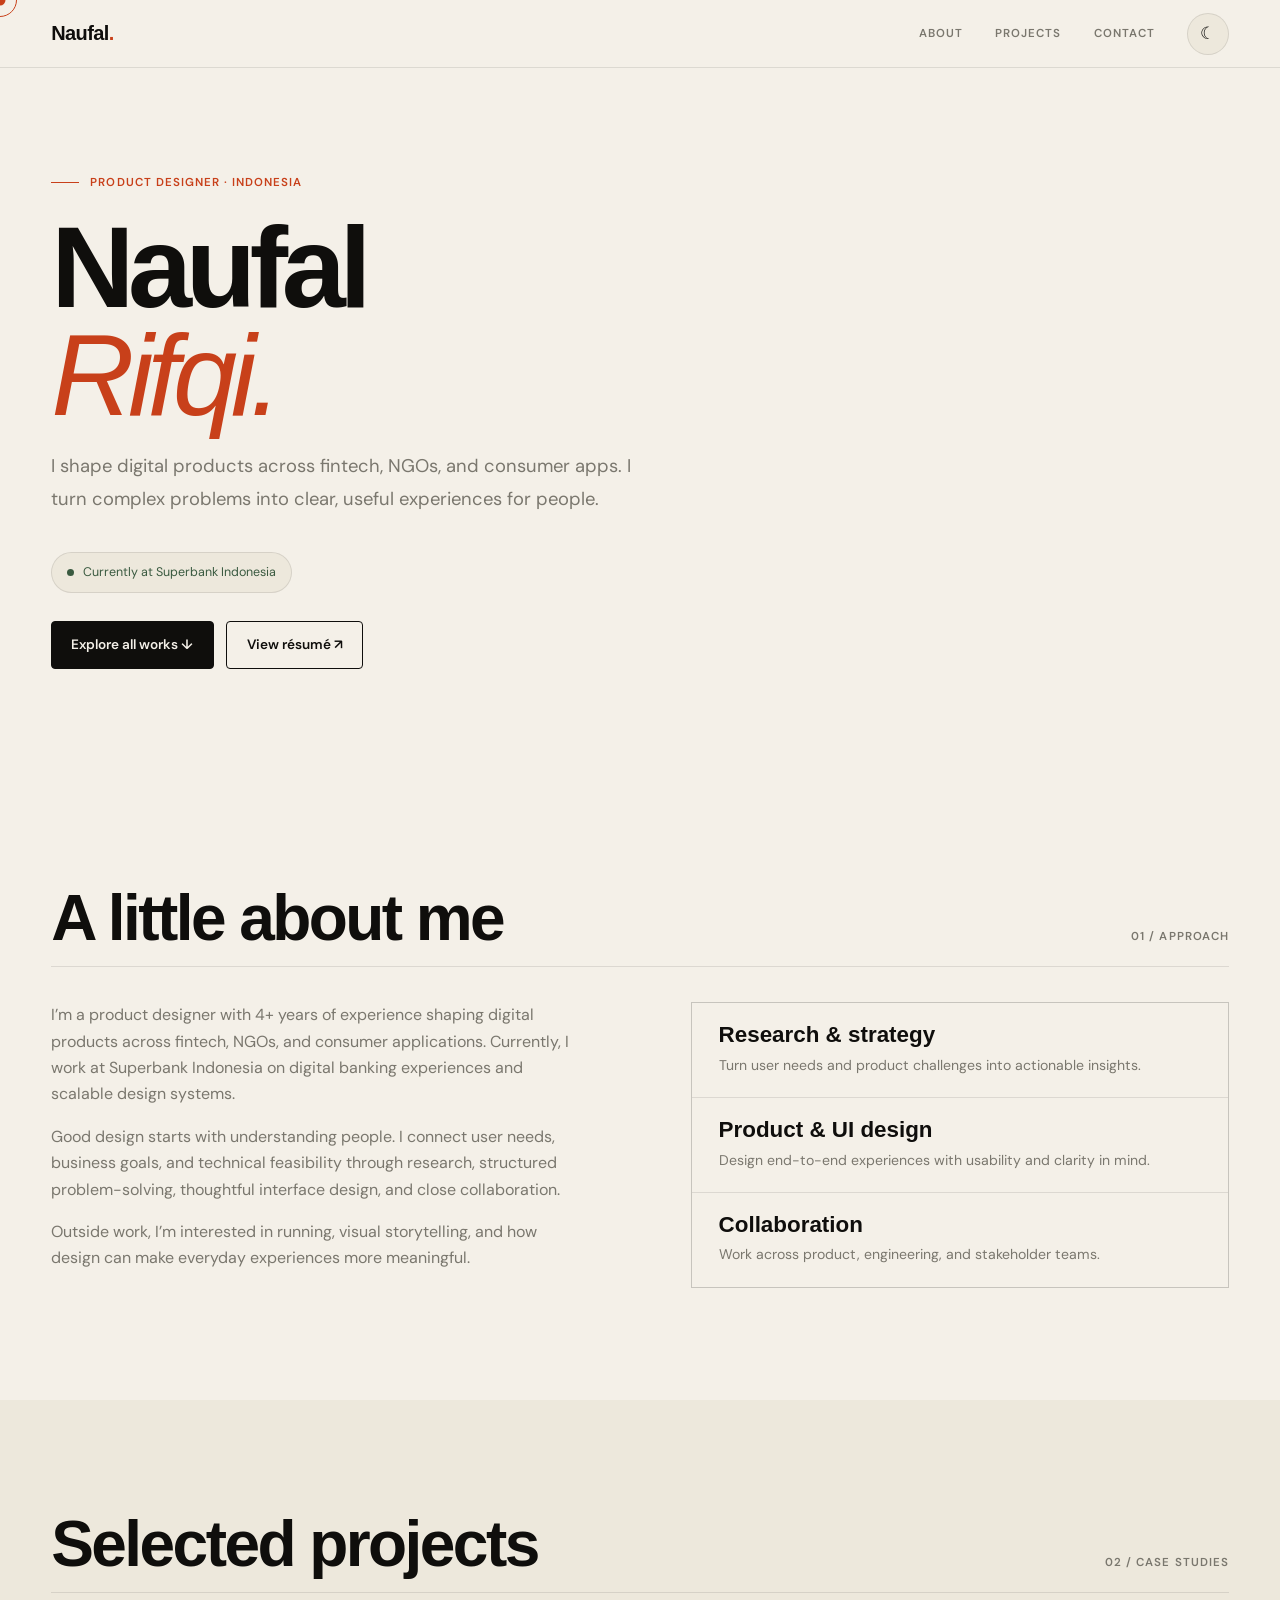
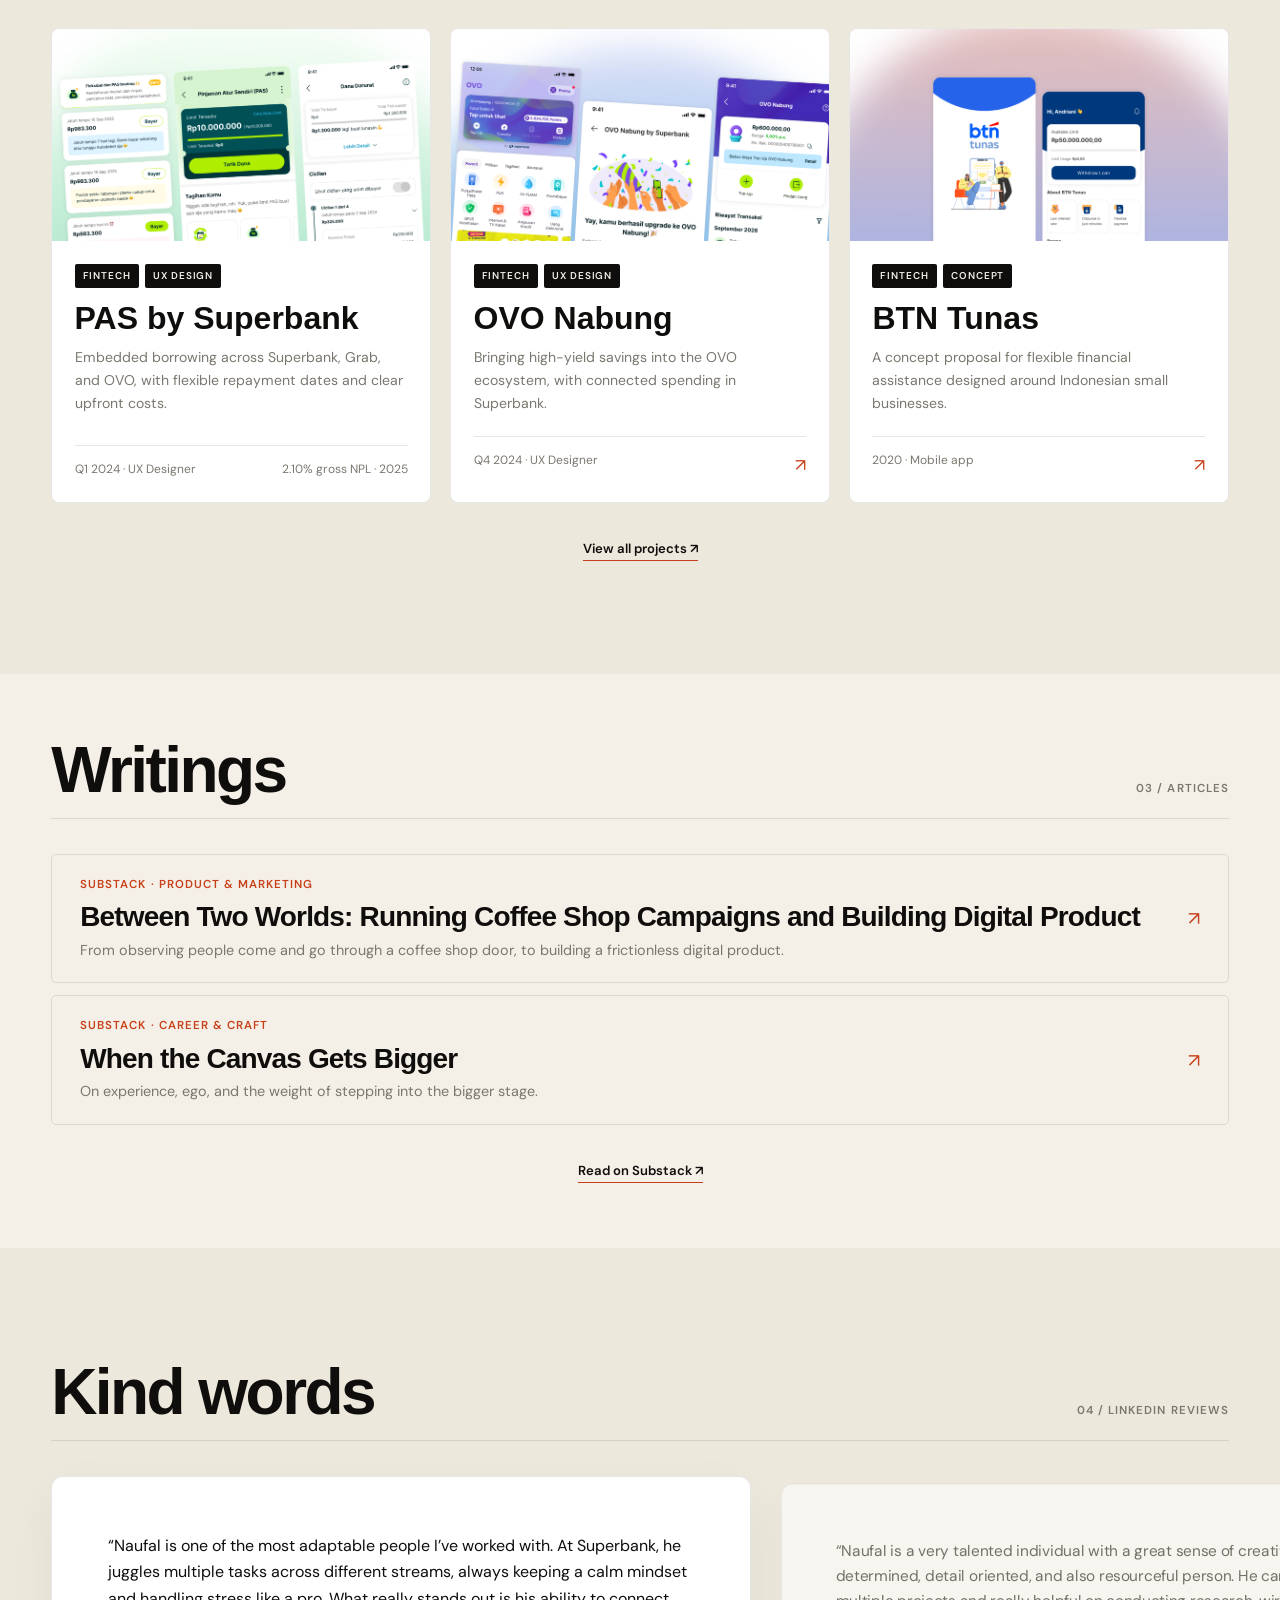
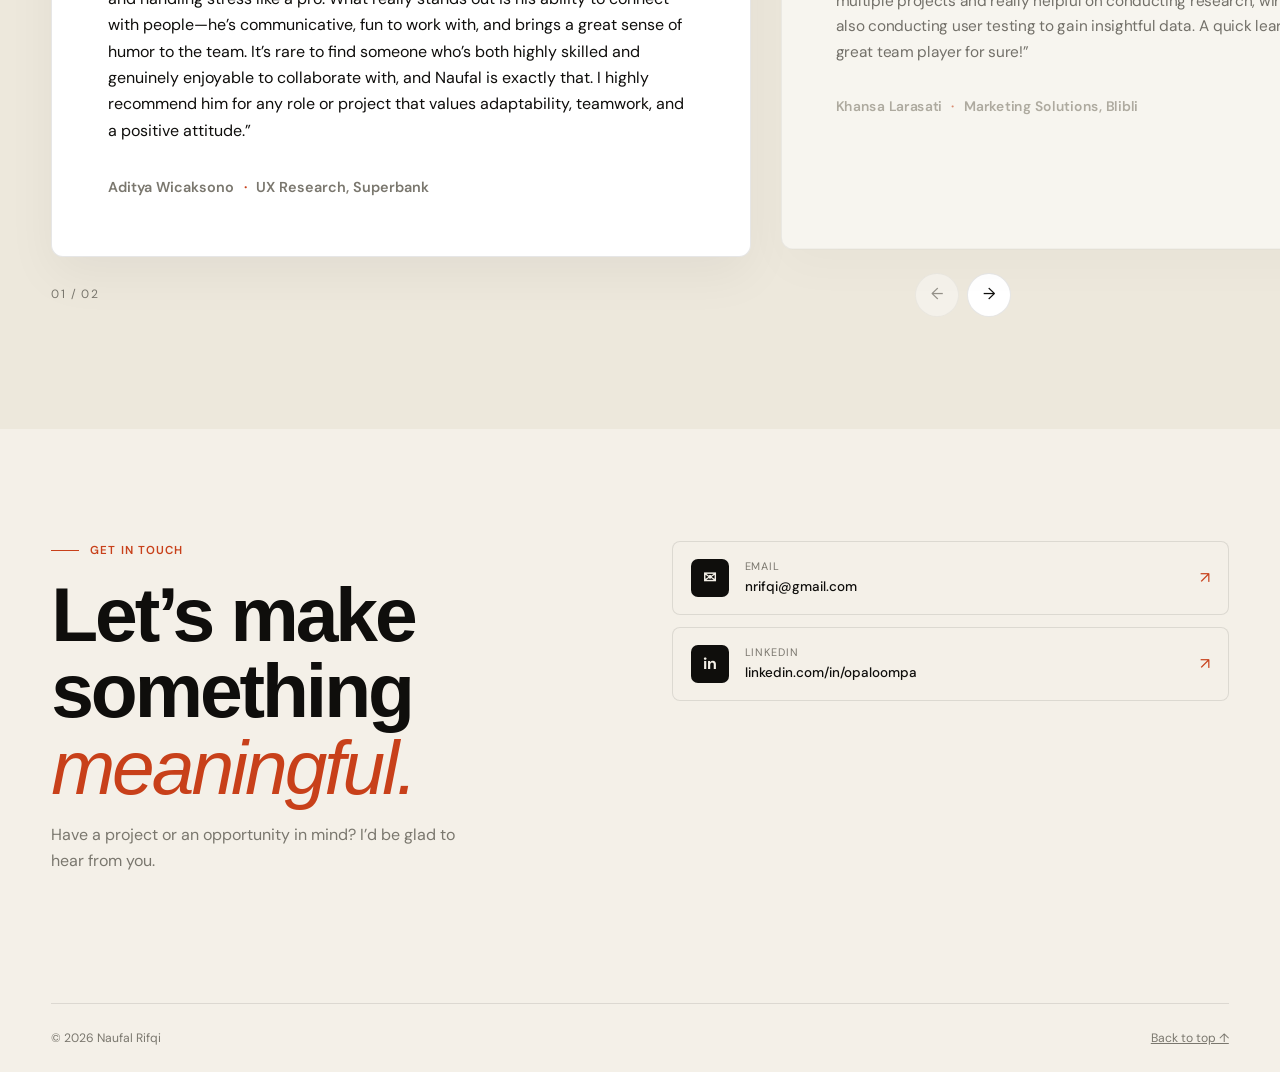
<file: index.html>
<!doctype html>
<html lang="en" data-theme="light">
<head>
  <meta name="google-site-verification" content="google-site-verification=0QAJGbiqvICHNFeq0qf4vbIvYSE_FVj4xeDTEEnrs9o">
  <meta charset="utf-8">
  <meta name="viewport" content="width=device-width, initial-scale=1">
  <meta name="description" content="Naufal Rifqi is a product designer in Indonesia shaping digital products across fintech, NGOs, and consumer apps.">
  <title>Naufal Rifqi — Product Designer</title>
  <link rel="preconnect" href="https://fonts.googleapis.com">
  <link rel="preconnect" href="https://fonts.gstatic.com" crossorigin>
  <link href="https://fonts.googleapis.com/css2?family=Open+Sans:ital,wght@0,300..800;1,300..800&family=DM+Sans:opsz,wght@9..40,300;9..40,400;9..40,500&display=swap" rel="stylesheet">
  <link rel="stylesheet" href="portfolio.css">
</head>
<body>
  <header class="topbar">
    <nav class="nav wrap" aria-label="Main navigation">
      <a class="logo" href="#home" aria-label="Naufal Rifqi home">Naufal<b>.</b></a>
      <div class="navlinks">
        <a href="#framework">About</a>
        <a href="Works.html">Projects</a>
        <a href="#contact">Contact</a>
        <button class="theme" id="themeToggle" type="button" aria-label="Switch to dark theme">☾</button>
        <button class="hamburger" id="hamburger" type="button" aria-label="Open menu" aria-expanded="false" aria-controls="mobileMenu"><span></span><span></span><span></span></button>
      </div>
    </nav>
  </header>

  <div class="mobile-menu" id="mobileMenu" aria-label="Mobile navigation">
    <a href="#framework">About</a>
    <a href="Works.html">Projects</a>
    <a href="#contact">Contact</a>
  </div>

  <main id="home">
    <section class="hero wrap">
      <div>
        <div class="eyebrow">Product designer · Indonesia</div>
        <h1>Naufal<br><em>Rifqi.</em></h1>
        <p class="lead">I shape digital products across fintech, NGOs, and consumer apps. I turn complex problems into clear, useful experiences for people.</p>
        <div class="availability"><i aria-hidden="true"></i>Currently at Superbank Indonesia</div>
        <div class="actions">
          <a class="button" href="#works">Explore all works ↓</a>
          <a class="button alt" href="https://drive.google.com/file/d/1dwVSzPaGD3O8yzA_kdMtYCm-_9rvapue/view?usp=drive_link" target="_blank" rel="noopener noreferrer">View résumé ↗</a>
        </div>
      </div>
    </section>

    <section class="section" id="framework">
      <div class="wrap">
        <div class="section-head">
          <h2>A little about me</h2>
          <span class="section-index">01 / Approach</span>
        </div>
        <div class="about-grid">
          <div class="about-copy reveal">
            <p>I’m a product designer with 4+ years of experience shaping digital products across fintech, NGOs, and consumer applications. Currently, I work at Superbank Indonesia on digital banking experiences and scalable design systems.</p>
            <p>Good design starts with understanding people. I connect user needs, business goals, and technical feasibility through research, structured problem-solving, thoughtful interface design, and close collaboration.</p>
            <p>Outside work, I’m interested in running, visual storytelling, and how design can make everyday experiences more meaningful.</p>
          </div>
          <div class="framework-list reveal" aria-label="My design framework">
            <article class="framework-item"><h3>Research &amp; strategy</h3><p>Turn user needs and product challenges into actionable insights.</p></article>
            <article class="framework-item"><h3>Product &amp; UI design</h3><p>Design end-to-end experiences with usability and clarity in mind.</p></article>
            <article class="framework-item"><h3>Collaboration</h3><p>Work across product, engineering, and stakeholder teams.</p></article>
          </div>
        </div>
      </div>
    </section>

    <section class="section alt-bg" id="works">
      <div class="wrap">
        <div class="section-head">
          <h2>Selected projects</h2>
          <span class="section-index">02 / Case studies</span>
        </div>
        <div class="projects">
          <a class="project reveal" href="PAS Cash by Superbank.html">
            <div class="project-art" aria-hidden="true"><img src="assets/Thumbnail_PAS-by-superbank.png" alt="" loading="lazy"></div>
            <div class="project-body"><div class="tags"><span class="tag">Fintech</span><span class="tag">UX design</span></div><h3>PAS by Superbank</h3><p>Embedded borrowing across Superbank, Grab, and OVO, with flexible repayment dates and clear upfront costs.</p><div class="project-foot"><span>Q1 2024 · UX Designer</span><span>2.10% gross NPL · 2025</span></div></div>
          </a>
          <a class="project reveal" href="OVO Nabung by Superbank.html">
            <div class="project-art" aria-hidden="true"><img src="assets/Thumbnail_OVO-Nabung.png" alt="" loading="lazy"></div>
            <div class="project-body"><div class="tags"><span class="tag">Fintech</span><span class="tag">UX design</span></div><h3>OVO Nabung</h3><p>Bringing high-yield savings into the OVO ecosystem, with connected spending in Superbank.</p><div class="project-foot"><span>Q4 2024 · UX Designer</span><span class="arrow">↗</span></div></div>
          </a>
          <a class="project reveal" href="BTN Tunas.html">
            <div class="project-art" aria-hidden="true"><img src="assets/Thumbnail_BTN-Tunas.png" alt="" loading="lazy"></div>
            <div class="project-body"><div class="tags"><span class="tag">Fintech</span><span class="tag">Concept</span></div><h3>BTN Tunas</h3><p>A concept proposal for flexible financial assistance designed around Indonesian small businesses.</p><div class="project-foot"><span>2020 · Mobile app</span><span class="arrow">↗</span></div></div>
          </a>
        </div>
        <p class="all-works"><a href="Works.html">View all projects ↗</a></p>
      </div>
    </section>

    <section class="section articles-section" id="articles" aria-label="Articles">
      <div class="wrap">
        <div class="section-head">
          <h2>Writings</h2>
          <span class="section-index">03 / Articles</span>
        </div>
        <div class="article-list" id="articleList" aria-live="polite">
          <a class="article-card reveal visible" href="https://opaloompa.substack.com/p/between-two-worlds-running-coffee" target="_blank" rel="noopener noreferrer">
            <div class="article-card-copy">
              <span class="article-label">Substack · Product &amp; marketing</span>
              <h3>Between Two Worlds: Running Coffee Shop Campaigns and Building Digital Product</h3>
              <p>From observing people come and go through a coffee shop door, to building a frictionless digital product.</p>
            </div>
            <span class="article-arrow" aria-hidden="true">↗</span>
          </a>
          <a class="article-card reveal visible" href="https://opaloompa.substack.com/p/when-the-canvas-gets-bigger" target="_blank" rel="noopener noreferrer">
            <div class="article-card-copy">
              <span class="article-label">Substack · Career &amp; craft</span>
              <h3>When the Canvas Gets Bigger</h3>
              <p>On experience, ego, and the weight of stepping into the bigger stage.</p>
            </div>
            <span class="article-arrow" aria-hidden="true">↗</span>
          </a>
        </div>
        <p class="all-works"><a href="https://opaloompa.substack.com/" target="_blank" rel="noopener noreferrer">Read on Substack ↗</a></p>
      </div>
    </section>

    <section class="section reviews-section" id="reviews" aria-label="LinkedIn reviews">
      <div class="wrap">
        <div class="section-head">
          <h2>Kind words</h2>
          <span class="section-index">04 / LinkedIn reviews</span>
        </div>
        <div class="review-slider" aria-roledescription="carousel">
          <div class="review-viewport" id="reviewViewport" aria-live="off">
            <div class="review-track" id="reviewTrack">
              <article class="review-card"><p>“Naufal is one of the most adaptable people I’ve worked with. At Superbank, he juggles multiple tasks across different streams, always keeping a calm mindset and handling stress like a pro. What really stands out is his ability to connect with people—he’s communicative, fun to work with, and brings a great sense of humor to the team. It’s rare to find someone who’s both highly skilled and genuinely enjoyable to collaborate with, and Naufal is exactly that. I highly recommend him for any role or project that values adaptability, teamwork, and a positive attitude.”</p><div class="review-byline">Aditya Wicaksono <span>·</span> UX Research, Superbank</div></article>
              <article class="review-card"><p>“Naufal is a very talented individual with a great sense of creativity. A very determined, detail oriented, and also resourceful person. He can manage multiple projects and really helpful on conducting research, wire framing, and also conducting user testing to gain insightful data. A quick learner and also a great team player for sure!”</p><div class="review-byline">Khansa Larasati <span>·</span> Marketing Solutions, Blibli</div></article>
            </div>
          </div>
          <div class="review-controls">
            <span class="review-count" id="reviewCount">01 / 03</span>
            <div><button type="button" id="reviewPrev" aria-label="Previous review">←</button><button type="button" id="reviewNext" aria-label="Next review">→</button></div>
          </div>
        </div>
      </div>
    </section>

    <section class="section" id="contact">
      <div class="wrap contact-layout">
        <div class="contact-copy reveal">
          <div class="eyebrow">Get in touch</div>
          <h2>Let’s make something <em>meaningful.</em></h2>
          <p>Have a project or an opportunity in mind? I’d be glad to hear from you.</p>
        </div>
        <div class="social-links reveal">
          <a class="social-link" href="mailto:nrifqi@gmail.com"><span class="social-icon" aria-hidden="true">✉</span><span><small>Email</small><strong>nrifqi@gmail.com</strong></span><span class="social-arrow">↗</span></a>
          <a class="social-link" href="https://www.linkedin.com/in/opaloompa/" target="_blank" rel="noopener noreferrer"><span class="social-icon" aria-hidden="true">in</span><span><small>LinkedIn</small><strong>linkedin.com/in/opaloompa</strong></span><span class="social-arrow">↗</span></a>
        </div>
      </div>
    </section>
  </main>

  <div class="wrap"><footer class="footer"><span>© <span id="year"></span> Naufal Rifqi</span><a href="#home">Back to top ↑</a></footer></div>

  <script>
    const root = document.documentElement;
    const themeToggle = document.getElementById('themeToggle');
    const savedTheme = localStorage.getItem('portfolio-theme');
    if (savedTheme === 'dark' || savedTheme === 'light') root.dataset.theme = savedTheme;
    function syncThemeButton() {
      const dark = root.dataset.theme === 'dark';
      themeToggle.textContent = dark ? '☀' : '☾';
      themeToggle.setAttribute('aria-label', dark ? 'Switch to light theme' : 'Switch to dark theme');
    }
    syncThemeButton();
    themeToggle.addEventListener('click', () => {
      root.dataset.theme = root.dataset.theme === 'dark' ? 'light' : 'dark';
      localStorage.setItem('portfolio-theme', root.dataset.theme);
      syncThemeButton();
      themeToggle.classList.remove('is-switching');
      void themeToggle.offsetWidth;
      themeToggle.classList.add('is-switching');
      window.setTimeout(() => themeToggle.classList.remove('is-switching'), 600);
    });

    const menu = document.getElementById('mobileMenu');
    const hamburger = document.getElementById('hamburger');
    function closeMenu() {
      menu.classList.remove('open');
      hamburger.classList.remove('open');
      hamburger.setAttribute('aria-expanded', 'false');
      hamburger.setAttribute('aria-label', 'Open menu');
    }
    hamburger.addEventListener('click', () => {
      const open = !menu.classList.contains('open');
      menu.classList.toggle('open', open);
      hamburger.classList.toggle('open', open);
      hamburger.setAttribute('aria-expanded', String(open));
      hamburger.setAttribute('aria-label', open ? 'Close menu' : 'Open menu');
    });
    menu.querySelectorAll('a').forEach(link => link.addEventListener('click', closeMenu));
    document.addEventListener('keydown', event => { if (event.key === 'Escape') closeMenu(); });

    const revealObserver = new IntersectionObserver(entries => entries.forEach(entry => {
      if (entry.isIntersecting) {
        entry.target.classList.add('visible');
        revealObserver.unobserve(entry.target);
      }
    }), { threshold: .12 });
    document.querySelectorAll('.reveal').forEach(element => revealObserver.observe(element));
    document.getElementById('year').textContent = new Date().getFullYear();

    const articleList = document.getElementById('articleList');
    const substackFeed = 'https://api.rss2json.com/v1/api.json?rss_url=' + encodeURIComponent('https://opaloompa.substack.com/feed');
    fetch(substackFeed)
      .then(response => {
        if (!response.ok) throw new Error('Substack feed unavailable');
        return response.json();
      })
      .then(data => {
        if (data.status !== 'ok' || !Array.isArray(data.items) || !data.items.length) return;
        const parser = new DOMParser();
        const fragment = document.createDocumentFragment();
        data.items.slice(0, 3).forEach(post => {
          const card = document.createElement('a');
          card.className = 'article-card reveal visible';
          card.href = post.link;
          card.target = '_blank';
          card.rel = 'noopener noreferrer';
          const copy = document.createElement('div');
          copy.className = 'article-card-copy';
          const label = document.createElement('span');
          label.className = 'article-label';
          label.textContent = 'Substack · ' + (post.categories?.[0] || 'Latest writing');
          const title = document.createElement('h3');
          title.textContent = post.title;
          const description = document.createElement('p');
          description.textContent = parser.parseFromString(post.description || '', 'text/html').body.textContent.trim().slice(0, 220);
          const arrow = document.createElement('span');
          arrow.className = 'article-arrow';
          arrow.setAttribute('aria-hidden', 'true');
          arrow.textContent = '↗';
          copy.append(label, title, description);
          card.append(copy, arrow);
          fragment.append(card);
        });
        articleList.replaceChildren(fragment);
      })
      .catch(() => {});

    const reviewTrack = document.getElementById('reviewTrack');
    const reviewViewport = document.getElementById('reviewViewport');
    const reviewCards = [...reviewTrack.querySelectorAll('.review-card')];
    const reviewPrev = document.getElementById('reviewPrev');
    const reviewNext = document.getElementById('reviewNext');
    const reviewCount = document.getElementById('reviewCount');
    let activeReview = 0;

    function positionReviewTrack(animate = true) {
      const card = reviewCards[activeReview];
      if (!card) return;
      reviewTrack.classList.toggle('is-instant', !animate);
      reviewTrack.style.transform = 'translateX(' + (-card.offsetLeft) + 'px)';
      if (!animate) {
        void reviewTrack.offsetWidth;
        reviewTrack.classList.remove('is-instant');
      }
    }

    function updateReviewState() {
      reviewCards.forEach((card, index) => card.setAttribute('aria-hidden', String(index !== activeReview)));
      reviewCount.textContent = String(activeReview + 1).padStart(2, '0') + ' / ' + String(reviewCards.length).padStart(2, '0');
      reviewPrev.disabled = activeReview === 0;
      reviewNext.disabled = activeReview >= reviewCards.length - 1;
    }

    function moveReview(direction) {
      const nextIndex = activeReview + direction;
      if (nextIndex < 0 || nextIndex >= reviewCards.length) return false;
      activeReview = nextIndex;
      updateReviewState();
      positionReviewTrack();
      return true;
    }

    if (!reviewCards.length) {
      document.querySelector('.review-slider').hidden = true;
    } else {
      updateReviewState();
      positionReviewTrack(false);
    }

    let reviewTimer = null;
    function restartReviewTimer() {
      window.clearInterval(reviewTimer);
      reviewTimer = reviewCards.length > 1 && activeReview < reviewCards.length - 1
        ? window.setInterval(() => {
            if (moveReview(1) && activeReview === reviewCards.length - 1) {
              window.clearInterval(reviewTimer);
              reviewTimer = null;
            }
          }, 8000)
        : null;
    }

    reviewPrev.addEventListener('click', () => {
      if (moveReview(-1)) restartReviewTimer();
    });
    reviewNext.addEventListener('click', () => {
      if (moveReview(1)) restartReviewTimer();
    });

    let pointerStartX = null;
    let dragStartTranslate = 0;
    let dragDelta = 0;
    reviewViewport.addEventListener('pointerdown', event => {
      if (reviewCards.length < 2 || event.button !== 0 || event.target.closest('button')) return;
      pointerStartX = event.clientX;
      dragDelta = 0;
      dragStartTranslate = -reviewCards[activeReview].offsetLeft;
      reviewTrack.classList.add('is-dragging');
      reviewViewport.classList.add('is-dragging');
      window.clearInterval(reviewTimer);
      reviewViewport.setPointerCapture(event.pointerId);
    });
    reviewViewport.addEventListener('pointermove', event => {
      if (pointerStartX === null) return;
      dragDelta = event.clientX - pointerStartX;
      if (Math.abs(dragDelta) > 8) event.preventDefault();
      reviewTrack.style.transform = 'translateX(' + (dragStartTranslate + dragDelta) + 'px)';
    });
    function finishReviewDrag() {
      if (pointerStartX === null) return;
      reviewTrack.classList.remove('is-dragging');
      reviewViewport.classList.remove('is-dragging');
      const direction = Math.abs(dragDelta) > 55 ? (dragDelta < 0 ? 1 : -1) : 0;
      pointerStartX = null;
      if (!direction || !moveReview(direction)) positionReviewTrack();
      restartReviewTimer();
    }
    reviewViewport.addEventListener('pointerup', finishReviewDrag);
    reviewViewport.addEventListener('pointercancel', finishReviewDrag);

    let wheelIdleTimer = null;
    let wheelLocked = false;
    reviewViewport.addEventListener('wheel', event => {
      const direction = event.deltaX > 0 ? 1 : -1;
      if (Math.abs(event.deltaX) <= Math.abs(event.deltaY) || Math.abs(event.deltaX) < 30) return;
      if ((direction < 0 && activeReview === 0) || (direction > 0 && activeReview === reviewCards.length - 1)) return;
      event.preventDefault();
      window.clearTimeout(wheelIdleTimer);
      wheelIdleTimer = window.setTimeout(() => { wheelLocked = false; }, 600);
      if (wheelLocked) return;
      wheelLocked = true;
      if (moveReview(direction)) restartReviewTimer();
    }, { passive: false });

    window.addEventListener('resize', () => positionReviewTrack(false));
    restartReviewTimer();

    const cursor = document.createElement('div');
    const cursorRing = document.createElement('div');
    cursor.id = 'cursor';
    cursorRing.id = 'cursor-ring';
    document.body.append(cursor, cursorRing);
    let mouseX = 0, mouseY = 0, ringX = 0, ringY = 0;
    document.addEventListener('mousemove', event => {
      mouseX = event.clientX; mouseY = event.clientY;
      cursor.style.left = `${mouseX}px`; cursor.style.top = `${mouseY}px`;
    });
    function followCursor() {
      ringX += (mouseX - ringX) * .12; ringY += (mouseY - ringY) * .12;
      cursorRing.style.left = `${ringX}px`; cursorRing.style.top = `${ringY}px`;
      requestAnimationFrame(followCursor);
    }
    followCursor();
    document.querySelectorAll('a,button').forEach(element => {
      element.addEventListener('mouseenter', () => document.body.classList.add('cursor-hover'));
      element.addEventListener('mouseleave', () => document.body.classList.remove('cursor-hover'));
    });
  </script>
</body>
</html>
</file>
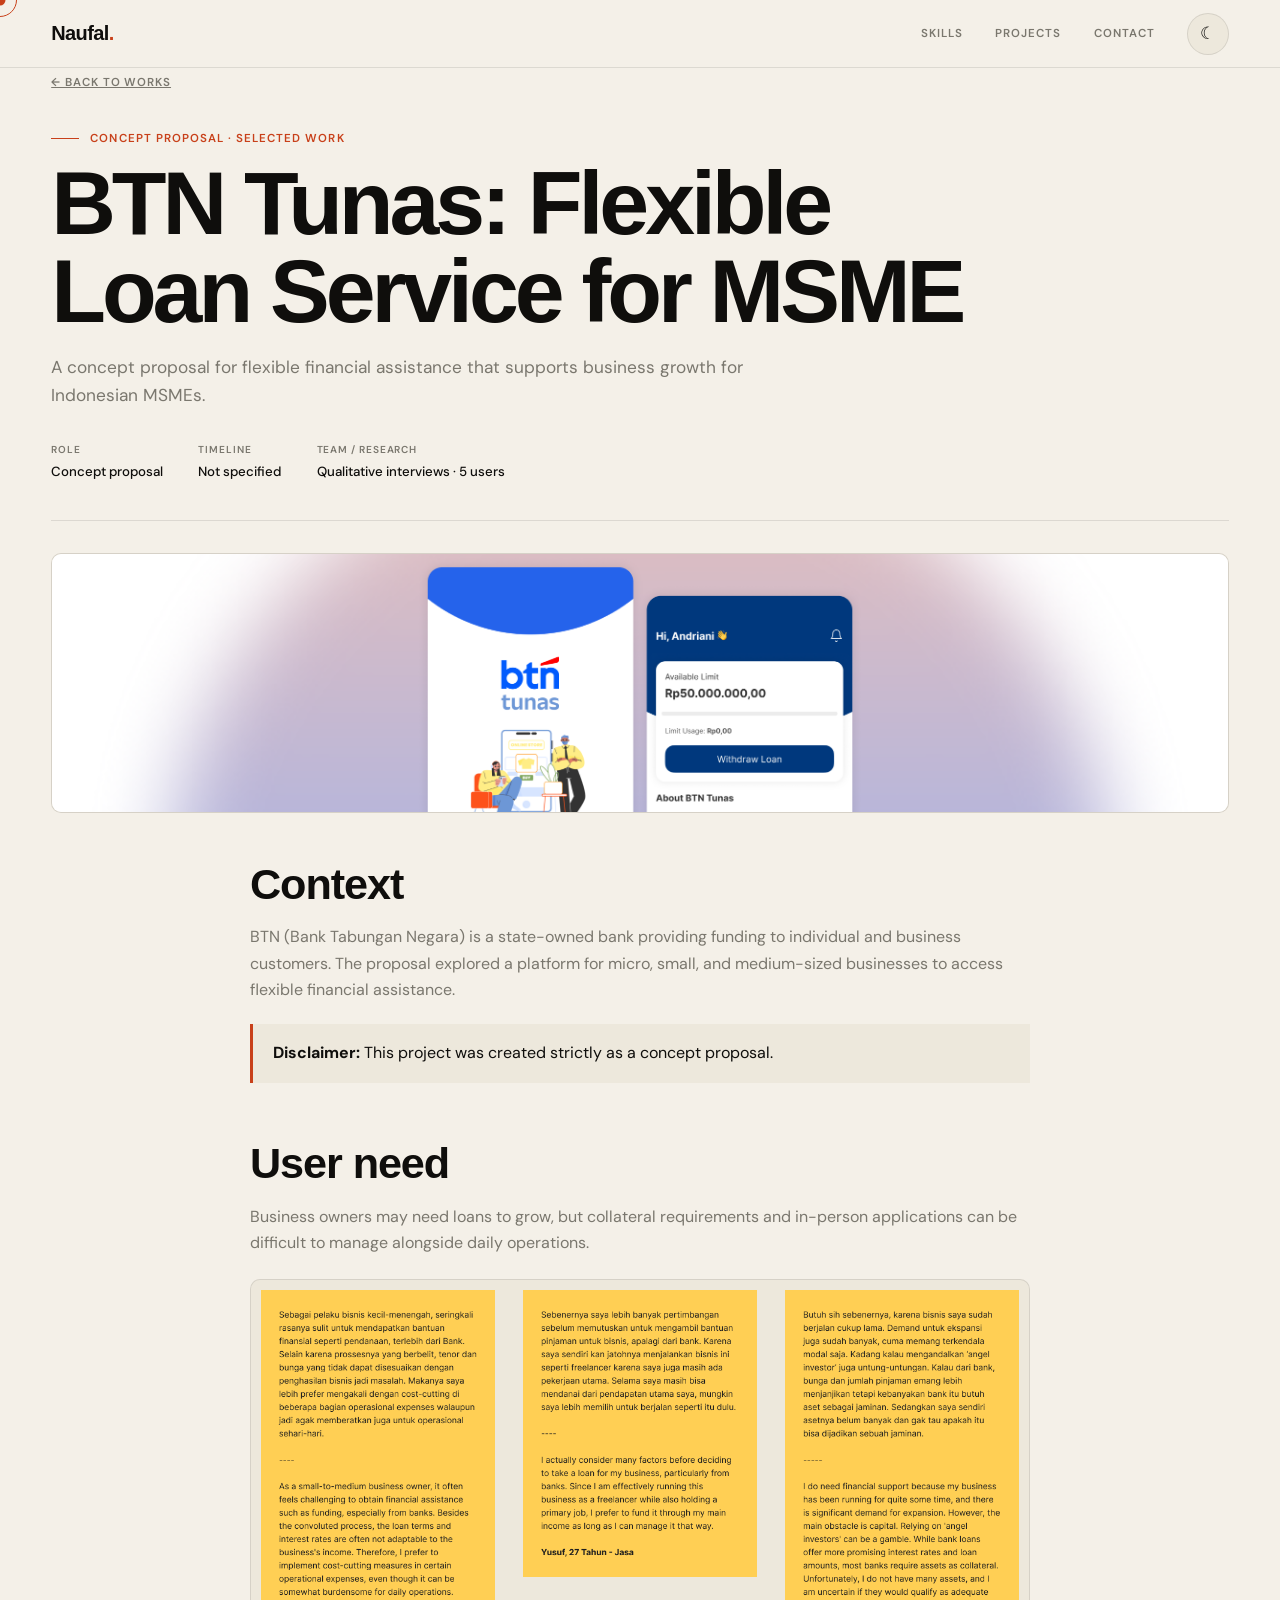
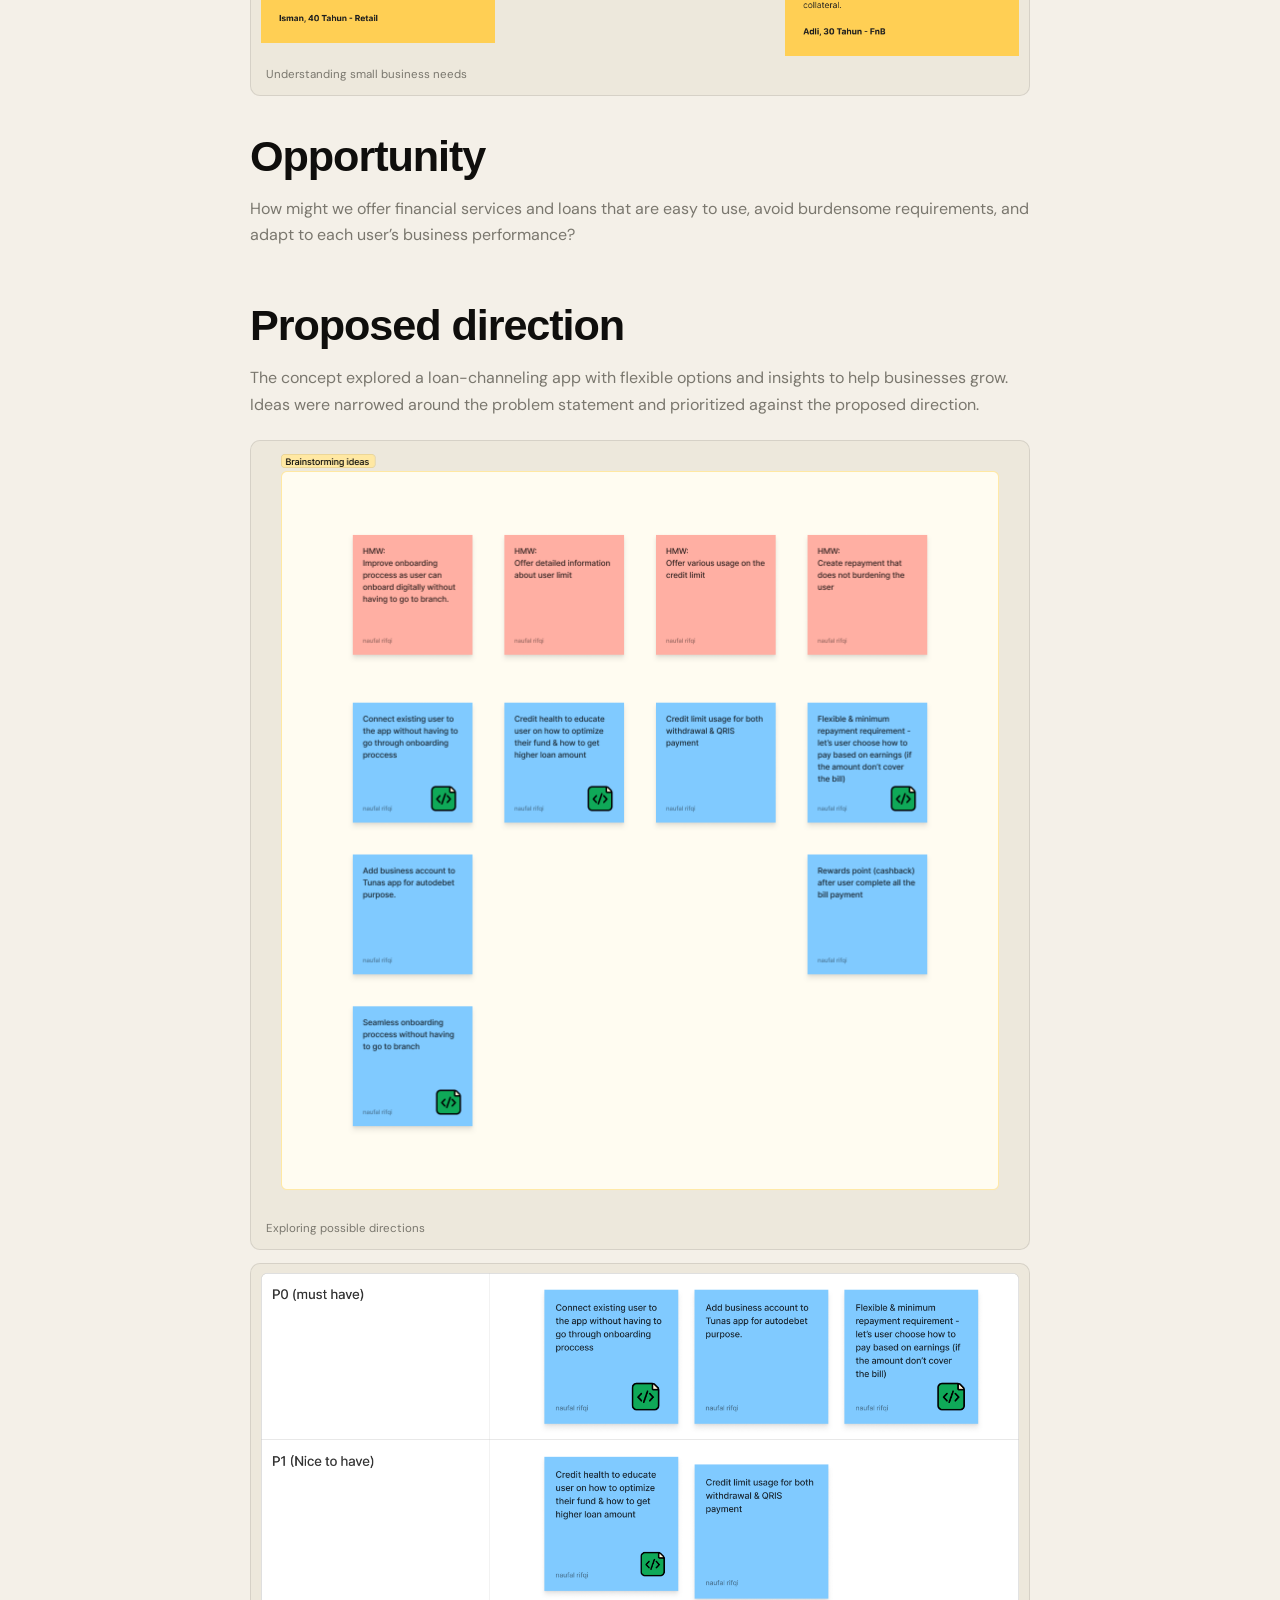
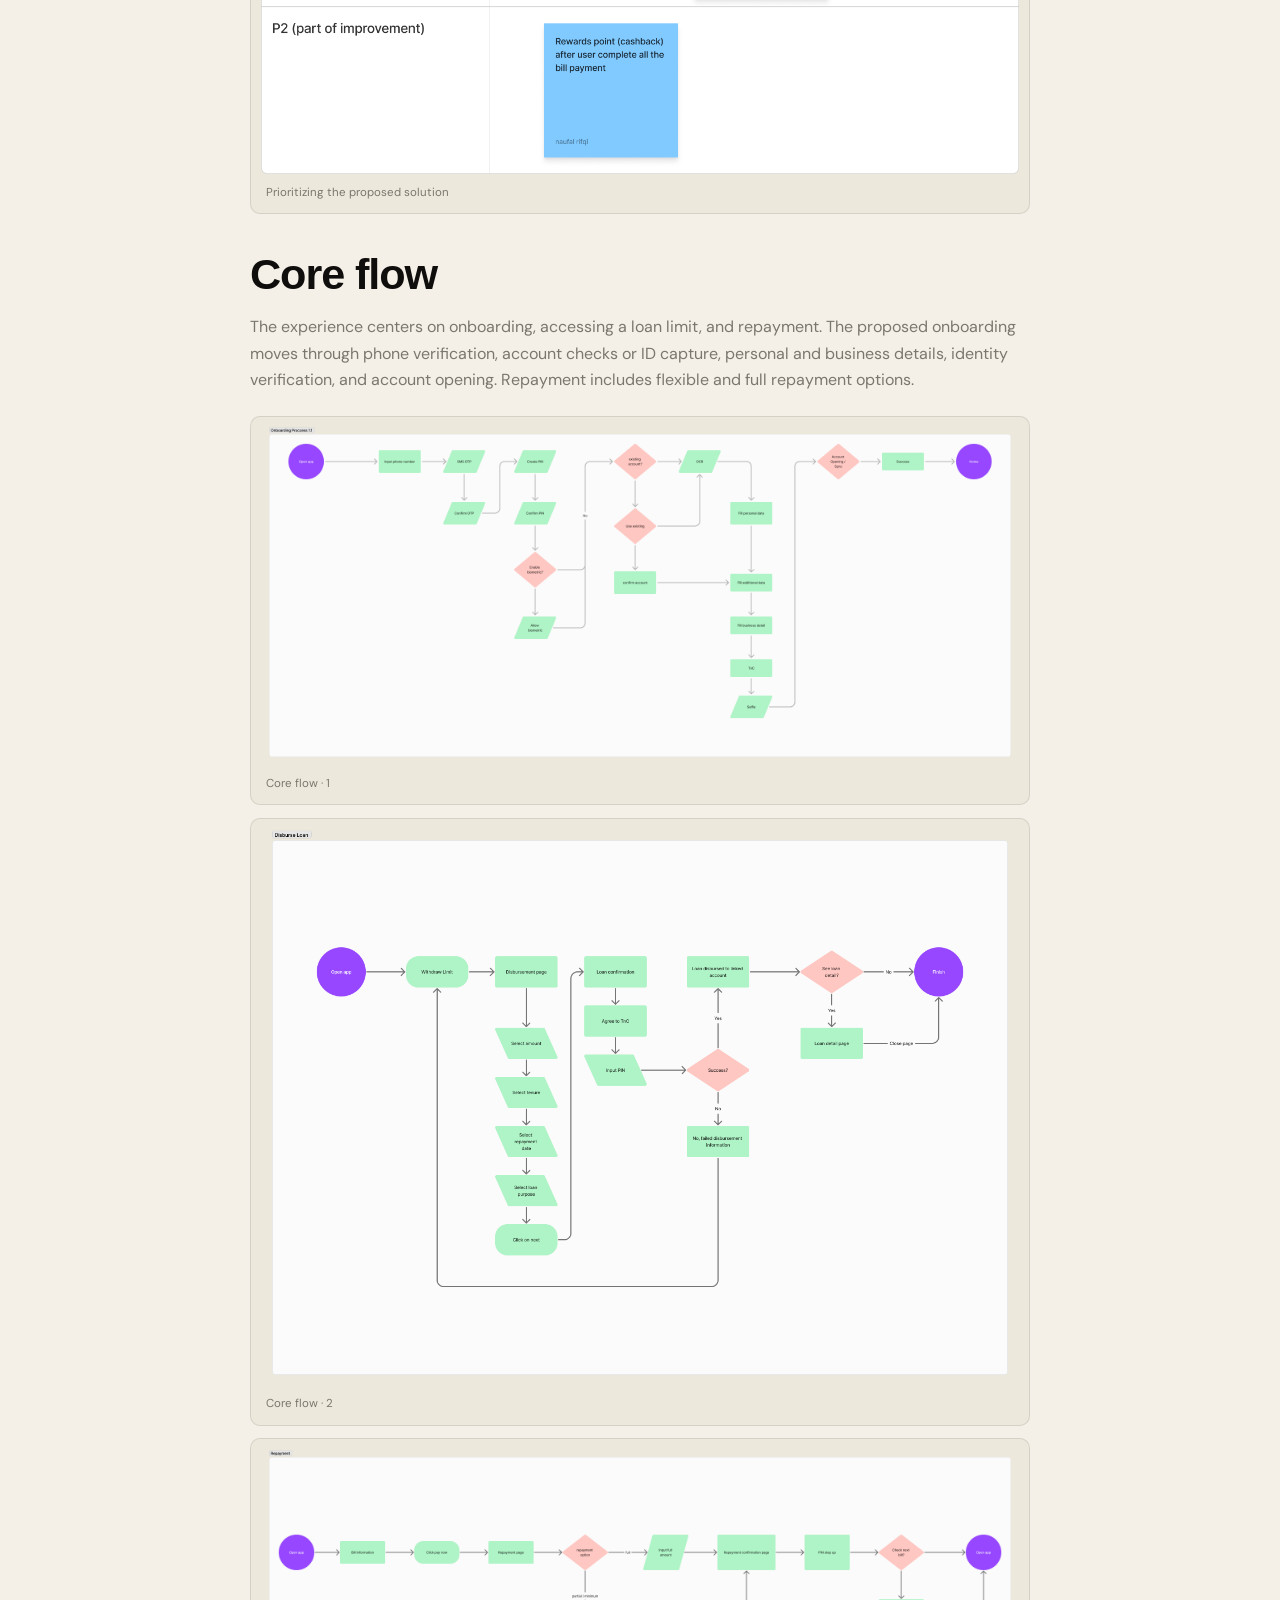
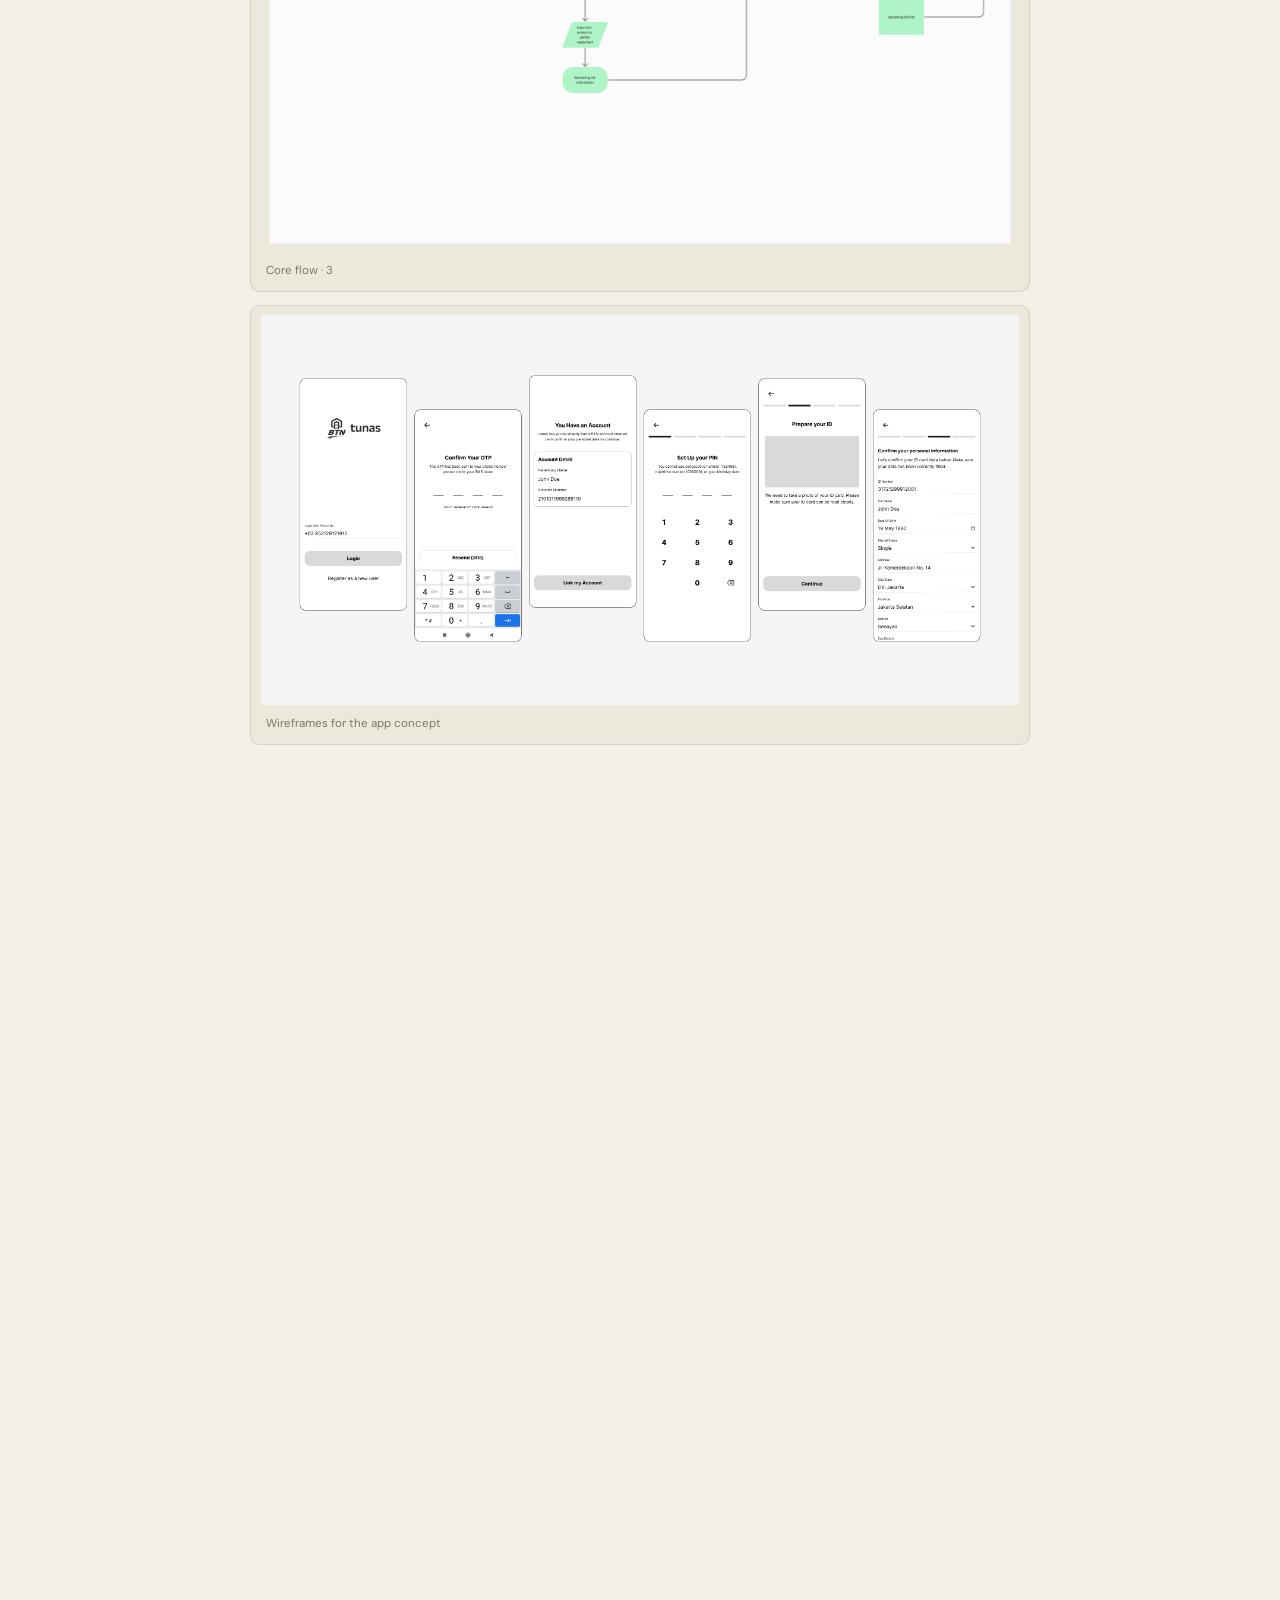
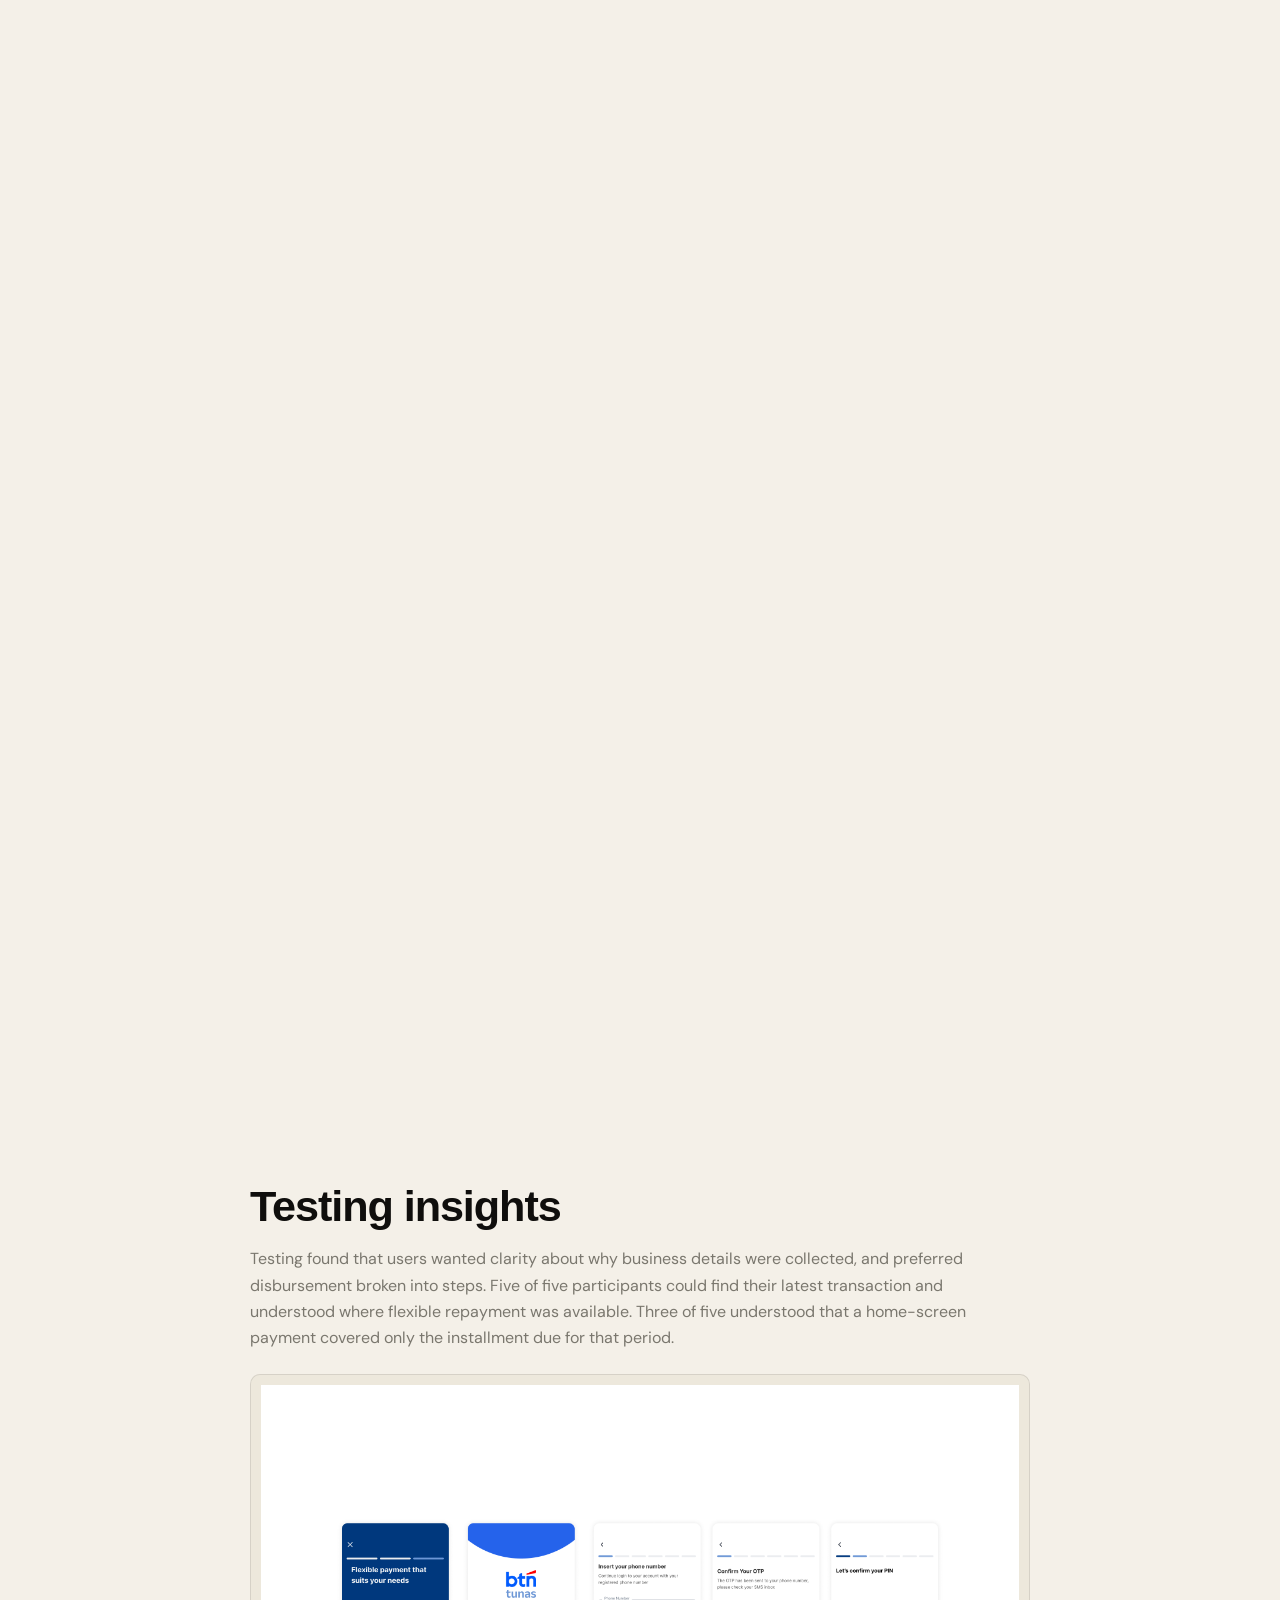
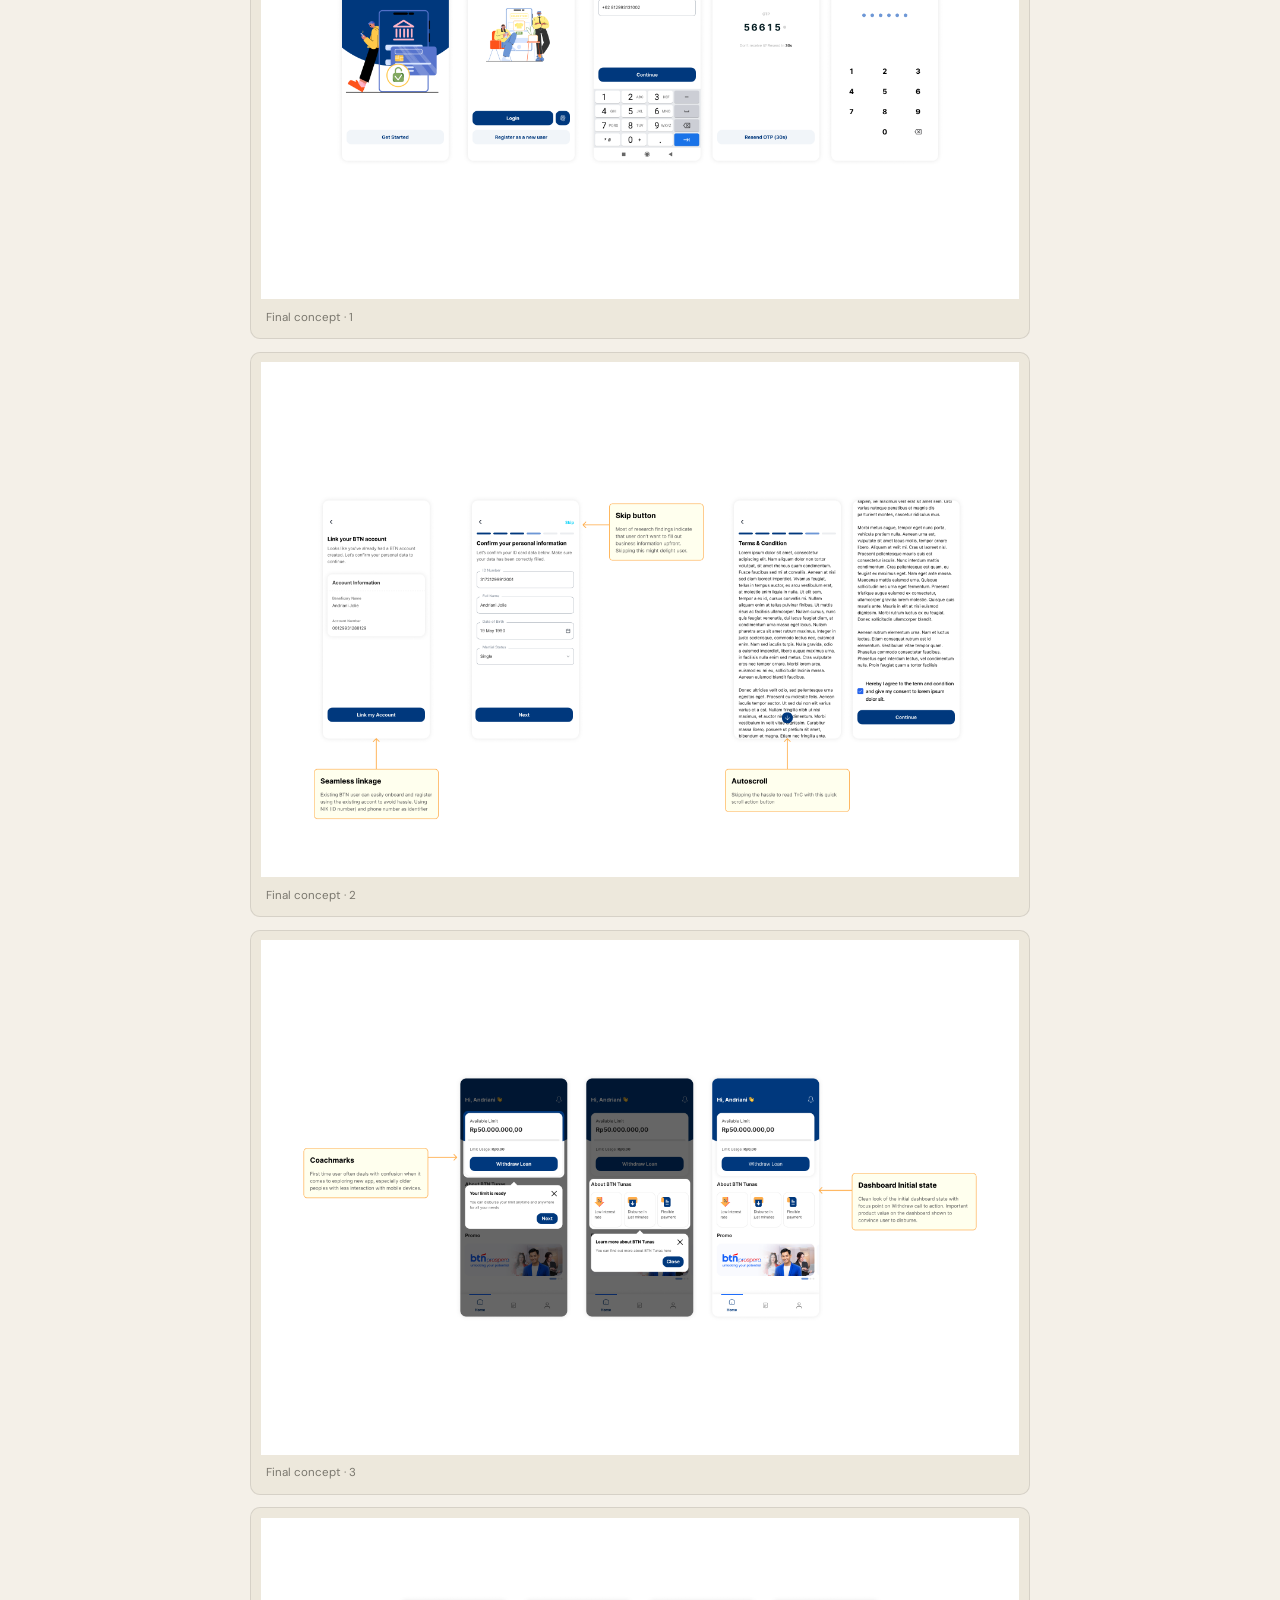
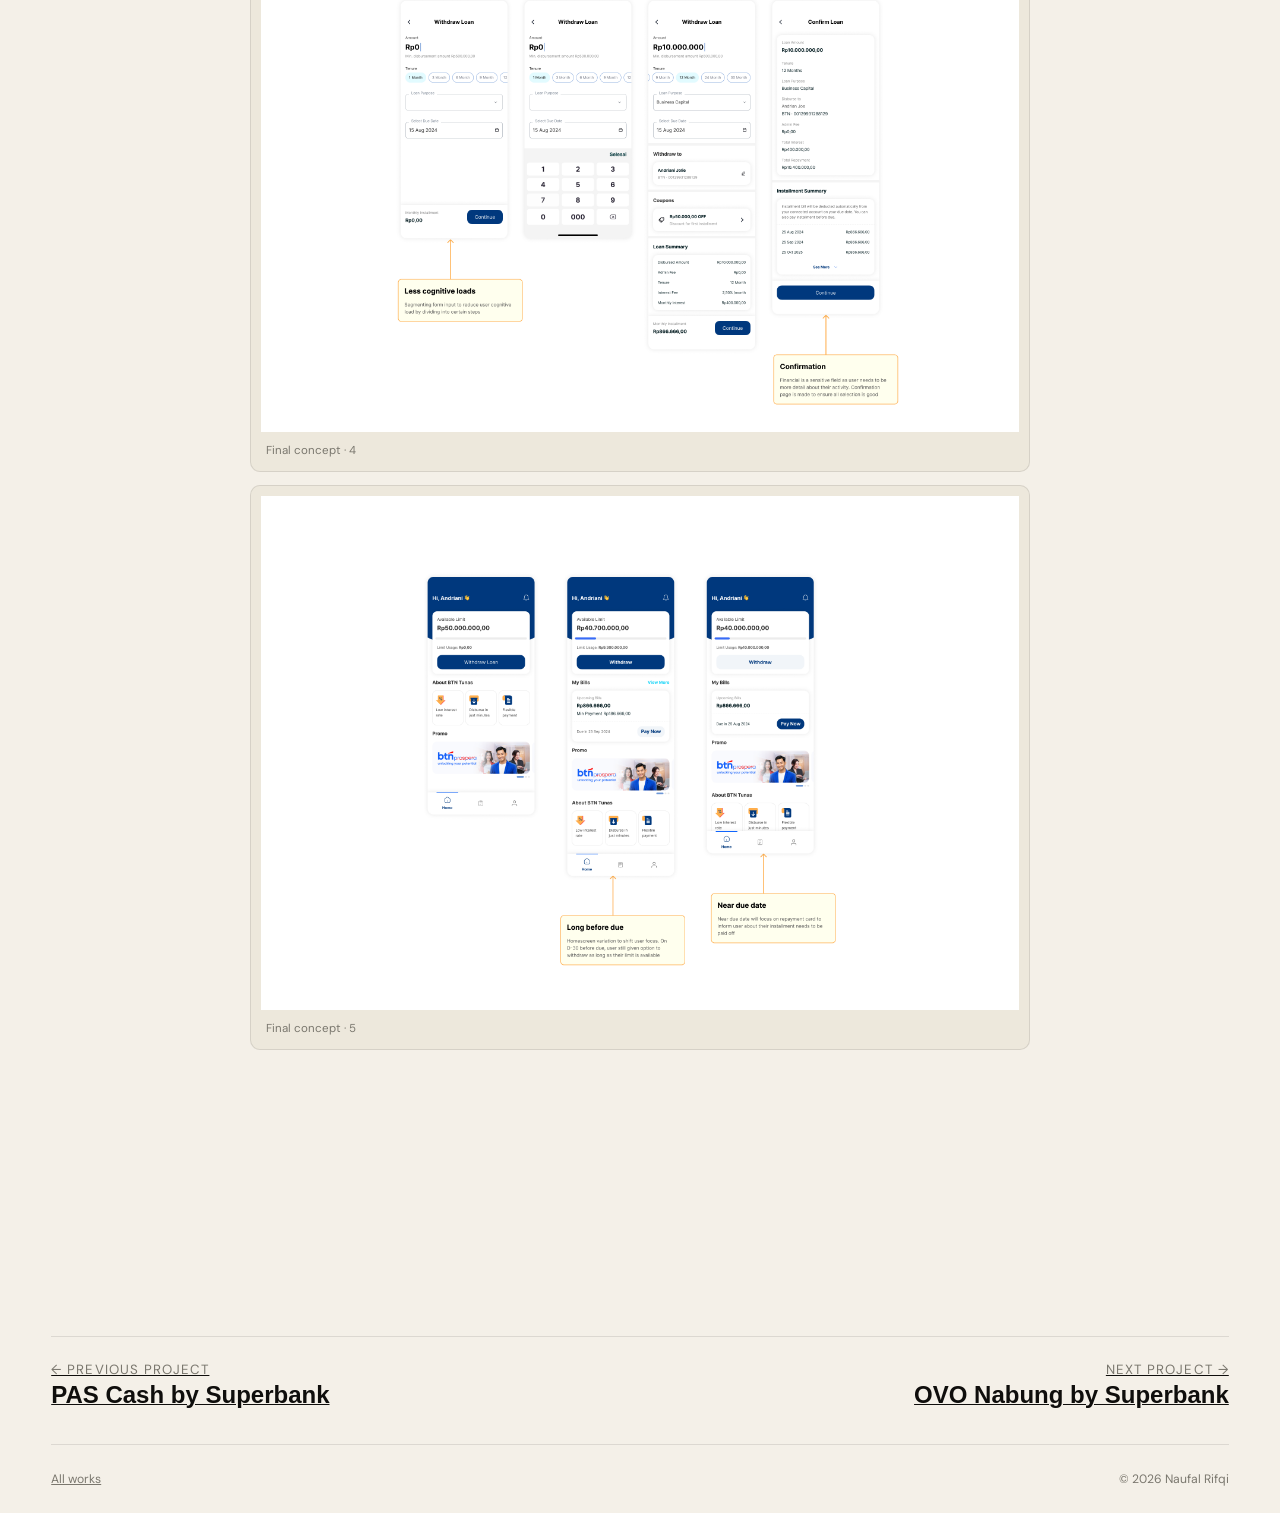
<file: BTN Tunas.html>
<!doctype html>
<html lang="en" data-theme="light">
  <head>
    <meta charset="utf-8">
    <meta name="viewport" content="width=device-width, initial-scale=1">
    <title>BTN Tunas: Flexible Loan Service for MSME — Naufal Rifqi</title>
    <meta name="description" content="A concept proposal for flexible financial assistance that supports business growth for Indonesian MSMEs.">
    
    <!-- Google Fonts -->
    <link rel="preconnect" href="https://fonts.googleapis.com">
    <link rel="preconnect" href="https://fonts.gstatic.com" crossorigin>
    <link href="https://fonts.googleapis.com/css2?family=DM+Serif+Display:ital@0;1&family=DM+Sans:opsz,wght@9..40,300;9..40,400;9..40,500&display=swap" rel="stylesheet">
    
    <!-- Stylesheets -->
    <link rel="stylesheet" href="portfolio.css">
  </head>
  <body>
    <!-- Top Navigation Bar -->
    <header class="topbar">
      <nav class="nav wrap">
        <a class="logo" href="index.html">Naufal<b>.</b></a>
        <div class="navlinks">
          <a href="index.html#framework">Skills</a>
          <a href="Works.html">Projects</a>
          <a href="index.html#contact">Contact</a>
          <button class="theme" id="themeToggle" aria-label="Switch to dark theme">☾</button>
          <button class="hamburger" id="hamburger" aria-label="Open menu" aria-expanded="false">
            <span></span>
            <span></span>
            <span></span>
          </button>
        </div>
      </nav>
    </header>

    <!-- Mobile Navigation Drawer -->
    <div class="mobile-menu" id="mobileMenu">
      <a href="index.html#framework">Skills</a>
      <a href="Works.html">Projects</a>
      <a href="index.html#contact">Contact</a>
    </div>

    <!-- Main Content Area -->
    <main class="wrap case-page">
      <a class="back" href="Works.html">← Back to Works</a>
      
      <header class="case-head">
        <div class="eyebrow">Concept proposal · Selected work</div>
        <h1>BTN Tunas: Flexible Loan Service for MSME</h1>
        <p class="case-intro">A concept proposal for flexible financial assistance that supports business growth for Indonesian MSMEs.</p>
        
        <div class="meta">
          <div class="meta-item">
            <span class="meta-label">Role</span>
            <span class="meta-value">Concept proposal</span>
          </div>
          <div class="meta-item">
            <span class="meta-label">Timeline</span>
            <span class="meta-value">Not specified</span>
          </div>
          <div class="meta-item">
            <span class="meta-label">Team / research</span>
            <span class="meta-value">Qualitative interviews · 5 users</span>
          </div>
        </div>
      </header>

      <div class="case-cover">
        <img src="assets/Thumbnail_BTN-Tunas.png" alt="BTN project cover">
      </div>

      <article class="case-content">
        <section class="case-section reveal">
          <h2>Context</h2>
          <p>BTN (Bank Tabungan Negara) is a state-owned bank providing funding to individual and business customers. The proposal explored a platform for micro, small, and medium-sized businesses to access flexible financial assistance.</p>
          <div class="callout">
            <strong>Disclaimer:</strong> This project was created strictly as a concept proposal.
          </div>
        </section>

        <section class="case-section reveal">
          <h2>User need</h2>
          <p>Business owners may need loans to grow, but collateral requirements and in-person applications can be difficult to manage alongside daily operations.</p>
          <div class="case-gallery">
            <figure class="case-visual"><img src="Projects/BTN Tunas App Concept/BTN-Tunas_Insights.png" alt="Research insights about small business lending needs" loading="lazy"><figcaption>Understanding small business needs</figcaption></figure>
          </div>
        </section>

        <section class="case-section reveal">
          <h2>Opportunity</h2>
          <p>How might we offer financial services and loans that are easy to use, avoid burdensome requirements, and adapt to each user’s business performance?</p>
        </section>

        <section class="case-section reveal">
          <h2>Proposed direction</h2>
          <p>The concept explored a loan-channeling app with flexible options and insights to help businesses grow. Ideas were narrowed around the problem statement and prioritized against the proposed direction.</p>
          <div class="case-gallery">
            <figure class="case-visual"><img src="Projects/BTN Tunas App Concept/BTN-Tunas_Brainstorming.png" alt="Brainstormed directions for the BTN Tunas concept" loading="lazy"><figcaption>Exploring possible directions</figcaption></figure>
            <figure class="case-visual"><img src="Projects/BTN Tunas App Concept/BTN-Tunas_Proposed-solution.png" alt="Prioritized proposed solution for BTN Tunas" loading="lazy"><figcaption>Prioritizing the proposed solution</figcaption></figure>
          </div>
        </section>

        <section class="case-section reveal">
          <h2>Core flow</h2>
          <p>The experience centers on onboarding, accessing a loan limit, and repayment. The proposed onboarding moves through phone verification, account checks or ID capture, personal and business details, identity verification, and account opening. Repayment includes flexible and full repayment options.</p>
          <div class="case-gallery">
            <figure class="case-visual"><img src="Projects/BTN Tunas App Concept/BTN-Tunas_core-flow-1.png" alt="First BTN Tunas core user flow" loading="lazy"><figcaption>Core flow · 1</figcaption></figure>
            <figure class="case-visual"><img src="Projects/BTN Tunas App Concept/BTN-Tunas_core-flow-2.png" alt="Second BTN Tunas core user flow" loading="lazy"><figcaption>Core flow · 2</figcaption></figure>
            <figure class="case-visual"><img src="Projects/BTN Tunas App Concept/BTN-Tunas_core-flow-3.png" alt="Third BTN Tunas core user flow" loading="lazy"><figcaption>Core flow · 3</figcaption></figure>
            <figure class="case-visual"><img src="Projects/BTN Tunas App Concept/ BTN-Tunas_wireframe.png" alt="BTN Tunas wireframe screens" loading="lazy"><figcaption>Wireframes for the app concept</figcaption></figure>
          </div>
        </section>

        <section class="case-section reveal">
          <h2>Research and testing</h2>
          <p>The proposal was tested through qualitative interviews with five financial-app users aged 18–35, including financially savvy participants, entrepreneurs, and digital nomads.</p>
          
          <div class="stats">
            <div class="stat">
              <strong>3 of 5</strong>
              <span>said onboarding felt long</span>
            </div>
            <div class="stat">
              <strong>4 of 5</strong>
              <span>wanted clarity on business data use</span>
            </div>
            <div class="stat">
              <strong>5 of 5</strong>
              <span>wanted disbursement split into steps</span>
            </div>
          </div>
          <div class="case-gallery">
            <figure class="case-visual"><img src="Projects/BTN Tunas App Concept/BTN-Tunas_testing-1.png" alt="First set of BTN Tunas prototype testing screens" loading="lazy"><figcaption>Prototype test · 1</figcaption></figure>
            <figure class="case-visual"><img src="Projects/BTN Tunas App Concept/BTN-Tunas_testing-2.png" alt="Second set of BTN Tunas prototype testing screens" loading="lazy"><figcaption>Prototype test · 2</figcaption></figure>
            <figure class="case-visual"><img src="Projects/BTN Tunas App Concept/BTN-Tunas_testing-3.png" alt="Third set of BTN Tunas prototype testing screens" loading="lazy"><figcaption>Prototype test · 3</figcaption></figure>
          </div>
        </section>

        <section class="case-section reveal">
          <h2>Testing insights</h2>
          <p>Testing found that users wanted clarity about why business details were collected, and preferred disbursement broken into steps. Five of five participants could find their latest transaction and understood where flexible repayment was available. Three of five understood that a home-screen payment covered only the installment due for that period.</p>
          <div class="case-gallery">
            <figure class="case-visual"><img src="Projects/BTN Tunas App Concept/ BTN-Tunas_final-1.png" alt="Final BTN Tunas concept screen 1" loading="lazy"><figcaption>Final concept · 1</figcaption></figure>
            <figure class="case-visual"><img src="Projects/BTN Tunas App Concept/ BTN-Tunas_final-2.png" alt="Final BTN Tunas concept screen 2" loading="lazy"><figcaption>Final concept · 2</figcaption></figure>
            <figure class="case-visual"><img src="Projects/BTN Tunas App Concept/ BTN-Tunas_final-3.png" alt="Final BTN Tunas concept screen 3" loading="lazy"><figcaption>Final concept · 3</figcaption></figure>
            <figure class="case-visual"><img src="Projects/BTN Tunas App Concept/ BTN-Tunas_final-4.png" alt="Final BTN Tunas concept screen 4" loading="lazy"><figcaption>Final concept · 4</figcaption></figure>
            <figure class="case-visual"><img src="Projects/BTN Tunas App Concept/ BTN-Tunas_final-5.png" alt="Final BTN Tunas concept screen 5" loading="lazy"><figcaption>Final concept · 5</figcaption></figure>
          </div>
        </section>

        <section class="case-section reveal">
          <h2>Lessons learned</h2>
          <p>Data can help teams make stakeholder decisions and clarify business impact. Too many repayment choices can create confusion, so a limited set of guided flexible options may be easier to use.</p>
        </section>
      </article>

      <!-- Case Navigation -->
      <nav class="next">
        <a href="PAS Cash by Superbank.html">
          <small>← Previous project</small>
          <strong>PAS Cash by Superbank</strong>
        </a>
        <a href="OVO Nabung by Superbank.html" style="text-align: right;">
          <small>Next project →</small>
          <strong>OVO Nabung by Superbank</strong>
        </a>
      </nav>
    </main>

    <!-- Page Footer -->
    <div class="wrap">
      <footer class="footer">
        <a href="Works.html">All works</a>
        <span>© <span id="year"></span> Naufal Rifqi</span>
      </footer>
    </div>

    <!-- Client Script -->
    <script>
      // Theme Toggle Handling
      const tb = document.getElementById('themeToggle');
      const saved = localStorage.getItem('portfolio-theme');
      
      if (saved) {
        document.documentElement.dataset.theme = saved;
        tb.textContent = saved === 'dark' ? '☀' : '☾';
        tb.setAttribute('aria-label', saved === 'dark' ? 'Switch to light theme' : 'Switch to dark theme');
      }

      tb.addEventListener('click', () => {
        let isDark = document.documentElement.dataset.theme !== 'dark';
        document.documentElement.dataset.theme = isDark ? 'dark' : 'light';
        localStorage.setItem('portfolio-theme', document.documentElement.dataset.theme);
        tb.textContent = isDark ? '☀' : '☾';
        tb.setAttribute('aria-label', isDark ? 'Switch to light theme' : 'Switch to dark theme');
        tb.classList.remove('is-switching');
        void tb.offsetWidth;
        tb.classList.add('is-switching');
        window.setTimeout(() => tb.classList.remove('is-switching'), 600);
      });

      // Mobile Menu Handling
      const menu = document.getElementById('mobileMenu');
      const hb = document.getElementById('hamburger');

      function closeMenu() {
        menu.classList.remove('open');
        hb.classList.remove('open');
        hb.setAttribute('aria-expanded', 'false');
      }

      hb.addEventListener('click', () => {
        let isOpen = !menu.classList.contains('open');
        menu.classList.toggle('open', isOpen);
        hb.classList.toggle('open', isOpen);
        hb.setAttribute('aria-expanded', String(isOpen));
      });

      // Scroll Reveal Animations
      const io = new IntersectionObserver(entries => {
        entries.forEach(entry => {
          if (entry.isIntersecting) {
            entry.target.classList.add('visible');
            io.unobserve(entry.target);
          }
        });
      }, { threshold: 0.12 });

      document.querySelectorAll('.reveal').forEach(el => io.observe(el));

      // Dynamic Copyright Year
      document.getElementById('year').textContent = new Date().getFullYear();

      // Custom Cursor Logic
      const cursor = document.createElement('div');
      const ring = document.createElement('div');
      cursor.id = 'cursor';
      ring.id = 'cursor-ring';
      document.body.append(cursor, ring);

      let mx = 0, my = 0, rx = 0, ry = 0;

      document.addEventListener('mousemove', e => {
        mx = e.clientX;
        my = e.clientY;
        cursor.style.left = mx + 'px';
        cursor.style.top = my + 'px';
      });

      (function followCursor() {
        rx += (mx - rx) * 0.12;
        ry += (my - ry) * 0.12;
        ring.style.left = rx + 'px';
        ring.style.top = ry + 'px';
        requestAnimationFrame(followCursor);
      })();

      document.querySelectorAll('a, button').forEach(el => {
        el.addEventListener('mouseenter', () => document.body.classList.add('cursor-hover'));
        el.addEventListener('mouseleave', () => document.body.classList.remove('cursor-hover'));
      });



      let enlargedFigure = null;
      function closeEnlargedFigure() {
        if (!enlargedFigure) return;
        const image = enlargedFigure.querySelector('img');
        enlargedFigure.classList.remove('is-enlarged');
        image.setAttribute('aria-expanded', 'false');
        enlargedFigure.querySelector('.image-enlarger-close')?.remove();
        image.focus();
        enlargedFigure = null;
      }
      document.querySelectorAll('.case-gallery .case-visual img').forEach(image => {
        image.tabIndex = 0;
        image.setAttribute('role', 'button');
        image.setAttribute('aria-expanded', 'false');
        image.setAttribute('aria-label', `Enlarge image: ${image.alt || 'project image'}`);
        image.addEventListener('click', () => {
          const figure = image.closest('.case-visual');
          if (enlargedFigure === figure) {
            closeEnlargedFigure();
            return;
          }
          closeEnlargedFigure();
          enlargedFigure = figure;
          figure.classList.add('is-enlarged');
          image.setAttribute('aria-expanded', 'true');
          const closeButton = document.createElement('button');
          closeButton.type = 'button';
          closeButton.className = 'image-enlarger-close';
          closeButton.setAttribute('aria-label', 'Close enlarged image');
          closeButton.textContent = '×';
          closeButton.addEventListener('click', closeEnlargedFigure);
          figure.append(closeButton);
          closeButton.focus();
        });
        image.addEventListener('keydown', event => {
          if (event.key === 'Enter' || event.key === ' ') {
            event.preventDefault();
            image.click();
          }
        });
      });
      document.addEventListener('keydown', event => {
        if (event.key === 'Escape') closeEnlargedFigure();
      });
    </script>
  </body>
</html>
</file>
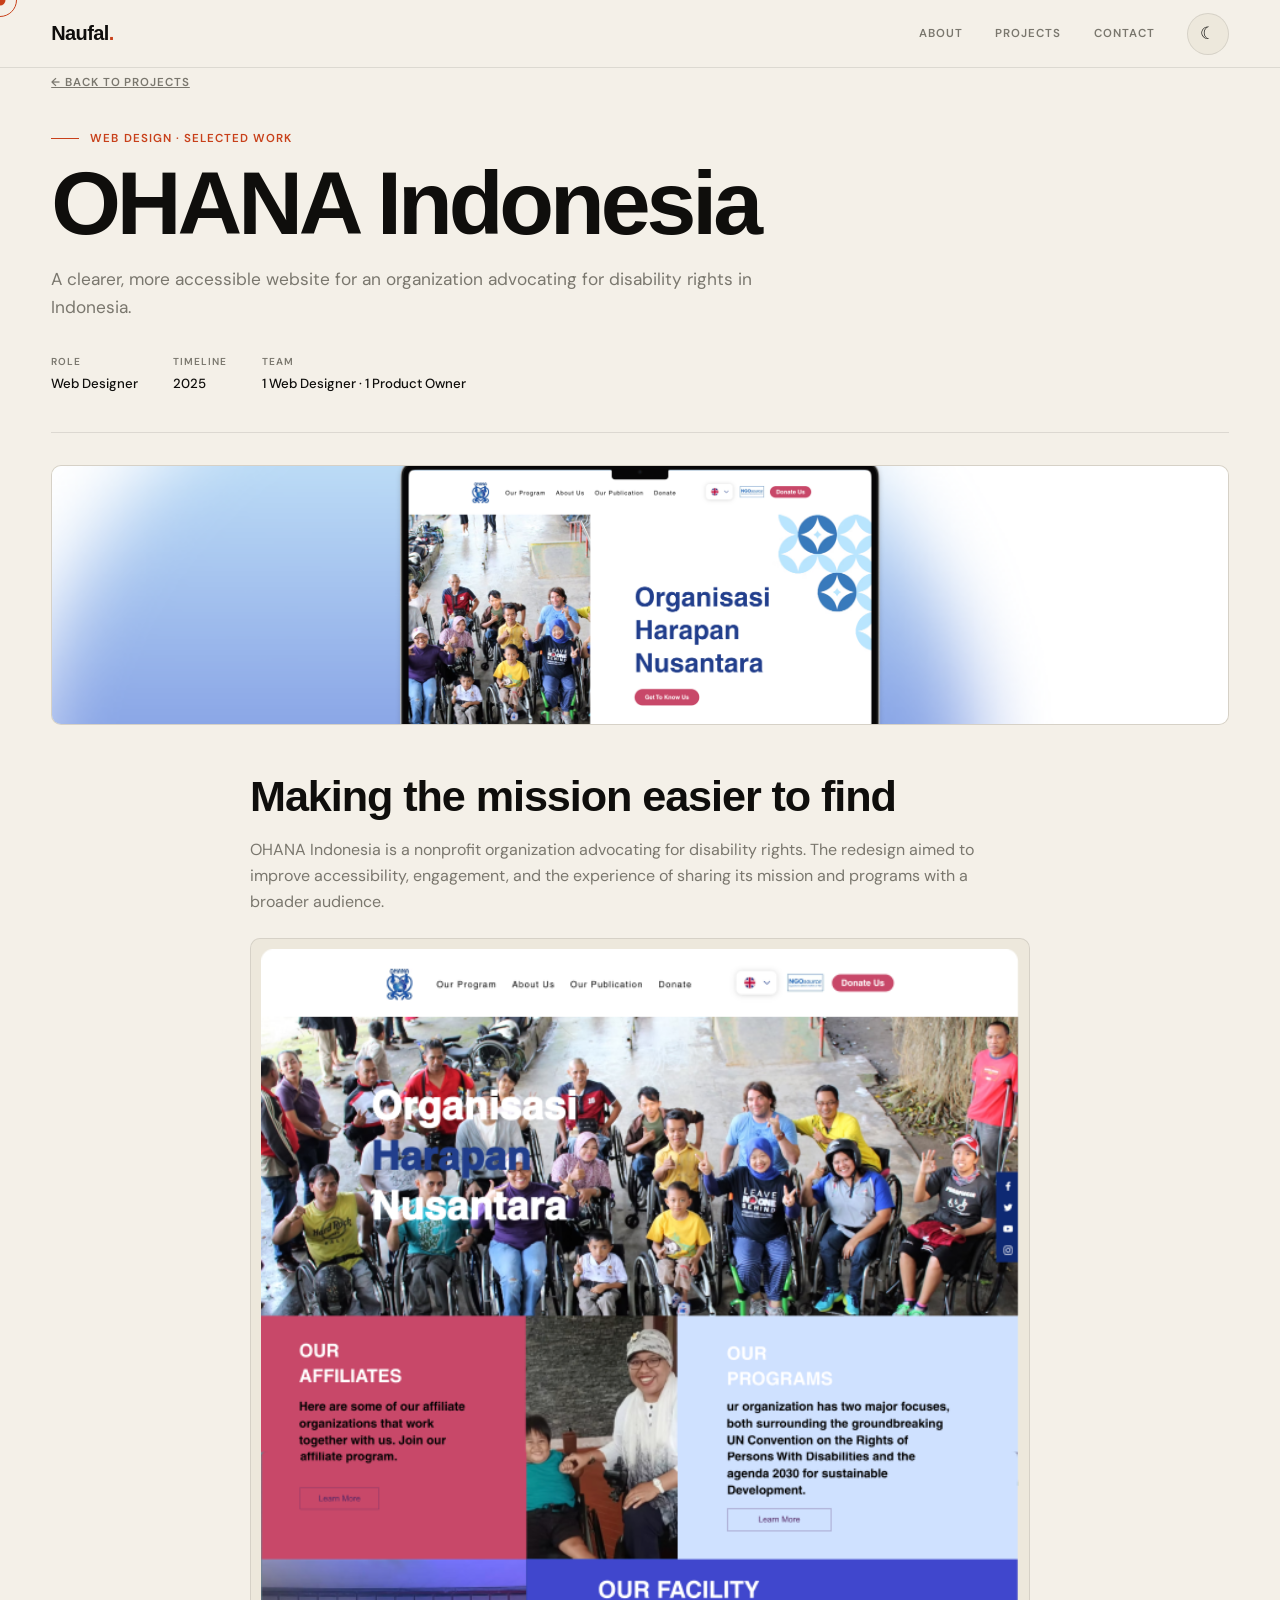
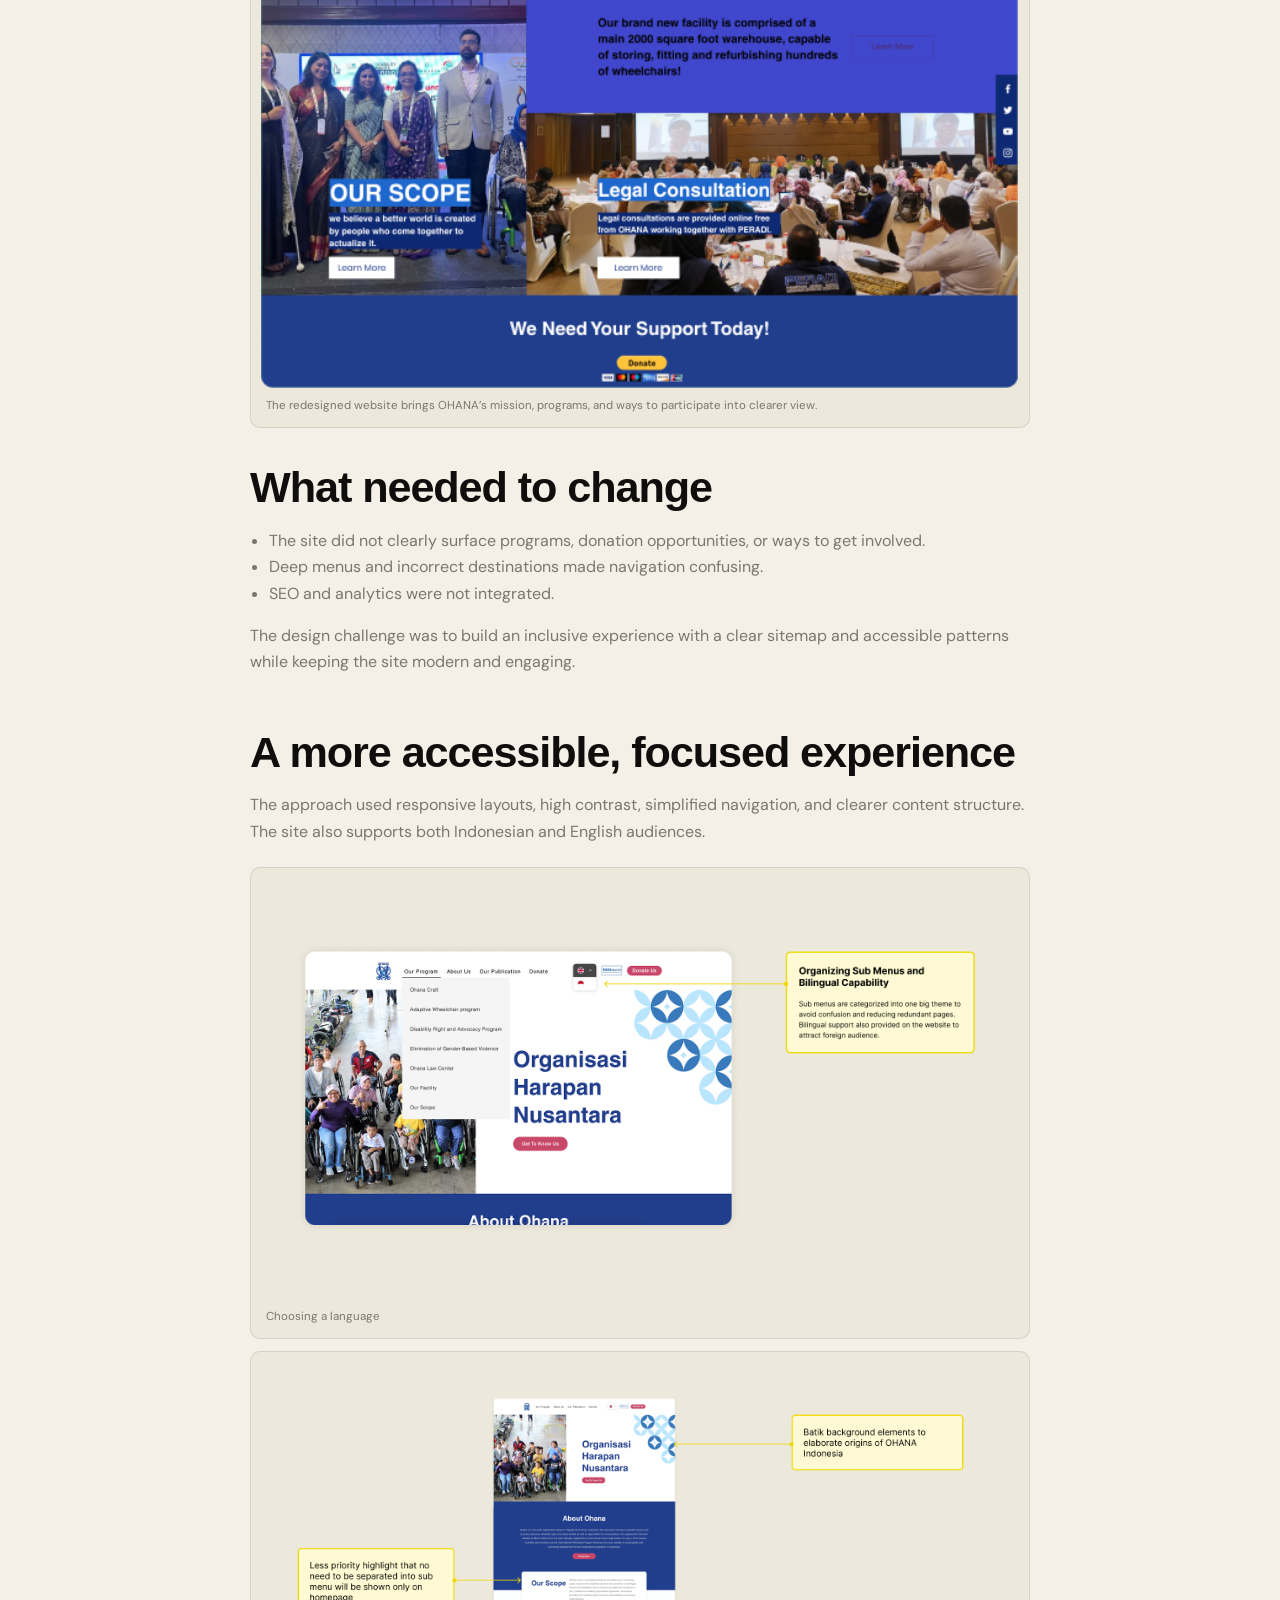
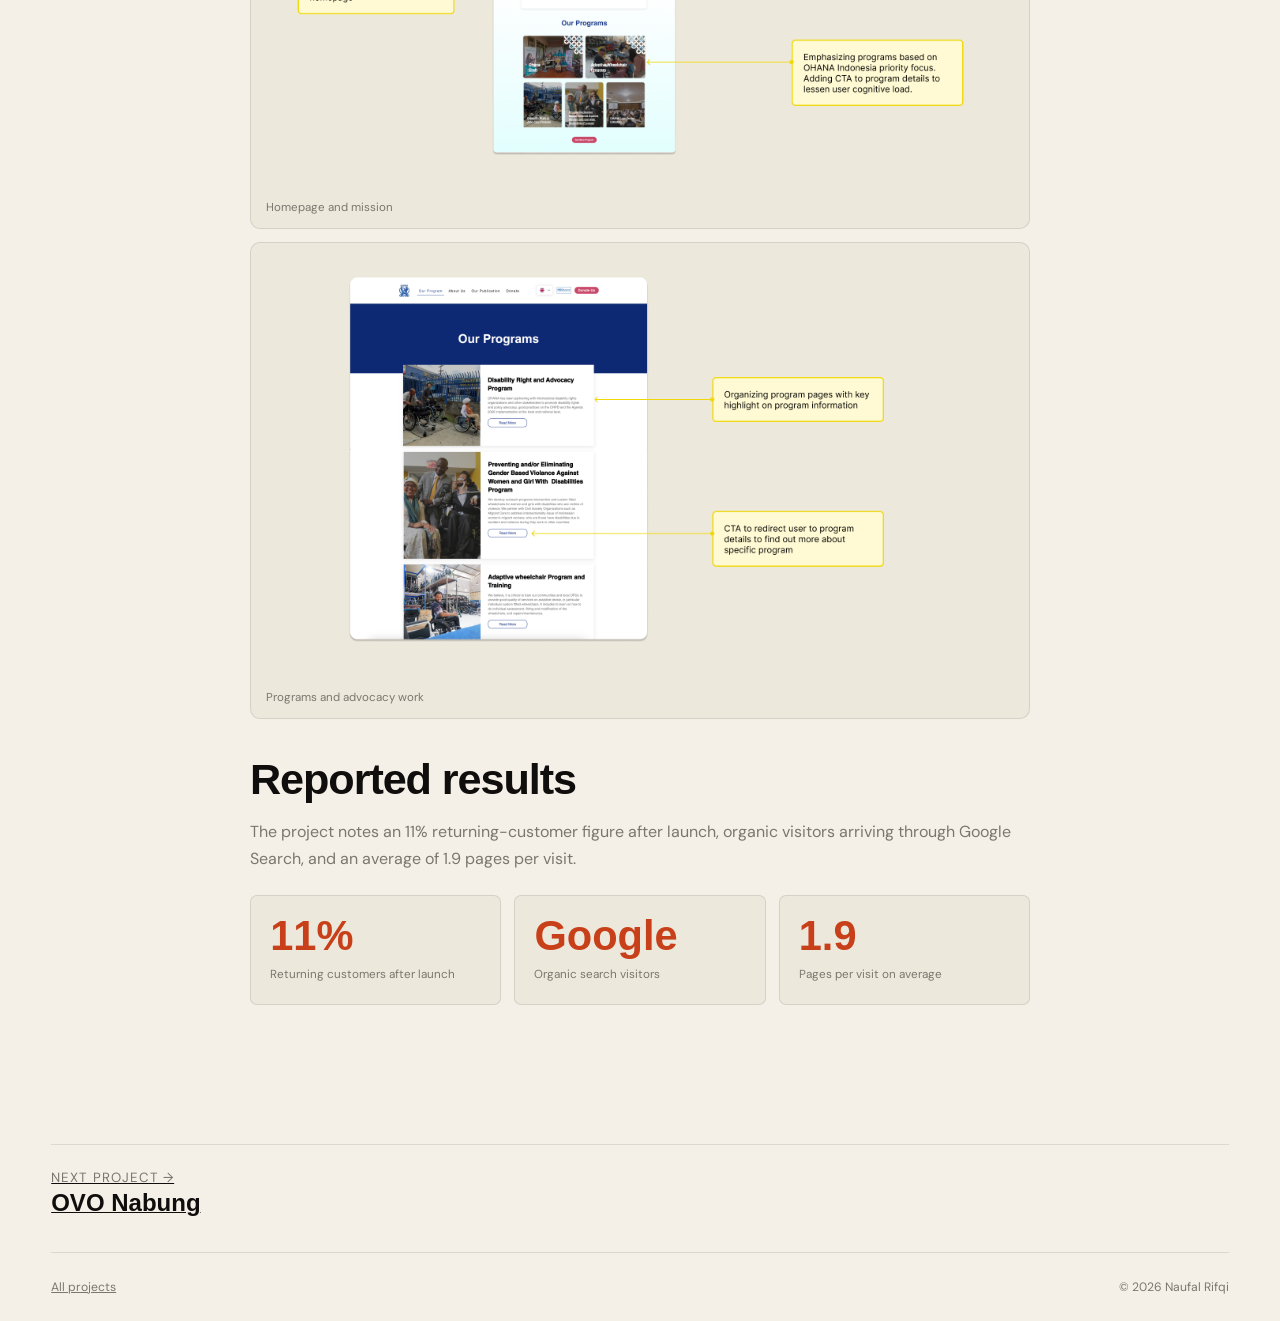
<file: OHANA Indonesia.html>
<!doctype html>
<html lang="en" data-theme="light">
<head>
  <meta charset="utf-8">
  <meta name="viewport" content="width=device-width, initial-scale=1">
  <meta name="description" content="A more accessible, clearer website experience for OHANA Indonesia, an organization advocating for disability rights.">
  <title>OHANA Indonesia — Naufal Rifqi</title>
  <link rel="preconnect" href="https://fonts.googleapis.com">
  <link rel="preconnect" href="https://fonts.gstatic.com" crossorigin>
  <link href="https://fonts.googleapis.com/css2?family=DM+Serif+Display:ital@0;1&family=DM+Sans:opsz,wght@9..40,300;9..40,400;9..40,500&display=swap" rel="stylesheet">
  <link rel="stylesheet" href="portfolio.css">
</head>
<body>
  <header class="topbar">
    <nav class="nav wrap" aria-label="Main navigation">
      <a class="logo" href="index.html">Naufal<b>.</b></a>
      <div class="navlinks">
        <a href="index.html#framework">About</a><a href="Works.html">Projects</a><a href="index.html#contact">Contact</a>
        <button class="theme" id="themeToggle" type="button" aria-label="Switch to dark theme">☾</button>
        <button class="hamburger" id="hamburger" type="button" aria-label="Open menu" aria-expanded="false"><span></span><span></span><span></span></button>
      </div>
    </nav>
  </header>
  <div class="mobile-menu" id="mobileMenu" aria-label="Mobile navigation">
    <a href="index.html#framework">About</a><a href="Works.html">Projects</a><a href="index.html#contact">Contact</a>
  </div>

  <main class="wrap case-page">
    <a class="back" href="Works.html">← Back to Projects</a>
    <header class="case-head">
      <div class="eyebrow">Web design · Selected work</div>
      <h1>OHANA Indonesia</h1>
      <p class="case-intro">A clearer, more accessible website for an organization advocating for disability rights in Indonesia.</p>
      <div class="meta">
        <div class="meta-item"><span class="meta-label">Role</span><span class="meta-value">Web Designer</span></div>
        <div class="meta-item"><span class="meta-label">Timeline</span><span class="meta-value">2025</span></div>
        <div class="meta-item"><span class="meta-label">Team</span><span class="meta-value">1 Web Designer · 1 Product Owner</span></div>
      </div>
    </header>
    <div class="case-cover"><img src="assets/Thumbnail_OHANA.png" alt="OHANA Indonesia website redesign shown on a laptop"></div>

    <article class="case-content">
      <section class="case-section reveal">
        <h2>Making the mission easier to find</h2>
        <p>OHANA Indonesia is a nonprofit organization advocating for disability rights. The redesign aimed to improve accessibility, engagement, and the experience of sharing its mission and programs with a broader audience.</p>
        <div class="case-gallery">
          <figure class="case-visual"><img src="assets/OHANA Indonesia/OHANA Indonesia Portfolio.png" alt="Full page view of the redesigned OHANA Indonesia website" loading="lazy"><figcaption>The redesigned website brings OHANA’s mission, programs, and ways to participate into clearer view.</figcaption></figure>
        </div>
      </section>
      <section class="case-section reveal">
        <h2>What needed to change</h2>
        <ul>
          <li>The site did not clearly surface programs, donation opportunities, or ways to get involved.</li>
          <li>Deep menus and incorrect destinations made navigation confusing.</li>
          <li>SEO and analytics were not integrated.</li>
        </ul>
        <p>The design challenge was to build an inclusive experience with a clear sitemap and accessible patterns while keeping the site modern and engaging.</p>
      </section>
      <section class="case-section reveal">
        <h2>A more accessible, focused experience</h2>
        <p>The approach used responsive layouts, high contrast, simplified navigation, and clearer content structure. The site also supports both Indonesian and English audiences.</p>
        <div class="case-gallery">
          <figure class="case-visual"><img src="assets/OHANA Indonesia/Ohana Indonesia - Bilingual selection.png" alt="Language selection for Indonesian and English audiences" loading="lazy"><figcaption>Choosing a language</figcaption></figure>
          <figure class="case-visual"><img src="assets/OHANA Indonesia/Ohana Indonesia - Homescreen Section.png" alt="OHANA Indonesia homepage section introducing the organization" loading="lazy"><figcaption>Homepage and mission</figcaption></figure>
          <figure class="case-visual"><img src="assets/OHANA Indonesia/Ohana Indonesia - Program Section.png" alt="OHANA Indonesia programs section" loading="lazy"><figcaption>Programs and advocacy work</figcaption></figure>
        </div>
      </section>
      <section class="case-section reveal">
        <h2>Reported results</h2>
        <p>The project notes an 11% returning-customer figure after launch, organic visitors arriving through Google Search, and an average of 1.9 pages per visit.</p>
        <div class="stats">
          <div class="stat"><strong>11%</strong><span>Returning customers after launch</span></div>
          <div class="stat"><strong>Google</strong><span>Organic search visitors</span></div>
          <div class="stat"><strong>1.9</strong><span>Pages per visit on average</span></div>
        </div>
      </section>
    </article>
    <nav class="next"><a href="OVO Nabung by Superbank.html"><small>Next project →</small><strong>OVO Nabung</strong></a></nav>
  </main>
  <div class="wrap"><footer class="footer"><a href="Works.html">All projects</a><span>© <span id="year"></span> Naufal Rifqi</span></footer></div>

  <script>
    const root = document.documentElement;
    const themeButton = document.getElementById('themeToggle');
    const savedTheme = localStorage.getItem('portfolio-theme');
    if (savedTheme === 'dark' || savedTheme === 'light') root.dataset.theme = savedTheme;
    function syncTheme() {
      const dark = root.dataset.theme === 'dark';
      themeButton.textContent = dark ? '☀' : '☾';
      themeButton.setAttribute('aria-label', dark ? 'Switch to light theme' : 'Switch to dark theme');
    }
    syncTheme();
    themeButton.addEventListener('click', () => { root.dataset.theme = root.dataset.theme === 'dark' ? 'light' : 'dark'; localStorage.setItem('portfolio-theme', root.dataset.theme); syncTheme(); themeButton.classList.remove('is-switching'); void themeButton.offsetWidth; themeButton.classList.add('is-switching'); window.setTimeout(() => themeButton.classList.remove('is-switching'), 600); });

    const menu = document.getElementById('mobileMenu');
    const hamburger = document.getElementById('hamburger');
    function closeMenu() { menu.classList.remove('open'); hamburger.classList.remove('open'); hamburger.setAttribute('aria-expanded', 'false'); hamburger.setAttribute('aria-label', 'Open menu'); }
    hamburger.addEventListener('click', () => { const open = !menu.classList.contains('open'); menu.classList.toggle('open', open); hamburger.classList.toggle('open', open); hamburger.setAttribute('aria-expanded', String(open)); hamburger.setAttribute('aria-label', open ? 'Close menu' : 'Open menu'); });
    menu.querySelectorAll('a').forEach(link => link.addEventListener('click', closeMenu));
    document.addEventListener('keydown', event => { if (event.key === 'Escape') closeMenu(); });
    const observer = new IntersectionObserver(entries => entries.forEach(entry => { if (entry.isIntersecting) { entry.target.classList.add('visible'); observer.unobserve(entry.target); } }), { threshold: .12 });
    document.querySelectorAll('.reveal').forEach(element => observer.observe(element));
    document.getElementById('year').textContent = new Date().getFullYear();

    const cursor = document.createElement('div');
    const cursorRing = document.createElement('div');
    cursor.id = 'cursor';
    cursorRing.id = 'cursor-ring';
    document.body.append(cursor, cursorRing);
    let mouseX = 0, mouseY = 0, ringX = 0, ringY = 0;
    document.addEventListener('mousemove', event => {
      mouseX = event.clientX;
      mouseY = event.clientY;
      cursor.style.left = `${mouseX}px`;
      cursor.style.top = `${mouseY}px`;
    });
    function followCursor() {
      ringX += (mouseX - ringX) * .12;
      ringY += (mouseY - ringY) * .12;
      cursorRing.style.left = `${ringX}px`;
      cursorRing.style.top = `${ringY}px`;
      requestAnimationFrame(followCursor);
    }
    followCursor();
    document.querySelectorAll('a, button').forEach(element => {
      element.addEventListener('mouseenter', () => document.body.classList.add('cursor-hover'));
      element.addEventListener('mouseleave', () => document.body.classList.remove('cursor-hover'));
    });

    let enlargedFigure = null;
    function closeEnlargedFigure() {
      if (!enlargedFigure) return;
      const image = enlargedFigure.querySelector('img');
      enlargedFigure.classList.remove('is-enlarged');
      image.setAttribute('aria-expanded', 'false');
      enlargedFigure.querySelector('.image-enlarger-close')?.remove();
      image.focus();
      enlargedFigure = null;
    }
    document.querySelectorAll('.case-gallery .case-visual img').forEach(image => {
      image.tabIndex = 0;
      image.setAttribute('role', 'button');
      image.setAttribute('aria-expanded', 'false');
      image.setAttribute('aria-label', `Enlarge image: ${image.alt || 'project image'}`);
      image.addEventListener('click', () => {
        const figure = image.closest('.case-visual');
        if (enlargedFigure === figure) {
          closeEnlargedFigure();
          return;
        }
        closeEnlargedFigure();
        enlargedFigure = figure;
        figure.classList.add('is-enlarged');
        image.setAttribute('aria-expanded', 'true');
        const closeButton = document.createElement('button');
        closeButton.type = 'button';
        closeButton.className = 'image-enlarger-close';
        closeButton.setAttribute('aria-label', 'Close enlarged image');
        closeButton.textContent = '×';
        closeButton.addEventListener('click', closeEnlargedFigure);
        figure.append(closeButton);
        closeButton.focus();
      });
      image.addEventListener('keydown', event => {
        if (event.key === 'Enter' || event.key === ' ') {
          event.preventDefault();
          image.click();
        }
      });
    });
    document.addEventListener('keydown', event => {
      if (event.key === 'Escape') closeEnlargedFigure();
    });
  </script>
</body>
</html>
</file>
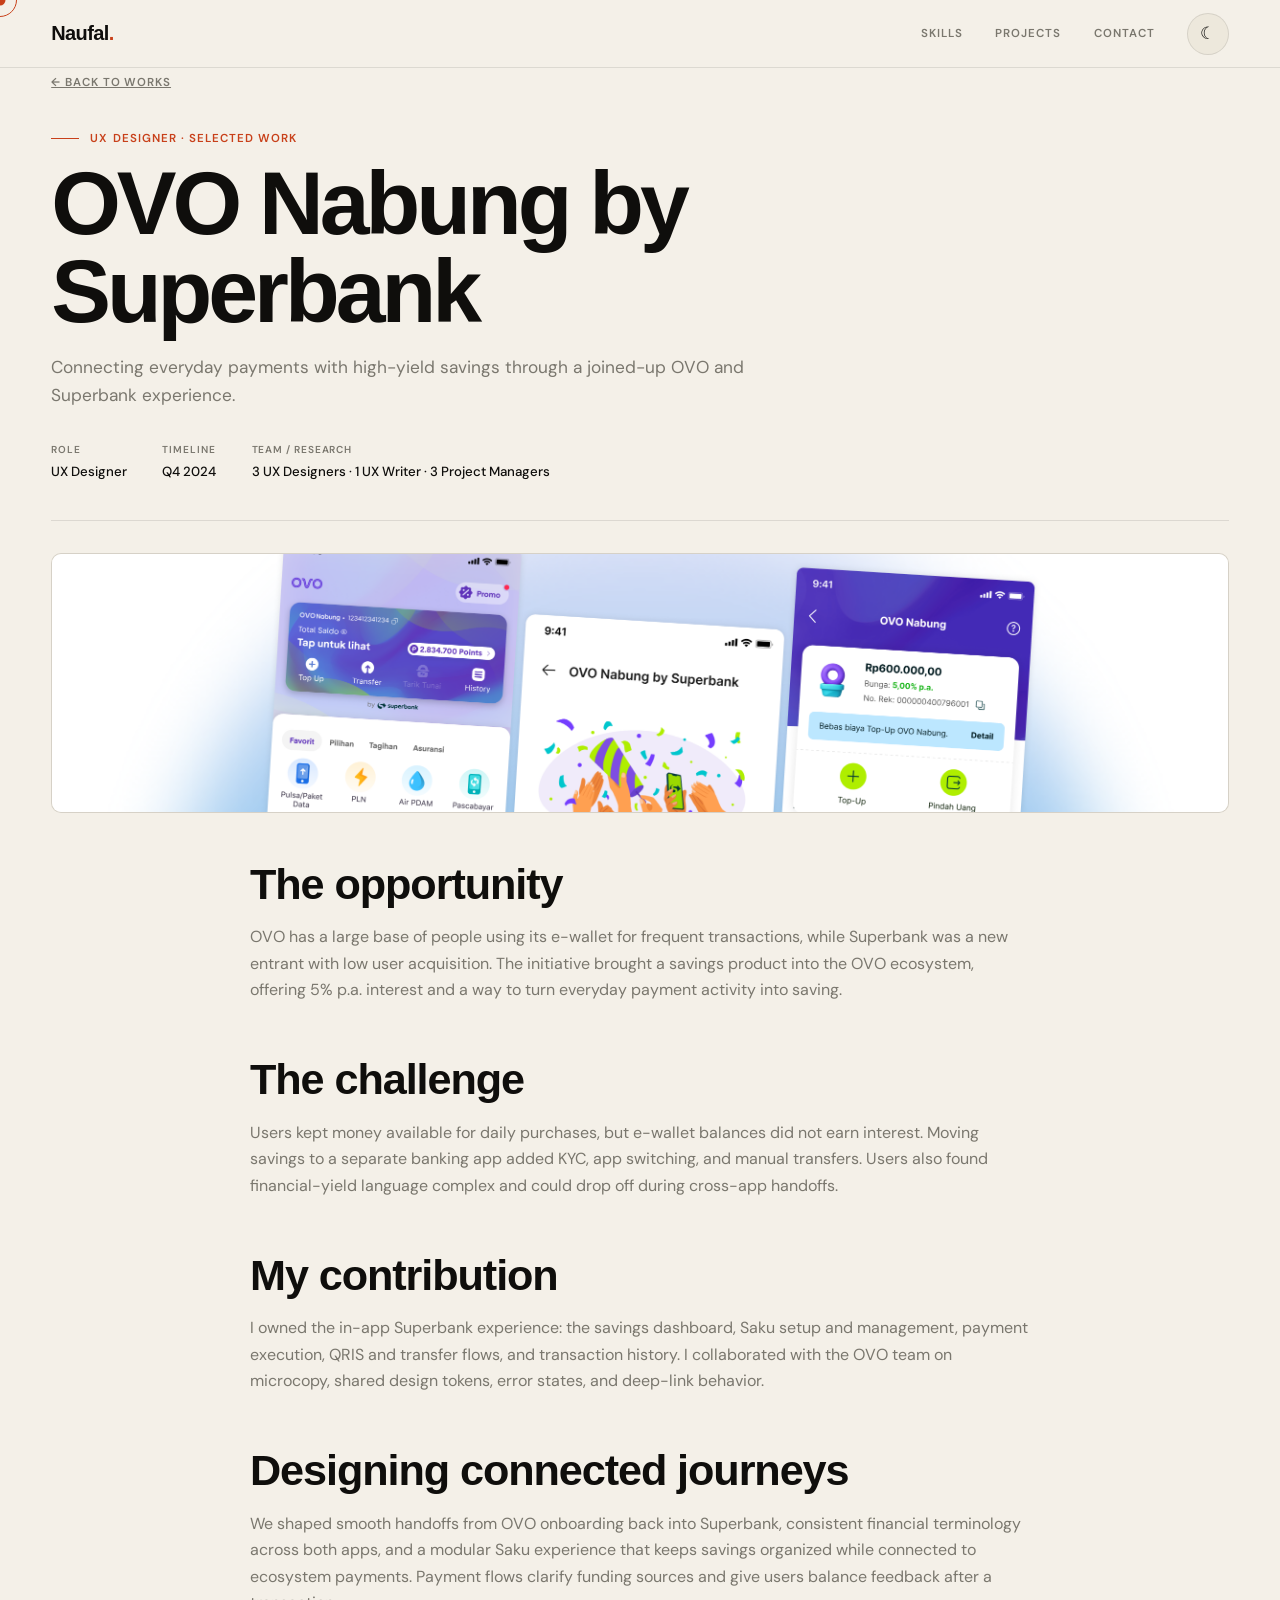
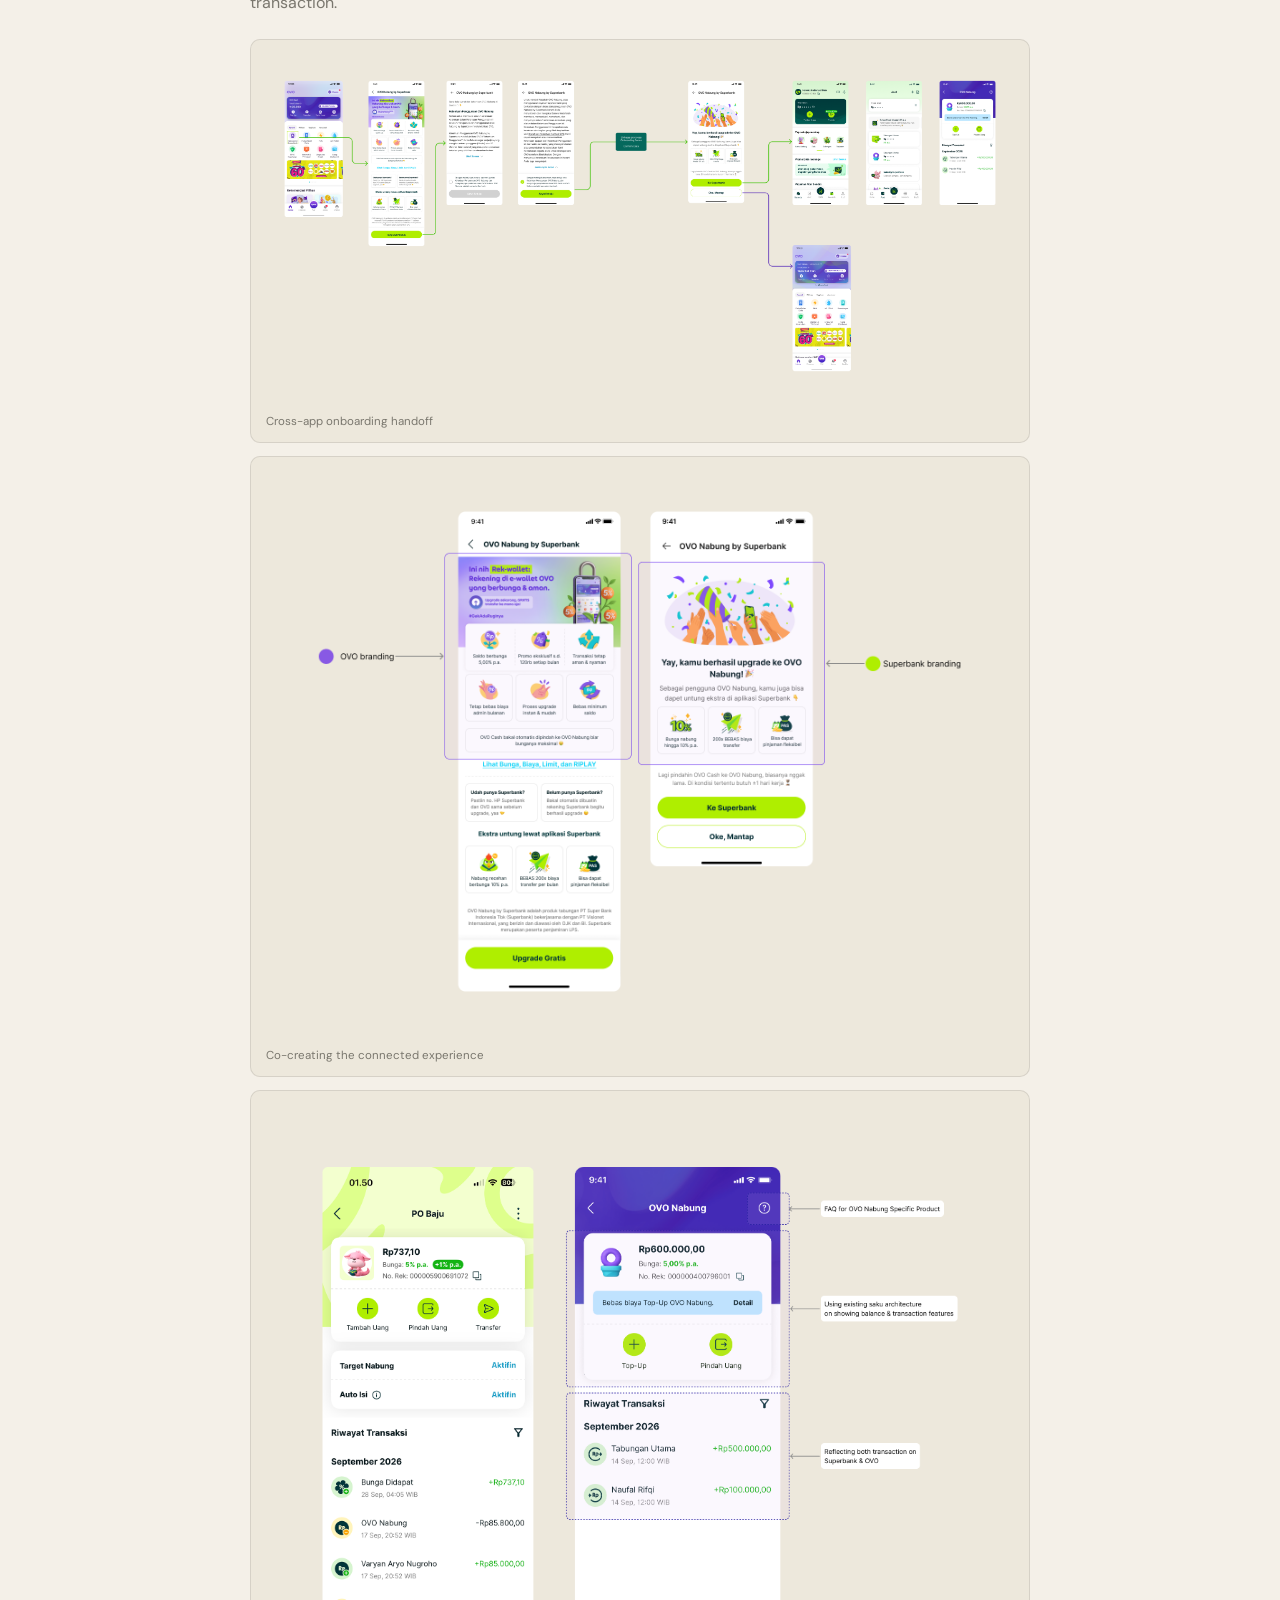
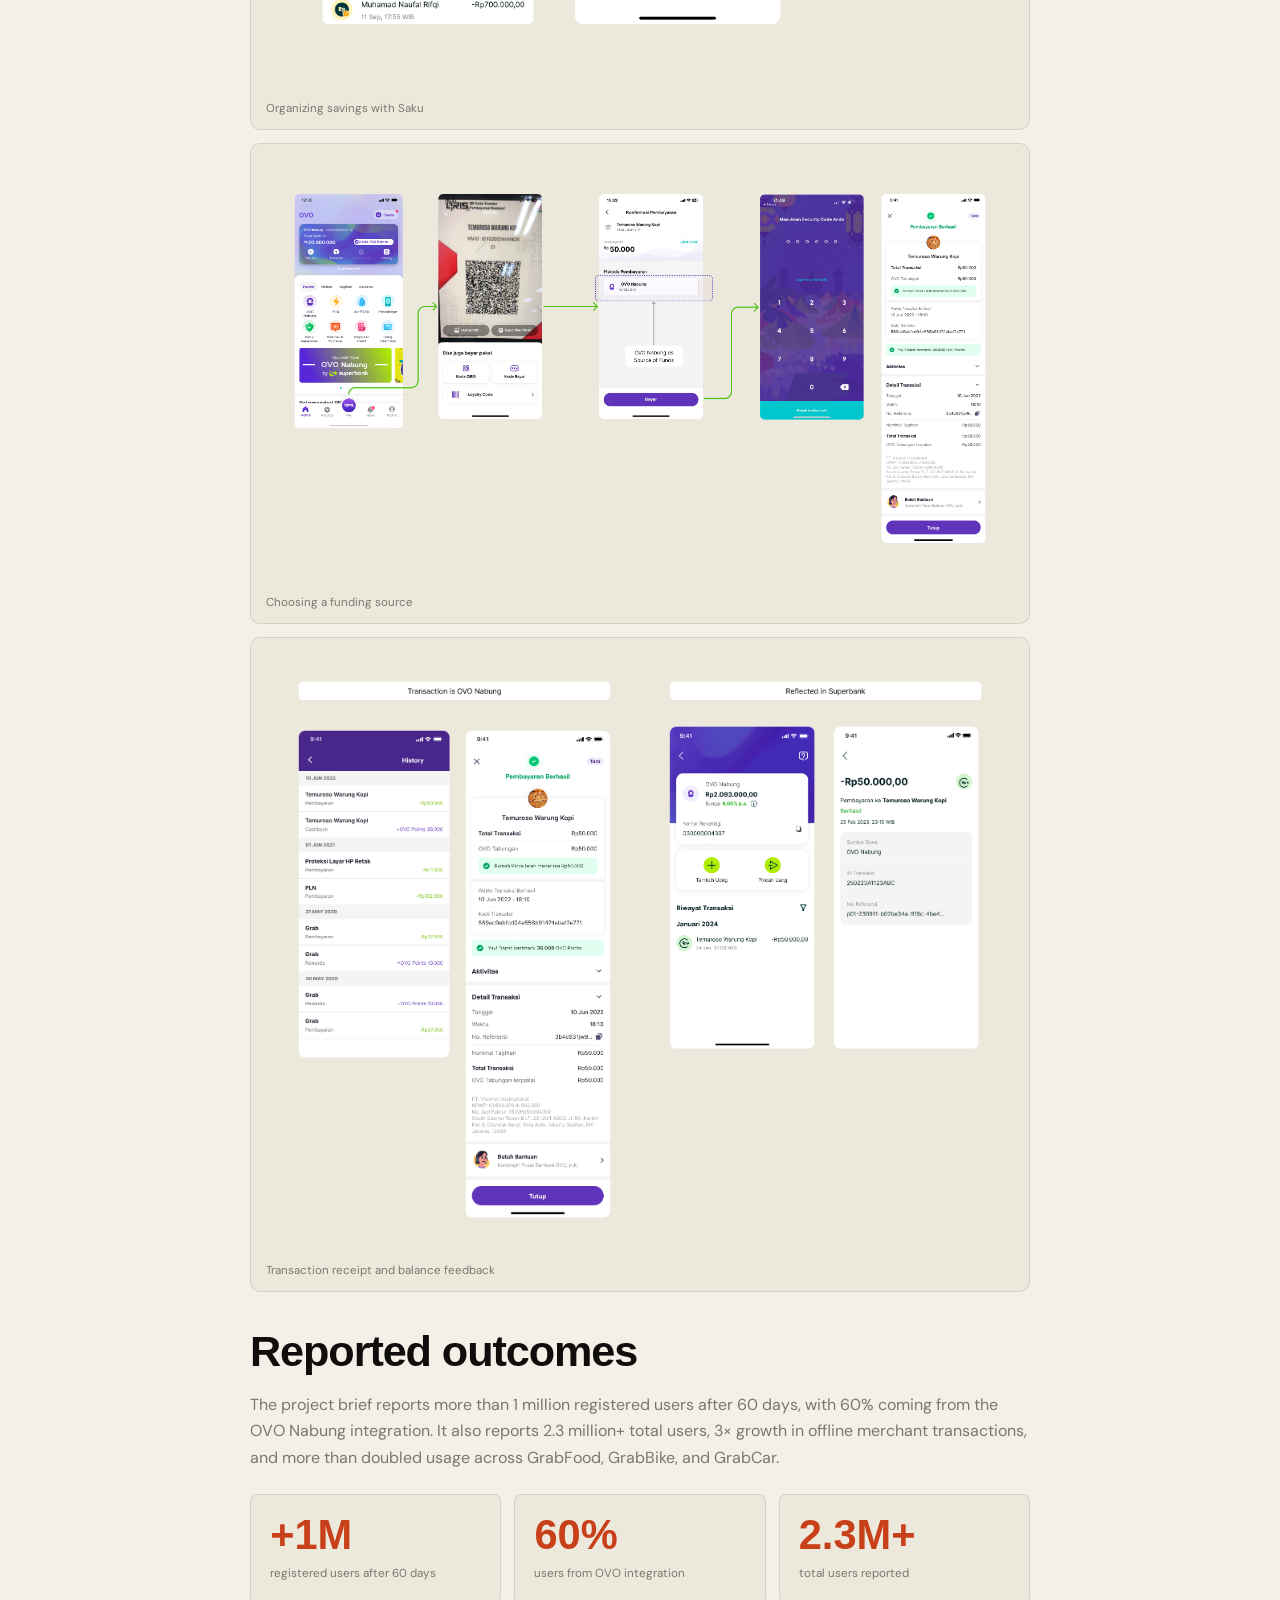
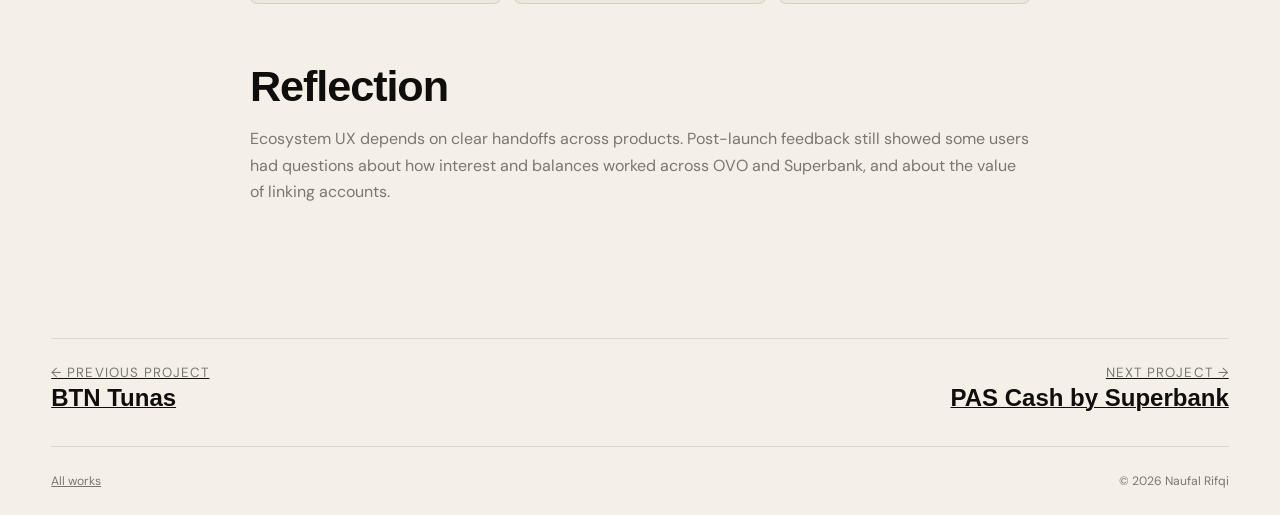
<file: OVO Nabung by Superbank.html>
<!doctype html>
<html lang="en" data-theme="light">
  <head>
    <meta charset="utf-8">
    <meta name="viewport" content="width=device-width, initial-scale=1">
    <title>OVO Nabung by Superbank — Naufal Rifqi</title>
    <meta name="description" content="Connecting everyday payments with high-yield savings through a joined-up OVO and Superbank experience.">
    
    <!-- Google Fonts -->
    <link rel="preconnect" href="https://fonts.googleapis.com">
    <link rel="preconnect" href="https://fonts.gstatic.com" crossorigin>
    <link href="https://fonts.googleapis.com/css2?family=DM+Serif+Display:ital@0;1&family=DM+Sans:opsz,wght@9..40,300;9..40,400;9..40,500&display=swap" rel="stylesheet">
    
    <!-- Stylesheets -->
    <link rel="stylesheet" href="portfolio.css">
  </head>
  <body>
    <!-- Top Navigation Bar -->
    <header class="topbar">
      <nav class="nav wrap">
        <a class="logo" href="index.html">Naufal<b>.</b></a>
        <div class="navlinks">
          <a href="index.html#framework">Skills</a>
          <a href="Works.html">Projects</a>
          <a href="index.html#contact">Contact</a>
          <button class="theme" id="themeToggle" aria-label="Switch to dark theme">☾</button>
          <button class="hamburger" id="hamburger" aria-label="Open menu" aria-expanded="false">
            <span></span>
            <span></span>
            <span></span>
          </button>
        </div>
      </nav>
    </header>

    <!-- Mobile Navigation Drawer -->
    <div class="mobile-menu" id="mobileMenu">
      <a href="index.html#framework">Skills</a>
      <a href="Works.html">Projects</a>
      <a href="index.html#contact">Contact</a>
    </div>

    <!-- Main Content Area -->
    <main class="wrap case-page">
      <a class="back" href="Works.html">← Back to Works</a>
      
      <header class="case-head">
        <div class="eyebrow">UX Designer · Selected work</div>
        <h1>OVO Nabung by Superbank</h1>
        <p class="case-intro">Connecting everyday payments with high-yield savings through a joined-up OVO and Superbank experience.</p>
        
        <div class="meta">
          <div class="meta-item">
            <span class="meta-label">Role</span>
            <span class="meta-value">UX Designer</span>
          </div>
          <div class="meta-item">
            <span class="meta-label">Timeline</span>
            <span class="meta-value">Q4 2024</span>
          </div>
          <div class="meta-item">
            <span class="meta-label">Team / research</span>
            <span class="meta-value">3 UX Designers · 1 UX Writer · 3 Project Managers</span>
          </div>
        </div>
      </header>

      <div class="case-cover">
        <img src="assets/Thumbnail_OVO-Nabung.png" alt="OVO project cover">
      </div>

      <article class="case-content">
        <section class="case-section reveal">
          <h2>The opportunity</h2>
          <p>OVO has a large base of people using its e-wallet for frequent transactions, while Superbank was a new entrant with low user acquisition. The initiative brought a savings product into the OVO ecosystem, offering 5% p.a. interest and a way to turn everyday payment activity into saving.</p>
        </section>

        <section class="case-section reveal">
          <h2>The challenge</h2>
          <p>Users kept money available for daily purchases, but e-wallet balances did not earn interest. Moving savings to a separate banking app added KYC, app switching, and manual transfers. Users also found financial-yield language complex and could drop off during cross-app handoffs.</p>
        </section>

        <section class="case-section reveal">
          <h2>My contribution</h2>
          <p>I owned the in-app Superbank experience: the savings dashboard, Saku setup and management, payment execution, QRIS and transfer flows, and transaction history. I collaborated with the OVO team on microcopy, shared design tokens, error states, and deep-link behavior.</p>
        </section>

        <section class="case-section reveal">
          <h2>Designing connected journeys</h2>
          <p>We shaped smooth handoffs from OVO onboarding back into Superbank, consistent financial terminology across both apps, and a modular Saku experience that keeps savings organized while connected to ecosystem payments. Payment flows clarify funding sources and give users balance feedback after a transaction.</p>
          <div class="case-gallery">
            <figure class="case-visual"><img src="Projects/OVO Nabung by Superbank/OVO-Nabung_linkage-flow-1.png" alt="OVO Nabung handoff flow between OVO onboarding and Superbank" loading="lazy"><figcaption>Cross-app onboarding handoff</figcaption></figure>
            <figure class="case-visual"><img src="Projects/OVO Nabung by Superbank/OVO Nabung-Co Creation.png" alt="Co-created OVO Nabung experience and app touchpoints" loading="lazy"><figcaption>Co-creating the connected experience</figcaption></figure>
            <figure class="case-visual"><img src="Projects/OVO Nabung by Superbank/OVO Nabung - Saku Architecture.png" alt="Saku savings architecture in the Superbank app" loading="lazy"><figcaption>Organizing savings with Saku</figcaption></figure>
            <figure class="case-visual"><img src="Projects/OVO Nabung by Superbank/OVO Nabung - Transaction.png" alt="OVO Nabung transaction and funding source screen" loading="lazy"><figcaption>Choosing a funding source</figcaption></figure>
            <figure class="case-visual"><img src="Projects/OVO Nabung by Superbank/OVO Nabung - Transaction-1.png" alt="OVO Nabung transaction receipt and balance feedback" loading="lazy"><figcaption>Transaction receipt and balance feedback</figcaption></figure>
          </div>
        </section>

        <section class="case-section reveal">
          <h2>Reported outcomes</h2>
          <p>The project brief reports more than 1 million registered users after 60 days, with 60% coming from the OVO Nabung integration. It also reports 2.3 million+ total users, 3× growth in offline merchant transactions, and more than doubled usage across GrabFood, GrabBike, and GrabCar.</p>
          
          <div class="stats">
            <div class="stat">
              <strong>+1M</strong>
              <span>registered users after 60 days</span>
            </div>
            <div class="stat">
              <strong>60%</strong>
              <span>users from OVO integration</span>
            </div>
            <div class="stat">
              <strong>2.3M+</strong>
              <span>total users reported</span>
            </div>
          </div>
        </section>

        <section class="case-section reveal">
          <h2>Reflection</h2>
          <p>Ecosystem UX depends on clear handoffs across products. Post-launch feedback still showed some users had questions about how interest and balances worked across OVO and Superbank, and about the value of linking accounts.</p>
        </section>
      </article>

      <!-- Case Navigation -->
      <nav class="next">
        <a href="BTN Tunas.html">
          <small>← Previous project</small>
          <strong>BTN Tunas</strong>
        </a>
        <a href="PAS Cash by Superbank.html" style="text-align: right;">
          <small>Next project →</small>
          <strong>PAS Cash by Superbank</strong>
        </a>
      </nav>
    </main>

    <!-- Page Footer -->
    <div class="wrap">
      <footer class="footer">
        <a href="Works.html">All works</a>
        <span>© <span id="year"></span> Naufal Rifqi</span>
      </footer>
    </div>

    <!-- Client Script -->
    <script>
      // Theme Toggle Handling
      const tb = document.getElementById('themeToggle');
      const saved = localStorage.getItem('portfolio-theme');
      
      if (saved) {
        document.documentElement.dataset.theme = saved;
        tb.textContent = saved === 'dark' ? '☀' : '☾';
        tb.setAttribute('aria-label', saved === 'dark' ? 'Switch to light theme' : 'Switch to dark theme');
      }

      tb.addEventListener('click', () => {
        let isDark = document.documentElement.dataset.theme !== 'dark';
        document.documentElement.dataset.theme = isDark ? 'dark' : 'light';
        localStorage.setItem('portfolio-theme', document.documentElement.dataset.theme);
        tb.textContent = isDark ? '☀' : '☾';
        tb.setAttribute('aria-label', isDark ? 'Switch to light theme' : 'Switch to dark theme');
        tb.classList.remove('is-switching');
        void tb.offsetWidth;
        tb.classList.add('is-switching');
        window.setTimeout(() => tb.classList.remove('is-switching'), 600);
      });

      // Mobile Menu Handling
      const menu = document.getElementById('mobileMenu');
      const hb = document.getElementById('hamburger');

      function closeMenu() {
        menu.classList.remove('open');
        hb.classList.remove('open');
        hb.setAttribute('aria-expanded', 'false');
      }

      hb.addEventListener('click', () => {
        let isOpen = !menu.classList.contains('open');
        menu.classList.toggle('open', isOpen);
        hb.classList.toggle('open', isOpen);
        hb.setAttribute('aria-expanded', String(isOpen));
      });

      // Scroll Reveal Animations
      const io = new IntersectionObserver(entries => {
        entries.forEach(entry => {
          if (entry.isIntersecting) {
            entry.target.classList.add('visible');
            io.unobserve(entry.target);
          }
        });
      }, { threshold: 0.12 });

      document.querySelectorAll('.reveal').forEach(el => io.observe(el));

      // Dynamic Copyright Year
      document.getElementById('year').textContent = new Date().getFullYear();

      // Custom Cursor Logic
      const cursor = document.createElement('div');
      const ring = document.createElement('div');
      cursor.id = 'cursor';
      ring.id = 'cursor-ring';
      document.body.append(cursor, ring);

      let mx = 0, my = 0, rx = 0, ry = 0;

      document.addEventListener('mousemove', e => {
        mx = e.clientX;
        my = e.clientY;
        cursor.style.left = mx + 'px';
        cursor.style.top = my + 'px';
      });

      (function followCursor() {
        rx += (mx - rx) * 0.12;
        ry += (my - ry) * 0.12;
        ring.style.left = rx + 'px';
        ring.style.top = ry + 'px';
        requestAnimationFrame(followCursor);
      })();

      document.querySelectorAll('a, button').forEach(el => {
        el.addEventListener('mouseenter', () => document.body.classList.add('cursor-hover'));
        el.addEventListener('mouseleave', () => document.body.classList.remove('cursor-hover'));
      });



      let enlargedFigure = null;
      function closeEnlargedFigure() {
        if (!enlargedFigure) return;
        const image = enlargedFigure.querySelector('img');
        enlargedFigure.classList.remove('is-enlarged');
        image.setAttribute('aria-expanded', 'false');
        enlargedFigure.querySelector('.image-enlarger-close')?.remove();
        image.focus();
        enlargedFigure = null;
      }
      document.querySelectorAll('.case-gallery .case-visual img').forEach(image => {
        image.tabIndex = 0;
        image.setAttribute('role', 'button');
        image.setAttribute('aria-expanded', 'false');
        image.setAttribute('aria-label', `Enlarge image: ${image.alt || 'project image'}`);
        image.addEventListener('click', () => {
          const figure = image.closest('.case-visual');
          if (enlargedFigure === figure) {
            closeEnlargedFigure();
            return;
          }
          closeEnlargedFigure();
          enlargedFigure = figure;
          figure.classList.add('is-enlarged');
          image.setAttribute('aria-expanded', 'true');
          const closeButton = document.createElement('button');
          closeButton.type = 'button';
          closeButton.className = 'image-enlarger-close';
          closeButton.setAttribute('aria-label', 'Close enlarged image');
          closeButton.textContent = '×';
          closeButton.addEventListener('click', closeEnlargedFigure);
          figure.append(closeButton);
          closeButton.focus();
        });
        image.addEventListener('keydown', event => {
          if (event.key === 'Enter' || event.key === ' ') {
            event.preventDefault();
            image.click();
          }
        });
      });
      document.addEventListener('keydown', event => {
        if (event.key === 'Escape') closeEnlargedFigure();
      });
    </script>
  </body>
</html>
</file>
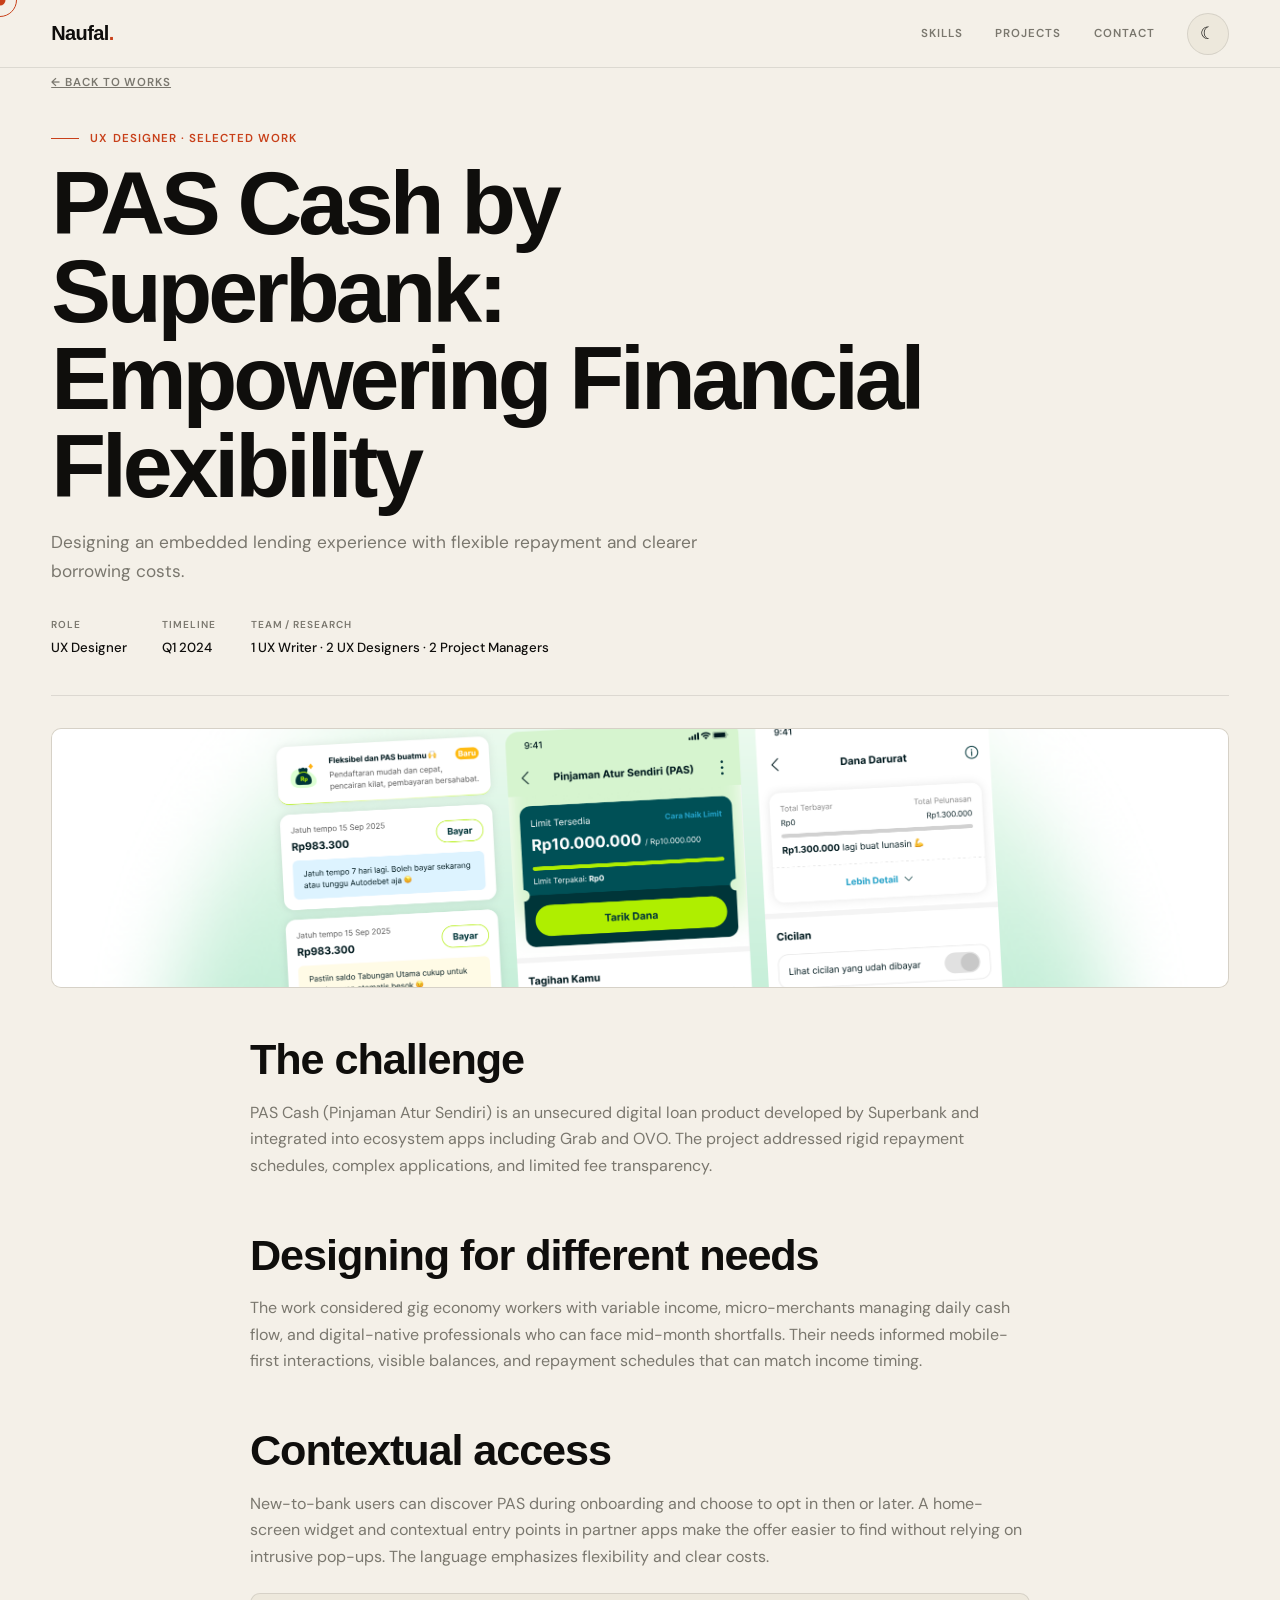
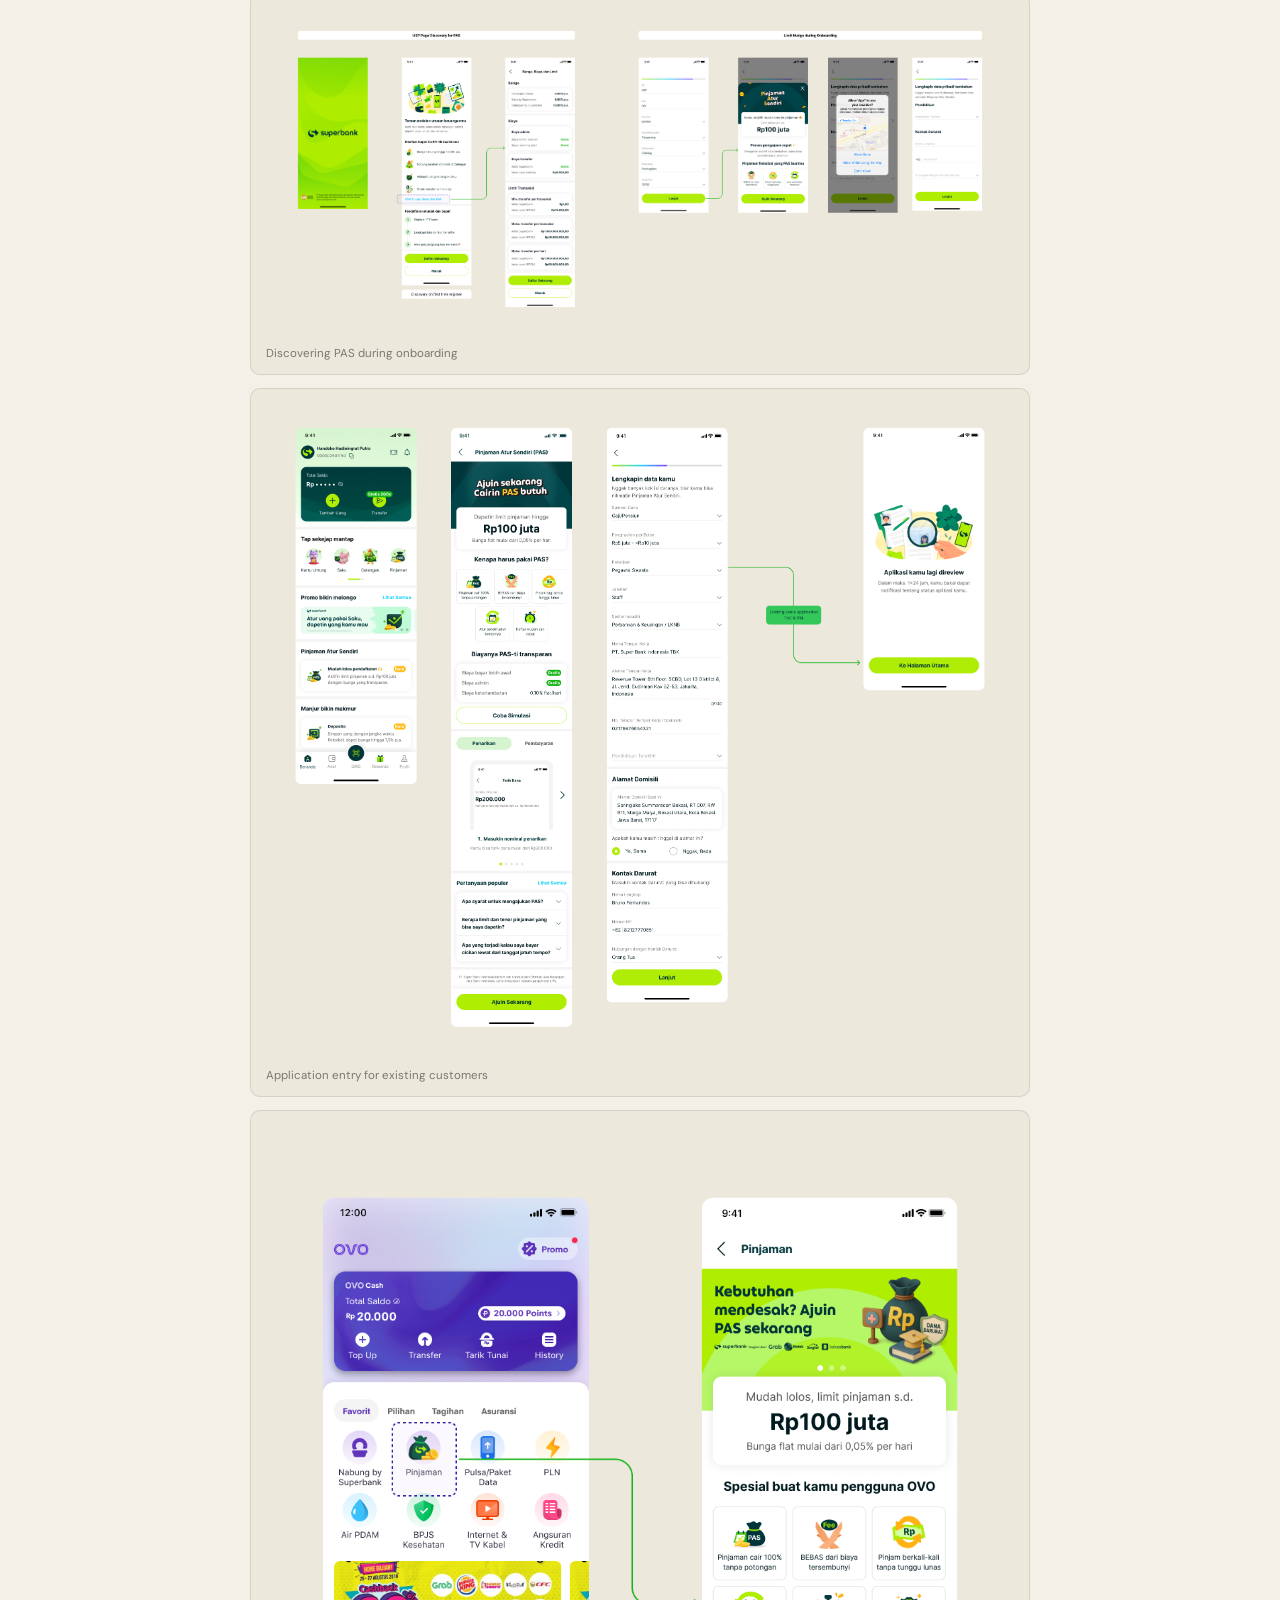
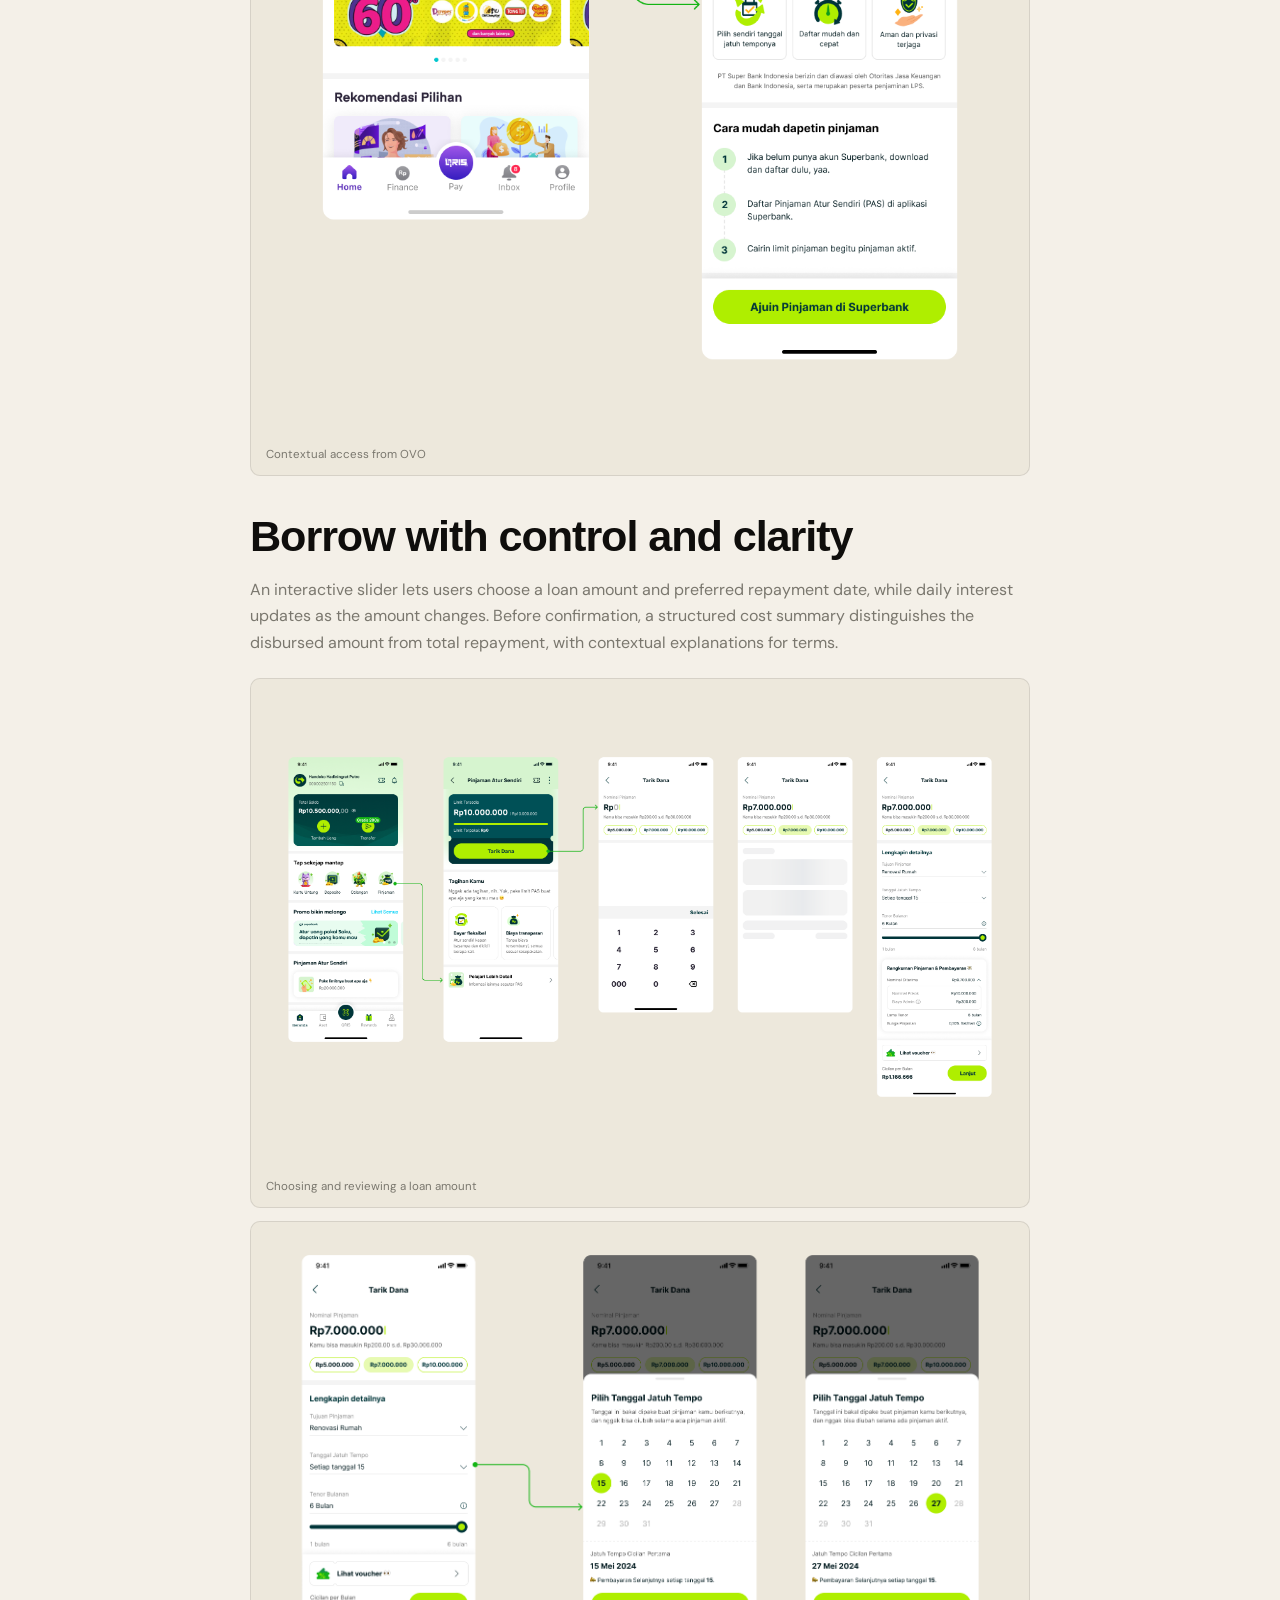
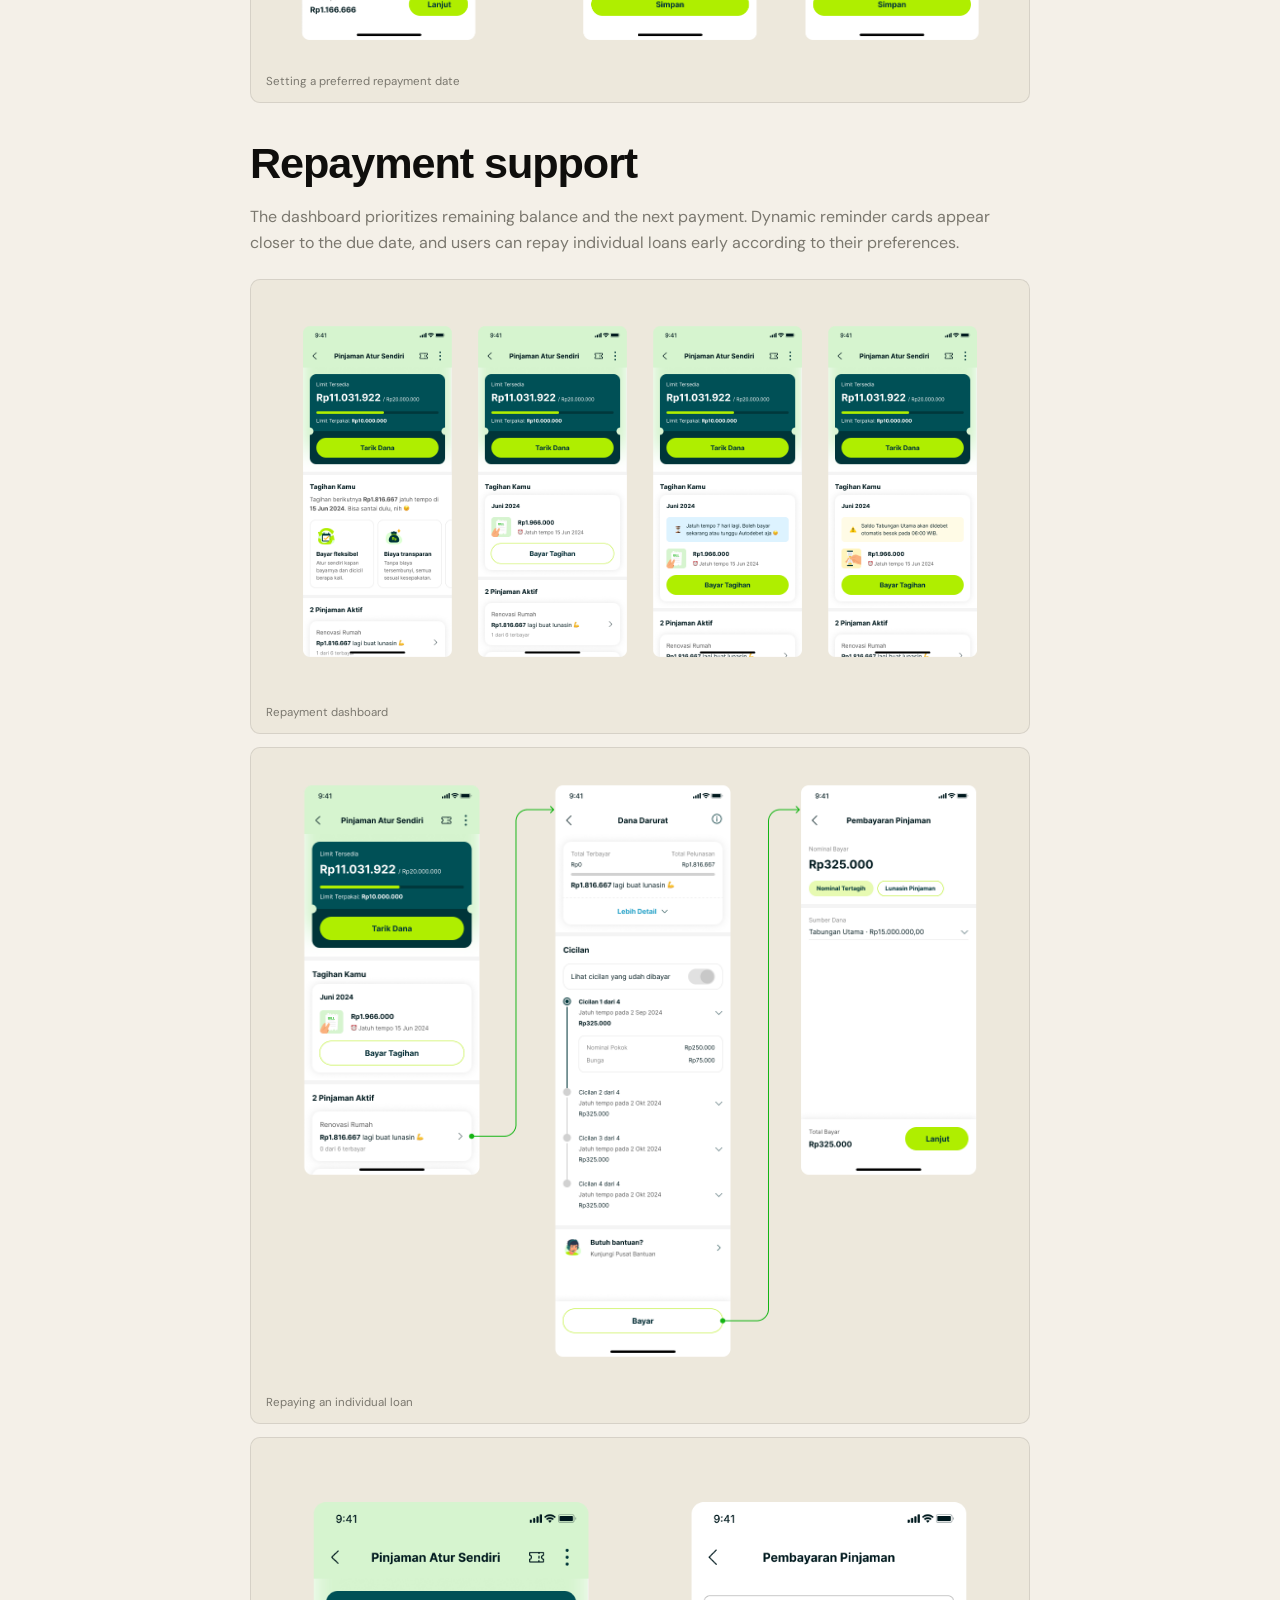
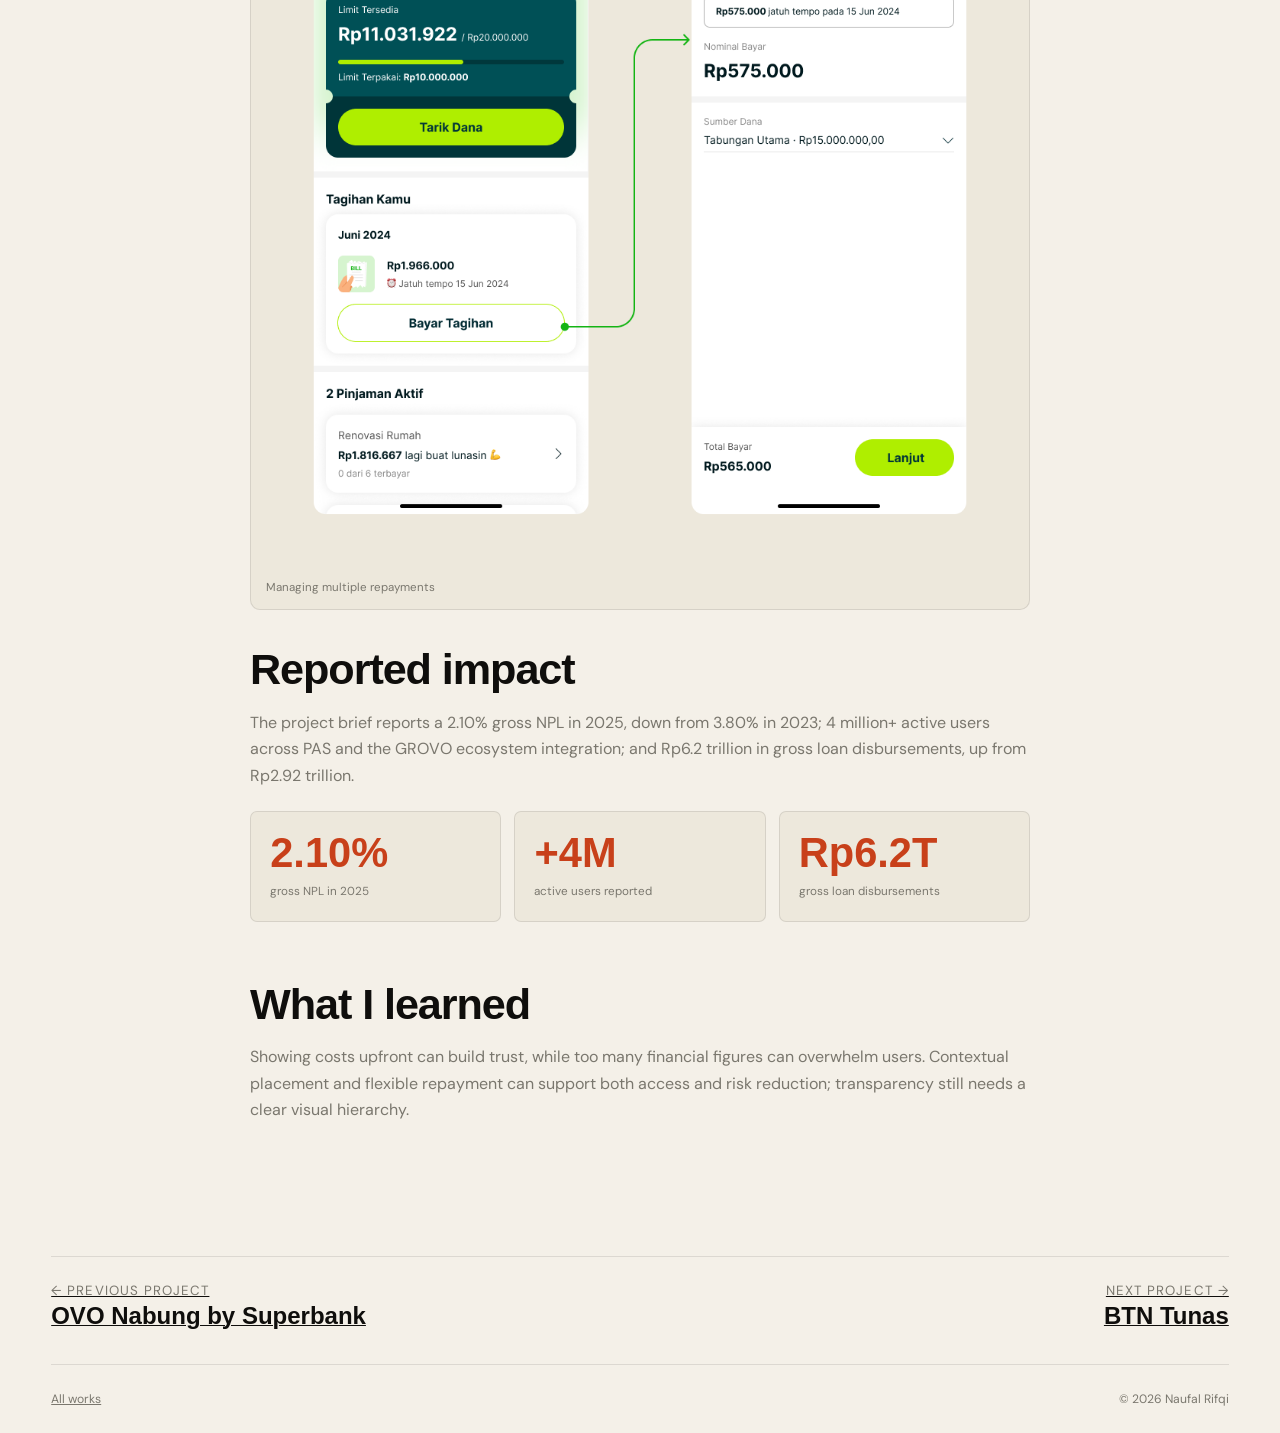
<file: PAS Cash by Superbank.html>
<!doctype html>
<html lang="en" data-theme="light">
  <head>
    <meta charset="utf-8">
    <meta name="viewport" content="width=device-width, initial-scale=1">
    <title>PAS Cash by Superbank: Empowering Financial Flexibility — Naufal Rifqi</title>
    <meta name="description" content="Designing an embedded lending experience with flexible repayment and clearer borrowing costs.">
    
    <!-- Google Fonts -->
    <link rel="preconnect" href="https://fonts.googleapis.com">
    <link rel="preconnect" href="https://fonts.gstatic.com" crossorigin>
    <link href="https://fonts.googleapis.com/css2?family=DM+Serif+Display:ital@0;1&family=DM+Sans:opsz,wght@9..40,300;9..40,400;9..40,500&display=swap" rel="stylesheet">
    
    <!-- Stylesheets -->
    <link rel="stylesheet" href="portfolio.css">
  </head>
  <body>
    <!-- Top Navigation Bar -->
    <header class="topbar">
      <nav class="nav wrap">
        <a class="logo" href="index.html">Naufal<b>.</b></a>
        <div class="navlinks">
          <a href="index.html#framework">Skills</a>
          <a href="Works.html">Projects</a>
          <a href="index.html#contact">Contact</a>
          <button class="theme" id="themeToggle" aria-label="Switch to dark theme">☾</button>
          <button class="hamburger" id="hamburger" aria-label="Open menu" aria-expanded="false">
            <span></span>
            <span></span>
            <span></span>
          </button>
        </div>
      </nav>
    </header>

    <!-- Mobile Navigation Drawer -->
    <div class="mobile-menu" id="mobileMenu">
      <a href="index.html#framework">Skills</a>
      <a href="Works.html">Projects</a>
      <a href="index.html#contact">Contact</a>
    </div>

    <!-- Main Content Area -->
    <main class="wrap case-page">
      <a class="back" href="Works.html">← Back to Works</a>
      
      <header class="case-head">
        <div class="eyebrow">UX Designer · Selected work</div>
        <h1>PAS Cash by Superbank: Empowering Financial Flexibility</h1>
        <p class="case-intro">Designing an embedded lending experience with flexible repayment and clearer borrowing costs.</p>
        
        <div class="meta">
          <div class="meta-item">
            <span class="meta-label">Role</span>
            <span class="meta-value">UX Designer</span>
          </div>
          <div class="meta-item">
            <span class="meta-label">Timeline</span>
            <span class="meta-value">Q1 2024</span>
          </div>
          <div class="meta-item">
            <span class="meta-label">Team / research</span>
            <span class="meta-value">1 UX Writer · 2 UX Designers · 2 Project Managers</span>
          </div>
        </div>
      </header>

      <div class="case-cover">
        <img src="assets/Thumbnail_PAS-by-superbank.png" alt="PAS project cover">
      </div>

      <article class="case-content">
        <section class="case-section reveal">
          <h2>The challenge</h2>
          <p>PAS Cash (Pinjaman Atur Sendiri) is an unsecured digital loan product developed by Superbank and integrated into ecosystem apps including Grab and OVO. The project addressed rigid repayment schedules, complex applications, and limited fee transparency.</p>
        </section>

        <section class="case-section reveal">
          <h2>Designing for different needs</h2>
          <p>The work considered gig economy workers with variable income, micro-merchants managing daily cash flow, and digital-native professionals who can face mid-month shortfalls. Their needs informed mobile-first interactions, visible balances, and repayment schedules that can match income timing.</p>
        </section>

        <section class="case-section reveal">
          <h2>Contextual access</h2>
          <p>New-to-bank users can discover PAS during onboarding and choose to opt in then or later. A home-screen widget and contextual entry points in partner apps make the offer easier to find without relying on intrusive pop-ups. The language emphasizes flexibility and clear costs.</p>
          <div class="case-gallery">
            <figure class="case-visual"><img src="Projects/PAS by Superbank/PAS Cash - Discovery Nudge.png" alt="PAS Cash discovery prompt in the banking experience" loading="lazy"><figcaption>Discovering PAS during onboarding</figcaption></figure>
            <figure class="case-visual"><img src="Projects/PAS by Superbank/PAS Cash - ETB Application.png" alt="Existing-to-bank PAS Cash application screens" loading="lazy"><figcaption>Application entry for existing customers</figcaption></figure>
            <figure class="case-visual"><img src="Projects/PAS by Superbank/PAS Cash - Integration in OVO.png" alt="PAS Cash entry point integrated in OVO" loading="lazy"><figcaption>Contextual access from OVO</figcaption></figure>
          </div>
        </section>

        <section class="case-section reveal">
          <h2>Borrow with control and clarity</h2>
          <p>An interactive slider lets users choose a loan amount and preferred repayment date, while daily interest updates as the amount changes. Before confirmation, a structured cost summary distinguishes the disbursed amount from total repayment, with contextual explanations for terms.</p>
          <div class="case-gallery">
            <figure class="case-visual"><img src="Projects/PAS by Superbank/PAS Cash Disbursement.png" alt="PAS Cash disbursement and loan amount selection screens" loading="lazy"><figcaption>Choosing and reviewing a loan amount</figcaption></figure>
            <figure class="case-visual"><img src="Projects/PAS by Superbank/PAS Cash - Change Due Date.png" alt="PAS Cash repayment due date selection screen" loading="lazy"><figcaption>Setting a preferred repayment date</figcaption></figure>
          </div>
        </section>

        <section class="case-section reveal">
          <h2>Repayment support</h2>
          <p>The dashboard prioritizes remaining balance and the next payment. Dynamic reminder cards appear closer to the due date, and users can repay individual loans early according to their preferences.</p>
          <div class="case-gallery">
            <figure class="case-visual"><img src="Projects/PAS by Superbank/Dashboard State.png" alt="PAS Cash repayment dashboard showing balance and next payment" loading="lazy"><figcaption>Repayment dashboard</figcaption></figure>
            <figure class="case-visual"><img src="Projects/PAS by Superbank/Individual Repayment.png" alt="PAS Cash flow for repaying an individual loan" loading="lazy"><figcaption>Repaying an individual loan</figcaption></figure>
            <figure class="case-visual"><img src="Projects/PAS by Superbank/Multiple Repayment.png" alt="PAS Cash flow for managing multiple repayments" loading="lazy"><figcaption>Managing multiple repayments</figcaption></figure>
          </div>
        </section>

        <section class="case-section reveal">
          <h2>Reported impact</h2>
          <p>The project brief reports a 2.10% gross NPL in 2025, down from 3.80% in 2023; 4 million+ active users across PAS and the GROVO ecosystem integration; and Rp6.2 trillion in gross loan disbursements, up from Rp2.92 trillion.</p>
          
          <div class="stats">
            <div class="stat">
              <strong>2.10%</strong>
              <span>gross NPL in 2025</span>
            </div>
            <div class="stat">
              <strong>+4M</strong>
              <span>active users reported</span>
            </div>
            <div class="stat">
              <strong>Rp6.2T</strong>
              <span>gross loan disbursements</span>
            </div>
          </div>
        </section>

        <section class="case-section reveal">
          <h2>What I learned</h2>
          <p>Showing costs upfront can build trust, while too many financial figures can overwhelm users. Contextual placement and flexible repayment can support both access and risk reduction; transparency still needs a clear visual hierarchy.</p>
        </section>
      </article>

      <!-- Case Navigation -->
      <nav class="next">
        <a href="OVO Nabung by Superbank.html">
          <small>← Previous project</small>
          <strong>OVO Nabung by Superbank</strong>
        </a>
        <a href="BTN Tunas.html" style="text-align: right;">
          <small>Next project →</small>
          <strong>BTN Tunas</strong>
        </a>
      </nav>
    </main>

    <!-- Page Footer -->
    <div class="wrap">
      <footer class="footer">
        <a href="Works.html">All works</a>
        <span>© <span id="year"></span> Naufal Rifqi</span>
      </footer>
    </div>

    <!-- Client Script -->
    <script>
      // Theme Toggle Handling
      const tb = document.getElementById('themeToggle');
      const saved = localStorage.getItem('portfolio-theme');
      
      if (saved) {
        document.documentElement.dataset.theme = saved;
        tb.textContent = saved === 'dark' ? '☀' : '☾';
        tb.setAttribute('aria-label', saved === 'dark' ? 'Switch to light theme' : 'Switch to dark theme');
      }

      tb.addEventListener('click', () => {
        let isDark = document.documentElement.dataset.theme !== 'dark';
        document.documentElement.dataset.theme = isDark ? 'dark' : 'light';
        localStorage.setItem('portfolio-theme', document.documentElement.dataset.theme);
        tb.textContent = isDark ? '☀' : '☾';
        tb.setAttribute('aria-label', isDark ? 'Switch to light theme' : 'Switch to dark theme');
        tb.classList.remove('is-switching');
        void tb.offsetWidth;
        tb.classList.add('is-switching');
        window.setTimeout(() => tb.classList.remove('is-switching'), 600);
      });

      // Mobile Menu Handling
      const menu = document.getElementById('mobileMenu');
      const hb = document.getElementById('hamburger');

      function closeMenu() {
        menu.classList.remove('open');
        hb.classList.remove('open');
        hb.setAttribute('aria-expanded', 'false');
      }

      hb.addEventListener('click', () => {
        let isOpen = !menu.classList.contains('open');
        menu.classList.toggle('open', isOpen);
        hb.classList.toggle('open', isOpen);
        hb.setAttribute('aria-expanded', String(isOpen));
      });

      // Scroll Reveal Animations
      const io = new IntersectionObserver(entries => {
        entries.forEach(entry => {
          if (entry.isIntersecting) {
            entry.target.classList.add('visible');
            io.unobserve(entry.target);
          }
        });
      }, { threshold: 0.12 });

      document.querySelectorAll('.reveal').forEach(el => io.observe(el));

      // Dynamic Copyright Year
      document.getElementById('year').textContent = new Date().getFullYear();

      // Custom Cursor Logic
      const cursor = document.createElement('div');
      const ring = document.createElement('div');
      cursor.id = 'cursor';
      ring.id = 'cursor-ring';
      document.body.append(cursor, ring);

      let mx = 0, my = 0, rx = 0, ry = 0;

      document.addEventListener('mousemove', e => {
        mx = e.clientX;
        my = e.clientY;
        cursor.style.left = mx + 'px';
        cursor.style.top = my + 'px';
      });

      (function followCursor() {
        rx += (mx - rx) * 0.12;
        ry += (my - ry) * 0.12;
        ring.style.left = rx + 'px';
        ring.style.top = ry + 'px';
        requestAnimationFrame(followCursor);
      })();

      document.querySelectorAll('a, button').forEach(el => {
        el.addEventListener('mouseenter', () => document.body.classList.add('cursor-hover'));
        el.addEventListener('mouseleave', () => document.body.classList.remove('cursor-hover'));
      });



      let enlargedFigure = null;
      function closeEnlargedFigure() {
        if (!enlargedFigure) return;
        const image = enlargedFigure.querySelector('img');
        enlargedFigure.classList.remove('is-enlarged');
        image.setAttribute('aria-expanded', 'false');
        enlargedFigure.querySelector('.image-enlarger-close')?.remove();
        image.focus();
        enlargedFigure = null;
      }
      document.querySelectorAll('.case-gallery .case-visual img').forEach(image => {
        image.tabIndex = 0;
        image.setAttribute('role', 'button');
        image.setAttribute('aria-expanded', 'false');
        image.setAttribute('aria-label', `Enlarge image: ${image.alt || 'project image'}`);
        image.addEventListener('click', () => {
          const figure = image.closest('.case-visual');
          if (enlargedFigure === figure) {
            closeEnlargedFigure();
            return;
          }
          closeEnlargedFigure();
          enlargedFigure = figure;
          figure.classList.add('is-enlarged');
          image.setAttribute('aria-expanded', 'true');
          const closeButton = document.createElement('button');
          closeButton.type = 'button';
          closeButton.className = 'image-enlarger-close';
          closeButton.setAttribute('aria-label', 'Close enlarged image');
          closeButton.textContent = '×';
          closeButton.addEventListener('click', closeEnlargedFigure);
          figure.append(closeButton);
          closeButton.focus();
        });
        image.addEventListener('keydown', event => {
          if (event.key === 'Enter' || event.key === ' ') {
            event.preventDefault();
            image.click();
          }
        });
      });
      document.addEventListener('keydown', event => {
        if (event.key === 'Escape') closeEnlargedFigure();
      });
    </script>
  </body>
</html>
</file>
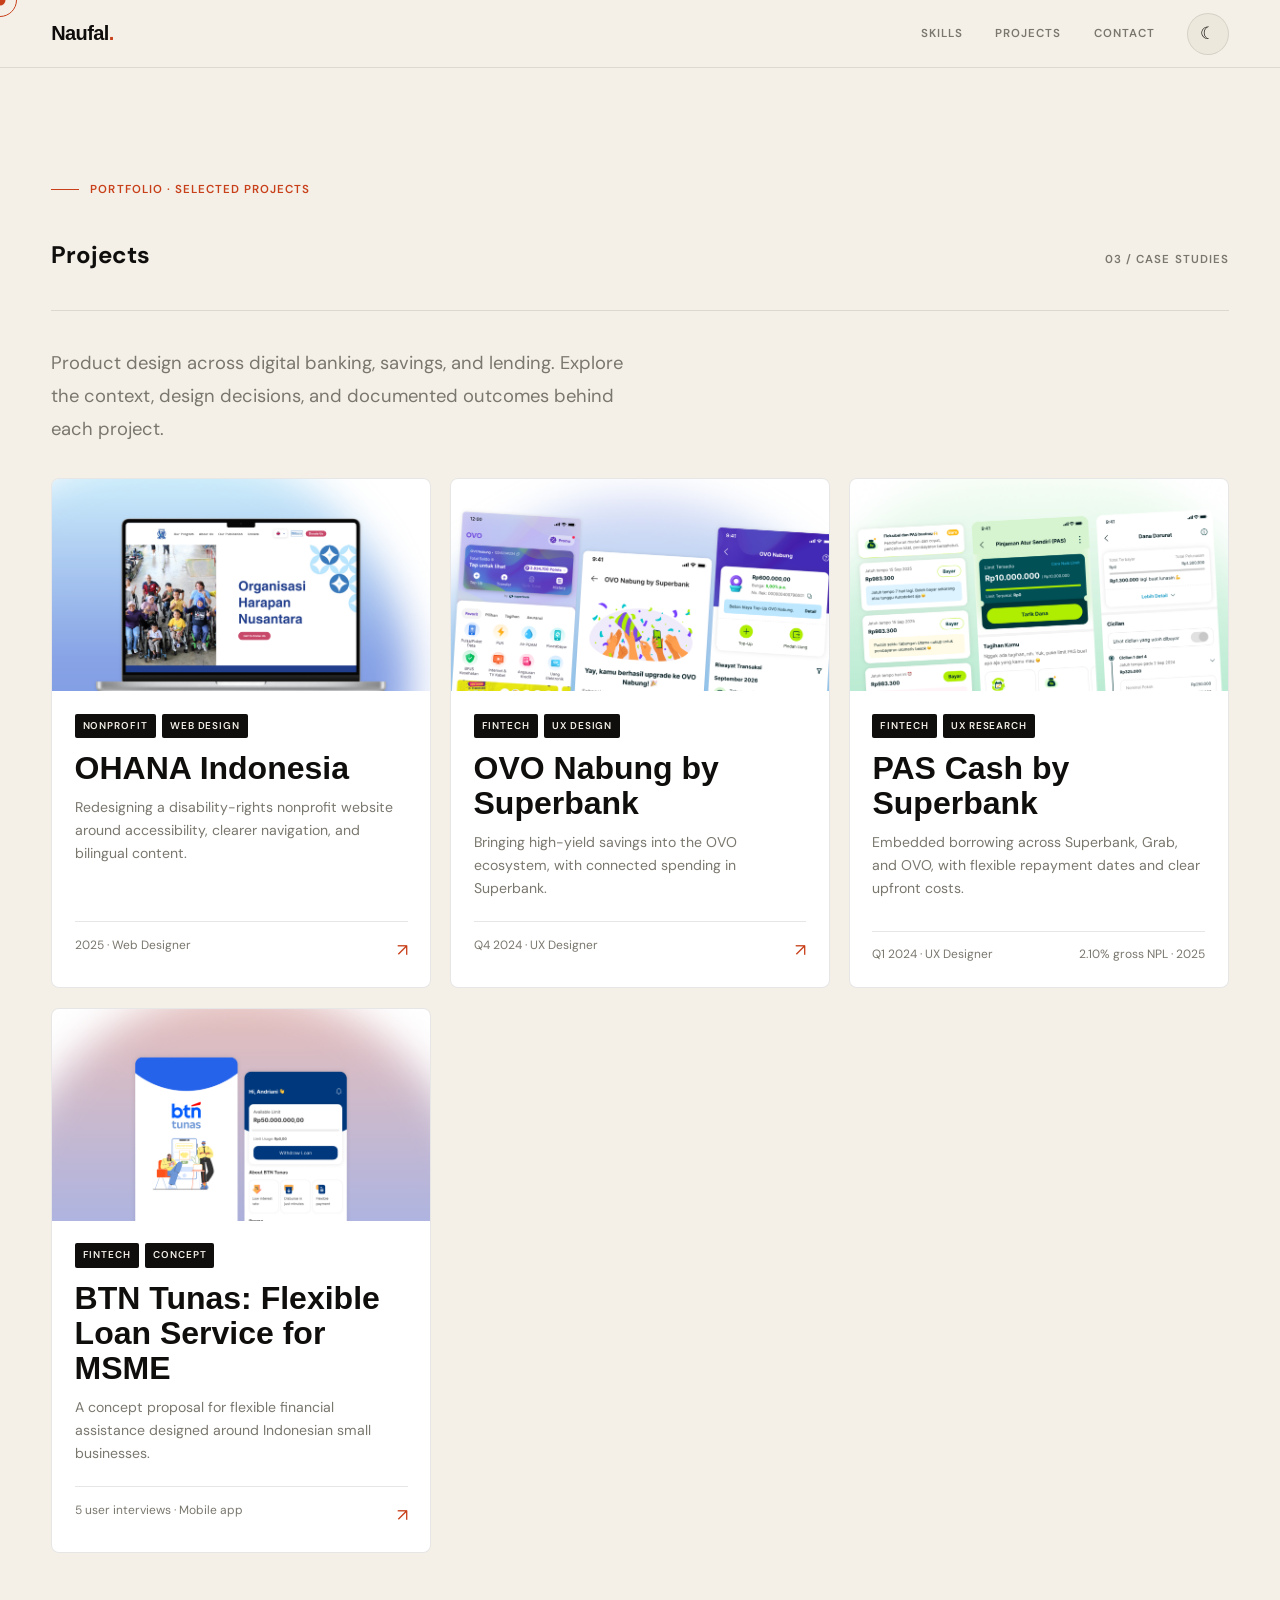
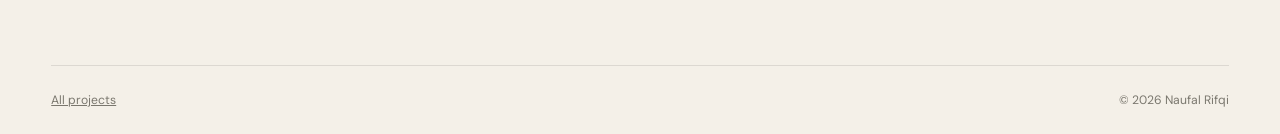
<file: Works.html>
<!doctype html><html lang="en" data-theme="light"><head><meta charset="utf-8"><meta name="viewport" content="width=device-width,initial-scale=1"><title>Projects — Naufal Rifqi</title><meta name="description" content="Selected product design case studies by Naufal Rifqi."><link rel="preconnect" href="https://fonts.googleapis.com"><link rel="preconnect" href="https://fonts.gstatic.com" crossorigin><link href="https://fonts.googleapis.com/css2?family=DM+Serif+Display:ital@0;1&family=DM+Sans:opsz,wght@9..40,300;9..40,400;9..40,500&display=swap" rel="stylesheet"><link rel="stylesheet" href="portfolio.css"></head><body><header class="topbar"><nav class="nav wrap"><a class="logo" href="index.html">Naufal<b>.</b></a><div class="navlinks"><a href="index.html#framework">Skills</a><a href="Works.html">Projects</a><a href="index.html#contact">Contact</a><button class="theme" id="themeToggle" aria-label="Switch to dark theme">☾</button><button class="hamburger" id="hamburger" aria-label="Open menu" aria-expanded="false"><span></span><span></span><span></span></button></div></nav></header><div class="mobile-menu" id="mobileMenu"><a href="index.html#framework">Skills</a><a href="Works.html">Projects</a><a href="index.html#contact">Contact</a></div><main class="wrap"><section class="section"><div class="eyebrow">Portfolio · Selected projects</div><div class="section-head" style="margin-top:1rem"><h1>Projects</h1><span class="section-index">03 / Case studies</span></div><p class="lead">Product design across digital banking, savings, and lending. Explore the context, design decisions, and documented outcomes behind each project.</p><div class="projects" style="margin-top:2rem"><a class="project reveal" href="OHANA Indonesia.html"><div class="project-art" aria-hidden="true"><img src="assets/Thumbnail_OHANA.png" alt="" loading="lazy"></div><div class="project-body"><div class="tags"><span class="tag">Nonprofit</span><span class="tag">Web design</span></div><h3>OHANA Indonesia</h3><p>Redesigning a disability-rights nonprofit website around accessibility, clearer navigation, and bilingual content.</p><div class="project-foot"><span>2025 · Web Designer</span><span class="arrow">↗</span></div></div></a><a class="project reveal" href="OVO Nabung by Superbank.html"><div class="project-art" aria-hidden="true"><img src="assets/Thumbnail_OVO-Nabung.png" alt="" loading="lazy"></div><div class="project-body"><div class="tags"><span class="tag">Fintech</span><span class="tag">UX design</span></div><h3>OVO Nabung by Superbank</h3><p>Bringing high-yield savings into the OVO ecosystem, with connected spending in Superbank.</p><div class="project-foot"><span>Q4 2024 · UX Designer</span><span class="arrow">↗</span></div></div></a><a class="project reveal" href="PAS Cash by Superbank.html"><div class="project-art" aria-hidden="true"><img src="assets/Thumbnail_PAS-by-superbank.png" alt="" loading="lazy"></div><div class="project-body"><div class="tags"><span class="tag">Fintech</span><span class="tag">UX research</span></div><h3>PAS Cash by Superbank</h3><p>Embedded borrowing across Superbank, Grab, and OVO, with flexible repayment dates and clear upfront costs.</p><div class="project-foot"><span>Q1 2024 · UX Designer</span><span>2.10% gross NPL · 2025</span></div></div></a><a class="project reveal" href="BTN Tunas.html"><div class="project-art" aria-hidden="true"><img src="assets/Thumbnail_BTN-Tunas.png" alt="" loading="lazy"></div><div class="project-body"><div class="tags"><span class="tag">Fintech</span><span class="tag">Concept</span></div><h3>BTN Tunas: Flexible Loan Service for MSME</h3><p>A concept proposal for flexible financial assistance designed around Indonesian small businesses.</p><div class="project-foot"><span>5 user interviews · Mobile app</span><span class="arrow">↗</span></div></div></a></div></section></main><div class="wrap"><footer class="footer"><a href="Works.html">All projects</a><span>© <span id="year"></span> Naufal Rifqi</span></footer></div><script>const tb=document.getElementById('themeToggle'),saved=localStorage.getItem('portfolio-theme');if(saved){document.documentElement.dataset.theme=saved;tb.textContent=saved==='dark'?'☀':'☾';tb.setAttribute('aria-label',saved==='dark'?'Switch to light theme':'Switch to dark theme')}tb.addEventListener('click',()=>{let d=document.documentElement.dataset.theme!=='dark';document.documentElement.dataset.theme=d?'dark':'light';localStorage.setItem('portfolio-theme',document.documentElement.dataset.theme);tb.textContent=d?'☀':'☾';tb.setAttribute('aria-label',d?'Switch to light theme':'Switch to dark theme');tb.classList.remove('is-switching');void tb.offsetWidth;tb.classList.add('is-switching');window.setTimeout(()=>tb.classList.remove('is-switching'),600)});const menu=document.getElementById('mobileMenu'),hb=document.getElementById('hamburger');function closeMenu(){menu.classList.remove('open');hb.classList.remove('open');hb.setAttribute('aria-expanded','false')}hb.addEventListener('click',()=>{let o=!menu.classList.contains('open');menu.classList.toggle('open',o);hb.classList.toggle('open',o);hb.setAttribute('aria-expanded',String(o))});const io=new IntersectionObserver(es=>es.forEach(e=>{if(e.isIntersecting){e.target.classList.add('visible');io.unobserve(e.target)}}),{threshold:.12});document.querySelectorAll('.reveal').forEach(x=>io.observe(x));document.getElementById('year').textContent=new Date().getFullYear();const cursor=document.createElement('div'),ring=document.createElement('div');cursor.id='cursor';ring.id='cursor-ring';document.body.append(cursor,ring);let mx=0,my=0,rx=0,ry=0;document.addEventListener('mousemove',e=>{mx=e.clientX;my=e.clientY;cursor.style.left=mx+'px';cursor.style.top=my+'px'});(function followCursor(){rx+=(mx-rx)*.12;ry+=(my-ry)*.12;ring.style.left=rx+'px';ring.style.top=ry+'px';requestAnimationFrame(followCursor)})();document.querySelectorAll('a,button').forEach(el=>{el.addEventListener('mouseenter',()=>document.body.classList.add('cursor-hover'));el.addEventListener('mouseleave',()=>document.body.classList.remove('cursor-hover'))});</script></body></html>
</file>
<file: portfolio.css>
:root {
  --ink: #0f0e0c;
  --paper: #f4f0e8;
  --cream: #ede8dc;
  --accent: #c8401a;
  --forest: #3a5a40;
  --muted: #7a776e;
  --card: #fff;
  --border: rgba(15, 14, 12, .1);
  --serif: 'Google Sans', -apple-system, BlinkMacSystemFont, 'Segoe UI', Roboto, sans-serif;
  --sans: 'DM Sans', sans-serif;
  --primary-font: var(--serif);
  --secondary-font: var(--sans);
  --nav-h: 68px;
  color-scheme: light;
}

[data-theme=dark] {
  --ink: #f0ede6;
  --paper: #141210;
  --cream: #1e1c19;
  --muted: #9a9690;
  --card: #1e1c19;
  --border: rgba(240, 237, 230, .1);
  color-scheme: dark;
}

* {
  box-sizing: border-box;
}

html {
  scroll-behavior: smooth;
  scroll-padding-top: calc(var(--nav-h) + 20px);
}

body {
  margin: 0;
  padding-top: var(--nav-h);
  background: var(--paper);
  color: var(--ink);
  font-family: var(--sans);
  font-weight: 400;
  line-height: 1.65;
  transition: background .25s, color .25s;
  animation: pageEnter .35s ease both;
}

@keyframes pageEnter {
  from { opacity: 0; }
  to { opacity: 1; }
}

a {
  color: inherit;
}

button {
  font: inherit;
  color: inherit;
}

button:focus-visible, a:focus-visible {
  outline: 3px solid var(--accent);
  outline-offset: 4px;
}

.wrap {
  width: min(1200px, 92vw);
  margin: auto;
}

/* Header & Topbar Navigation */
.topbar {
  height: var(--nav-h);
  position: fixed;
  inset: 0 0 auto;
  z-index: 1100;
  background: color-mix(in srgb, var(--paper) 92%, transparent);
  backdrop-filter: blur(14px);
  border-bottom: 1px solid var(--border);
}

.nav {
  height: 100%;
  display: flex;
  justify-content: space-between;
  align-items: center;
}

.logo {
  font: 700 1.25rem var(--serif);
  text-decoration: none;
  letter-spacing: -.03em;
}

.logo b {
  color: var(--accent);
  font-weight: 700;
}

.navlinks {
  display: flex;
  gap: 2rem;
  align-items: center;
}

.navlinks a, .eyebrow, .meta-label, .section-index, .tag {
  font-size: .72rem;
  font-weight: 600;
  letter-spacing: .09em;
  text-transform: uppercase;
}

.navlinks a {
  text-decoration: none;
  color: var(--muted);
  transition: color .2s;
}

.navlinks a:hover {
  color: var(--accent);
}

.theme {
  width: 42px;
  height: 42px;
  border: 1px solid var(--border);
  background: var(--cream);
  border-radius: 50%;
  cursor: pointer;
  font-size: 1.05rem;
  transition: transform .3s ease, background-color .3s ease, color .3s ease, border-color .3s ease;
}
.theme:hover { transform: rotate(14deg) scale(1.06); }
.theme:active { transform: rotate(-12deg) scale(.92); }
.theme.is-switching { animation: theme-switch .55s cubic-bezier(.2,.75,.25,1); }
@keyframes theme-switch {
  0% { transform: rotate(0) scale(1); }
  45% { transform: rotate(190deg) scale(1.16); }
  100% { transform: rotate(360deg) scale(1); }
}

.mobile-menu {
  display: none;
  position: fixed;
  z-index: 1050;
  top: var(--nav-h);
  inset-inline: 0;
  bottom: 0;
  background: var(--paper);
  flex-direction: column;
  justify-content: center;
  align-items: center;
  gap: 2rem;
}

.mobile-menu a {
  font: 700 2.2rem var(--serif);
  text-decoration: none;
}

.mobile-menu.open {
  display: flex;
  animation: appear .25s ease;
}

.hamburger {
  display: none;
  background: none;
  border: 0;
  padding: .5rem;
  cursor: pointer;
}

.hamburger span {
  display: block;
  width: 22px;
  height: 2px;
  margin: 4px 0;
  background: var(--ink);
  transition: .25s;
}

.hamburger.open span:first-child {
  transform: translateY(6px) rotate(45deg);
}

.hamburger.open span:nth-child(2) {
  opacity: 0;
}

.hamburger.open span:last-child {
  transform: translateY(-6px) rotate(-45deg);
}

/* Hero Section */
.hero {
  min-height: calc(86vh - var(--nav-h));
  display: grid;
  grid-template-columns: 1fr;
  align-items: center;
  padding: 5.5rem 0;
}

.hero > div:first-child {
  max-width: 800px;
}

.eyebrow {
  color: var(--accent);
  display: flex;
  gap: .7rem;
  align-items: center;
}

.eyebrow:before {
  content: '';
  height: 1px;
  width: 28px;
  background: currentColor;
}

.hero h1 {
  font: 700 clamp(4rem, 9vw, 8.4rem)/.94 var(--serif);
  letter-spacing: -.055em;
  margin: 1.3rem 0;
}

.hero h1 em {
  color: var(--accent);
  font-style: italic;
  font-weight: 400;
}

.lead {
  max-width: 580px;
  font-size: clamp(1rem, 1.5vw, 1.15rem);
  line-height: 1.8;
  color: var(--muted);
}

.availability {
  display: inline-flex;
  align-items: center;
  gap: .6rem;
  border: 1px solid var(--border);
  background: var(--cream);
  border-radius: 99px;
  padding: .55rem .9rem;
  font-size: .78rem;
  color: var(--forest);
  margin: 1.1rem 0 1.8rem;
}

.availability i {
  width: 7px;
  height: 7px;
  border-radius: 50%;
  background: var(--forest);
  box-shadow: 0 0 0 0 rgba(58, 90, 64, .38);
  animation: availability-pulse 1.8s ease-out infinite;
}

@keyframes availability-pulse {
  0% { box-shadow: 0 0 0 0 rgba(58, 90, 64, .38); opacity: 1; }
  70% { box-shadow: 0 0 0 7px rgba(58, 90, 64, 0); opacity: .88; }
  100% { box-shadow: 0 0 0 0 rgba(58, 90, 64, 0); opacity: 1; }
}

.actions {
  display: flex;
  gap: .8rem;
  flex-wrap: wrap;
}

.button {
  display: inline-flex;
  align-items: center;
  justify-content: center;
  min-height: 46px;
  padding: .72rem 1.2rem;
  border: 1px solid var(--ink);
  border-radius: 4px;
  background: var(--ink);
  color: var(--paper);
  text-decoration: none;
  font-size: .85rem;
  font-weight: 600;
  transition: .2s;
}

.button:hover {
  background: var(--accent);
  border-color: var(--accent);
  transform: translateY(-2px);
}

.button.alt {
  background: transparent;
  color: var(--ink);
}

.button.alt:hover {
  color: var(--accent);
  border-color: var(--accent);
}

.hero-art {
  min-height: 420px;
  position: relative;
  display: grid;
  place-items: center;
  animation: float-in .8s ease both;
}

@keyframes float-in {
  from { opacity: 0; transform: translateY(18px); }
  to { opacity: 1; transform: translateY(0); }
}

.orbit {
  position: absolute;
  width: min(34vw, 390px);
  aspect-ratio: 1;
  border: 1px solid var(--border);
  border-radius: 50%;
}

.orbit:before, .orbit:after {
  content: '';
  position: absolute;
  border: 1px solid var(--border);
  border-radius: 50%;
  inset: 12%;
}

.orbit:after {
  inset: 25%;
}

.art-card {
  position: relative;
  width: min(82%, 340px);
  aspect-ratio: 4/5;
  background: var(--cream);
  border: 1px solid var(--border);
  border-radius: 12px;
  display: flex;
  flex-direction: column;
  justify-content: space-between;
  padding: 1.5rem;
  overflow: hidden;
  box-shadow: 0 8px 32px rgba(0, 0, 0, .08);
  animation: float 6s ease-in-out 1s infinite;
}

@keyframes float {
  0%, 100% { transform: translateY(0) rotate(-1deg); }
  50% { transform: translateY(-8px) rotate(1deg); }
}

.art-card:before {
  content: '';
  position: absolute;
  width: 75%;
  aspect-ratio: 1;
  right: -14%;
  top: 12%;
  border-radius: 50%;
  background: var(--accent);
  opacity: .92;
}

.art-card:after {
  content: '';
  position: absolute;
  width: 52%;
  aspect-ratio: 1;
  right: 20%;
  top: 30%;
  border-radius: 50%;
  background: var(--forest);
  mix-blend-mode: multiply;
  opacity: .85;
}

.art-top, .art-bottom {
  z-index: 1;
  position: relative;
}

.art-top {
  font-size: .7rem;
  letter-spacing: .13em;
  text-transform: uppercase;
}

.art-bottom {
  font: 700 clamp(2rem, 4vw, 3.5rem)/.95 var(--serif);
  max-width: 220px;
}

.art-bottom em {
  color: var(--accent);
  font-style: italic;
  font-weight: 400;
}

/* Sections & Typography */
.section {
  padding: clamp(4rem, 9vw, 7rem) 0;
}

.section.alt-bg {
  background: var(--cream);
}

.section-head {
  display: flex;
  align-items: baseline;
  border-bottom: 1px solid var(--border);
  padding-bottom: 1rem;
  margin-bottom: 2.2rem;
  gap: 1rem;
}

.section-head h2 {
  font: 700 clamp(2.2rem, 5vw, 4rem)/1 var(--serif);
  letter-spacing: -.04em;
  margin: 0;
}

.section-index {
  color: var(--muted);
  margin-left: auto;
}

/* About & Framework Layout */
.about-grid {
  display: grid;
  grid-template-columns: 1fr 1fr;
  gap: 8vw;
}

.about-copy {
  max-width: 650px;
  color: var(--muted);
}

.about-copy p {
  margin-top: 0;
}

.framework-list {
  display: grid;
  gap: 1px;
  background: var(--border);
  border: 1px solid var(--border);
}

.framework-item {
  position: relative;
  overflow: hidden;
  background: var(--paper);
  padding: 1.2rem 1.5rem 1.25rem 1.65rem;
  transition: background .25s;
}

.framework-item::before {
  content: "";
  position: absolute;
  top: 0;
  left: 0;
  width: 3px;
  height: 0;
  background: var(--accent);
  transition: height .35s ease;
}

.framework-item:hover::before, .framework-item:focus-within::before {
  height: 100%;
}

.framework-item:hover {
  background: var(--card);
}

.framework-item h3 {
  font: 700 1.4rem/1.15 var(--serif);
  margin: 0 0 .35rem;
}

.framework-item p {
  font-size: .88rem;
  color: var(--muted);
  margin: 0;
}

/* Framework Grid Component */
#framework .framework-grid {
  display: grid;
  grid-template-columns: repeat(4, minmax(0, 1fr));
  gap: 1px;
  background: var(--border);
  border: 1px solid var(--border);
}

#framework .skill {
  position: relative;
  overflow: hidden;
  background: var(--paper);
  padding: 1.7rem 1.4rem;
  min-width: 0;
  transition: background .25s, transform .25s;
}

#framework .skill::before {
  content: "";
  position: absolute;
  top: 0;
  left: 0;
  width: 3px;
  height: 0;
  background: var(--accent);
  transition: height .35s ease;
}

#framework .skill:hover::before, #framework .skill:focus-within::before {
  height: 100%;
}

#framework .skill-icon {
  display: block;
  font-size: 1.55rem;
  margin-bottom: 1rem;
}

#framework .skill h3 {
  font: 700 1.4rem/1.1 var(--serif);
  margin: 0 0 .65rem;
}

#framework .skill p {
  font-size: .84rem;
  line-height: 1.65;
  color: var(--muted);
  margin: 0;
}

#framework .skill-tags {
  display: flex;
  flex-wrap: wrap;
  gap: .38rem;
  margin-top: 1.2rem;
}

#framework .skill-tags span {
  font-size: .62rem;
  line-height: 1.3;
  font-weight: 600;
  letter-spacing: .045em;
  text-transform: uppercase;
  border: 1px solid var(--border);
  border-radius: 2px;
  padding: .27rem .42rem;
  color: var(--muted);
}

/* Works & Project Cards */
.projects {
  display: grid;
  grid-template-columns: repeat(3, minmax(0, 1fr));
  gap: 1.2rem;
}

.projects .project {
  grid-column: auto;
  min-width: 0;
  height: 100%;
  position: relative;
  display: flex;
  flex-direction: column;
  border: 1px solid var(--border);
  border-radius: 8px;
  overflow: hidden;
  background: var(--card);
  text-decoration: none;
  transition: transform .45s cubic-bezier(.2, .7, .25, 1), border-color .25s;
}

.projects .project:hover,
.projects .project:focus-visible,
.projects .project.reveal:hover,
.projects .project.reveal:focus-visible {
  transform: scale(1.1) rotate(-1deg);
  transform-origin: center;
  z-index: 20;
  border-color: var(--accent);
}

.projects .project-art {
  aspect-ratio: 16/9;
  position: relative;
  overflow: hidden;
  display: flex;
  align-items: center;
  justify-content: center;
  background: var(--cream);
  color: rgba(15, 14, 12, .88);
}

.projects .project-art img {
  position: absolute;
  inset: 0;
  width: 100%;
  height: 100%;
  display: block;
  object-fit: cover;
}

.project-body {
  padding: 1.4rem;
  display: flex;
  flex-direction: column;
  flex: 1;
}

.tags {
  display: flex;
  gap: .4rem;
  flex-wrap: wrap;
  margin-bottom: .8rem;
}

.tag {
  font-size: .62rem;
  background: var(--ink);
  color: var(--paper);
  padding: .25rem .5rem;
  border-radius: 2px;
}

.project h3 {
  font: 700 clamp(1.4rem, 2.5vw, 2rem)/1.1 var(--serif);
  margin: 0 0 .6rem;
}

.project p {
  color: var(--muted);
  font-size: .88rem;
  margin: 0 0 1.3rem;
  max-width: 560px;
}

.project-foot {
  border-top: 1px solid var(--border);
  padding-top: .85rem;
  margin-top: auto;
  display: flex;
  justify-content: space-between;
  color: var(--muted);
  font-size: .75rem;
}

.arrow {
  color: var(--accent);
  font-size: 1.1rem;
}

.all-works {
  text-align: center;
  margin: 2rem 0 0;
}

.all-works a {
  font-size: .82rem;
  font-weight: 600;
  text-decoration: none;
  border-bottom: 1px solid var(--accent);
  padding-bottom: .2rem;
}

.all-works a:hover {
  color: var(--accent);
}

/* Selected writing */
.articles-section.section { padding: clamp(3rem, 5vw, 4rem) 0; background: var(--paper); }
.article-list { display: grid; gap: .75rem; }
.article-card {
  display: flex;
  align-items: center;
  justify-content: space-between;
  gap: 1.5rem;
  padding: 1.25rem clamp(1.1rem, 2.5vw, 1.75rem);
  border: 1px solid var(--border);
  border-radius: 5px;
  background: transparent;
  text-decoration: none;
  transition: transform .25s ease, border-color .25s ease, background .25s ease;
}
.article-card:hover, .article-card:focus-visible {
  transform: translateY(-2px);
  border-color: var(--accent);
  background: var(--card);
}
.article-label {
  display: block;
  margin-bottom: .45rem;
  color: var(--accent);
  font-size: .72rem;
  font-weight: 600;
  letter-spacing: .09em;
  text-transform: uppercase;
}
.article-card h3 {
  margin: 0 0 .35rem;
  font: 700 clamp(1.25rem, 2.2vw, 1.75rem)/1.15 var(--serif);
  letter-spacing: -.03em;
}
.article-card p {
  margin: 0;
  color: var(--muted);
  font-size: .9rem;
}
.article-arrow {
  flex: 0 0 auto;
  color: var(--accent);
  font-size: 1.2rem;
  transition: transform .3s ease;
}
.article-card:hover .article-arrow { transform: translate(3px, -3px); }

/* Contact Section */
.contact-layout {
  display: grid;
  grid-template-columns: 1fr 1fr;
  gap: 5vw;
  align-items: start;
}

.contact-copy h2 {
  font: 700 clamp(2.5rem, 6vw, 5rem)/1 var(--serif);
  letter-spacing: -.04em;
  margin: 1rem 0;
}

.contact-copy h2 em {
  color: var(--accent);
  font-style: italic;
  font-weight: 300;
}

.contact-copy p {
  color: var(--muted);
  max-width: 440px;
}

.social-links {
  display: grid;
  gap: .75rem;
}

.social-link {
  display: flex;
  align-items: center;
  gap: 1rem;
  padding: 1rem 1.1rem;
  background: var(--paper);
  border: 1px solid var(--border);
  border-radius: 8px;
  text-decoration: none;
  transition: transform .2s, border-color .2s, background .2s;
}

.social-link:hover {
  transform: translateX(4px);
  border-color: var(--accent);
  background: var(--card);
}

.social-icon {
  width: 38px;
  height: 38px;
  flex: 0 0 38px;
  display: grid;
  place-items: center;
  border-radius: 7px;
  background: var(--ink);
  color: var(--paper);
  font-weight: 700;
}

.social-link small, .social-link strong {
  display: block;
}

.social-link small {
  font-size: .68rem;
  letter-spacing: .08em;
  text-transform: uppercase;
  color: var(--muted);
}

.social-link strong {
  font-size: .84rem;
  font-weight: 500;
  overflow-wrap: anywhere;
}

.social-arrow {
  margin-left: auto;
  color: var(--accent);
}

/* Footer */
.footer {
  border-top: 1px solid var(--border);
  padding: 1.5rem 0;
  color: var(--muted);
  font-size: .76rem;
  display: flex;
  justify-content: space-between;
  gap: 1rem;
}

/* Motion & Animation Utilities */
.reveal {
  opacity: 0;
  transform: translateY(24px);
  transition: opacity .65s ease, transform .65s ease;
}

.reveal.visible {
  opacity: 1;
  transform: none;
}

@keyframes appear {
  from { opacity: 0; transform: translateY(8px); }
  to { opacity: 1; transform: none; }
}

/* Case Study Pages */
.case-page > .back {
  display: inline-block;
  margin-bottom: 32px;
}

.back {
  border: 0;
  background: none;
  padding: .3rem 0;
  color: var(--muted);
  cursor: pointer;
  text-transform: uppercase;
  letter-spacing: .08em;
  font-size: .72rem;
  font-weight: 600;
}

.back:hover {
  color: var(--accent);
}

.case-head {
  border-bottom: 1px solid var(--border);
  padding-bottom: 2.2rem;
}

.case-head h1 {
  font: 700 clamp(2.8rem, 7vw, 6.2rem)/.98 var(--serif);
  letter-spacing: -.045em;
  max-width: 950px;
  margin: .75rem 0 1rem;
}

.case-intro {
  max-width: 720px;
  color: var(--muted);
  font-size: 1.08rem;
}

.project-note {
  max-width: 760px;
  margin: .9rem 0 .5rem;
  padding-left: .85rem;
  border-left: 2px solid var(--accent);
  font-size: .9rem;
  color: var(--muted);
}

.meta {
  display: flex;
  gap: 2.2rem;
  flex-wrap: wrap;
  margin-top: 2rem;
}

.meta-item {
  max-width: 300px;
}

.meta-label {
  font-size: .63rem;
  color: var(--muted);
  display: block;
}

.meta-value {
  font-size: .83rem;
  font-weight: 500;
}

.case-cover {
  min-height: 260px;
  margin: 2rem 0;
  background: var(--cream);
  border: 1px solid var(--border);
  border-radius: 10px;
  display: grid;
  place-items: center;
  overflow: hidden;
  position: relative;
}

.case-cover img {
  position: absolute;
  inset: 0;
  width: 100%;
  height: 100%;
  display: block;
  object-fit: cover;
  z-index: 2;
}

.case-content {
  max-width: 780px;
  margin: 3rem auto 5rem;
}

.case-content section {
  padding: 0 0 2.3rem;
}

.case-content h2 {
  font: 700 clamp(1.8rem, 4vw, 2.7rem)/1.1 var(--serif);
  letter-spacing: -.025em;
  margin: 0 0 .85rem;
}

.case-content p, .case-content li {
  color: var(--muted);
}

.case-content ul {
  padding-left: 1.2rem;
}

.case-gallery {
  display: grid;
  grid-template-columns: 1fr;
  gap: .8rem;
  margin: 1.4rem 0 0;
}

.case-visual {
  min-width: 0;
  margin: 0;
  padding: .6rem;
  overflow: hidden;
  background: var(--cream);
  border: 1px solid var(--border);
  border-radius: 10px;
}

.case-visual img {
  display: block;
  width: 100%;
  height: auto;
  object-fit: contain;
  cursor: zoom-in;
}

.case-visual.is-enlarged {
  position: fixed;
  inset: 4vh 4vw;
  z-index: 1600;
  display: grid;
  grid-template-rows: minmax(0, 1fr) auto;
  place-items: center;
  padding: 3.5rem 1rem 1rem;
  overflow: auto;
  background: var(--paper);
  box-shadow: 0 16px 64px rgba(0, 0, 0, .35);
}

.case-visual.is-enlarged img {
  width: auto;
  max-width: 100%;
  max-height: 78vh;
  cursor: zoom-out;
}

.image-enlarger-close {
  position: absolute;
  top: 1rem;
  right: 1rem;
  width: 46px;
  height: 46px;
  border: 1px solid rgba(255,255,255,.55);
  border-radius: 50%;
  background: rgba(20,18,16,.8);
  color: #fff;
  font-size: 1.6rem;
  cursor: pointer;
}

@media (max-width: 680px) {
  .case-visual.is-enlarged { inset: 2vh 2vw; padding-inline: .6rem; }
  .case-visual.is-enlarged img { max-height: 76vh; }
}

.reviews-section { overflow-x: clip; background: var(--cream); }
.review-slider { max-width: 960px; margin: 2rem 0 0; }
.review-viewport { width: 100%; overflow: visible; cursor: grab; touch-action: pan-y; }
.review-viewport.is-dragging { cursor: grabbing; }
.review-track { position: relative; display: flex; gap: 1rem; width: max-content; will-change: transform; transition: transform 1.4s cubic-bezier(.16,1,.3,1); }
.review-track.is-instant { transition: none !important; }
.review-track.is-dragging { transition: transform .08s linear; }
.review-card {
  flex: 0 0 min(78vw, 700px);
  min-height: 220px;
  padding: clamp(1.5rem, 5vw, 3.5rem);
  border: 1px solid var(--border);
  border-radius: 12px;
  background: var(--card);
  box-shadow: 0 18px 50px rgba(15, 14, 12, .05);
  transition: opacity .35s ease, transform .35s ease;
}
.review-card[aria-hidden="true"] { opacity: .55; transform: scale(.96); }
.review-card p { margin: 0 0 2rem; font: inherit; }
.review-byline { color: var(--muted); font-size: .9rem; font-weight: 600; }
.review-byline span { padding: 0 .35rem; color: var(--accent); }
.review-controls { display: flex; align-items: center; justify-content: space-between; margin-top: 1rem; }
.review-count { color: var(--muted); font-size: .75rem; letter-spacing: .12em; }
.review-controls button { width: 44px; height: 44px; margin-left: .5rem; border: 1px solid var(--border); border-radius: 50%; background: var(--card); cursor: pointer; }
.review-controls button { transition: transform .2s ease, opacity .2s ease; }
.review-controls button:hover:not(:disabled) { transform: translateY(-2px); }
.review-controls button:disabled { opacity: .4; cursor: not-allowed; }

.case-visual figcaption {
  padding: .55rem .35rem .1rem;
  color: var(--muted);
  font-size: .72rem;
}

@media (max-width: 680px) {
  .case-visual img {
    max-height: 520px;
  }
}

.callout {
  border-left: 3px solid var(--accent);
  background: var(--cream);
  padding: 1rem 1.25rem;
  margin: 1.3rem 0;
  color: var(--ink);
}

.stats {
  display: grid;
  grid-template-columns: repeat(3, 1fr);
  gap: .8rem;
  margin: 1.4rem 0;
}

.stat {
  background: var(--cream);
  border: 1px solid var(--border);
  border-radius: 7px;
  padding: 1.2rem;
}

.stat strong {
  font: 700 clamp(1.7rem, 4vw, 2.6rem)/1 var(--serif);
  color: var(--accent);
  display: block;
}

.stat span {
  font-size: .73rem;
  color: var(--muted);
  display: block;
  margin-top: .55rem;
}

.next {
  display: flex;
  justify-content: space-between;
  border-top: 1px solid var(--border);
  padding: 1.4rem 0 2rem;
}

.next button {
  border: 0;
  background: none;
  text-align: left;
  cursor: pointer;
}

.next button:hover {
  color: var(--accent);
}

.next small {
  display: block;
  color: var(--muted);
  text-transform: uppercase;
  letter-spacing: .08em;
}

.next strong {
  font: 700 1.5rem var(--serif);
}

/* Custom Pointer Styles */
@media (min-width: 768px) {
  body {
    cursor: none;
  }
  #cursor, #cursor-ring {
    display: block;
    pointer-events: none;
    position: fixed;
    top: 0;
    left: 0;
    z-index: 1200;
    border-radius: 50%;
    transform: translate(-50%, -50%);
  }
  #cursor {
    width: 11px;
    height: 11px;
    background: var(--accent);
    transition: width .2s, height .2s;
  }
  #cursor-ring {
    width: 34px;
    height: 34px;
    border: 1px solid var(--accent);
    transition: width .25s, height .25s, opacity .25s;
  }
  body.cursor-hover #cursor {
    width: 17px;
    height: 17px;
  }
  body.cursor-hover #cursor-ring {
    width: 48px;
    height: 48px;
    opacity: .55;
  }
}

/* Responsive Breakpoints */
@media (max-width: 900px) {
  #framework .framework-grid {
    grid-template-columns: repeat(2, minmax(0, 1fr));
  }
}

@media (max-width: 800px) {
  :root {
    --nav-h: 60px;
  }
  .hero {
    grid-template-columns: 1fr;
    min-height: auto;
    padding: 5rem 0 3rem;
  }
  .hero-art {
    min-height: 300px;
  }
  .orbit {
    width: min(68vw, 330px);
  }
  .about-grid {
    grid-template-columns: 1fr;
    gap: 2rem;
  }
  .contact-layout {
    grid-template-columns: 1fr;
    gap: 2rem;
  }
  .framework-list {
    grid-template-columns: 1fr 1fr;
  }
  .projects {
    grid-template-columns: repeat(2, minmax(0, 1fr));
  }
  .case-content {
    margin-top: 2.2rem;
  }
}

@media (max-width: 767px) {
  body {
    cursor: auto;
  }
  .hamburger {
    display: block;
  }
  .navlinks a {
    display: none;
  }
  .navlinks {
    gap: .8rem;
  }
  #cursor, #cursor-ring {
    display: none;
  }
  .hero-art, .art-card {
    animation: none;
  }
  .actions {
    display: flex;
    flex-direction: column;
    align-items: stretch;
    width: 100%;
  }
  .actions .button {
    width: 100%;
    justify-content: center;
  }
}

@media (max-width: 560px) {
  .navlinks {
    gap: .9rem;
  }
  .navlinks a {
    font-size: .62rem;
  }
  .navlinks a:nth-child(2) {
    display: none;
  }
  .theme {
    width: 36px;
    height: 36px;
  }
  .hero h1 {
    font-size: clamp(3.8rem, 18vw, 6rem);
  }
  .hero-art {
    min-height: 260px;
  }
  .projects {
    grid-template-columns: 1fr;
  }
  .section-head {
    margin-bottom: 1.5rem;
  }
  .section-index {
    font-size: .6rem;
  }
  .stats {
    grid-template-columns: 1fr;
  }
  .meta {
    gap: 1rem;
  }
  .meta-item {
    width: 100%;
  }
  .footer {
    flex-direction: column;
  }
  .case-cover {
    min-height: 190px;
  }
  #framework .framework-grid, .framework-list {
    grid-template-columns: 1fr;
  }
  .framework-item {
    padding: 1.1rem 1rem 1.1rem 1.25rem;
  }
}

/* Reduced Motion Preferences */
@media (prefers-reduced-motion: reduce) {
  *, *::before, *::after {
    scroll-behavior: auto !important;
    animation-duration: .01ms !important;
    transition-duration: .01ms !important;
  }
  body {
    animation: none;
  }
  .reveal {
    opacity: 1;
    transform: none;
    transition: none;
  }
  .art-card, .hero-art, .availability i {
    animation: none !important;
    box-shadow: none;
  }
  .projects .project.reveal {
    transition: border-color .2s;
  }
  .projects .project.reveal:hover, .projects .project.reveal:focus-visible {
    transform: none;
  }
  .review-track { transition-duration: 1.4s !important; }
  .theme.is-switching { animation-duration: .55s !important; }
}
</file>
